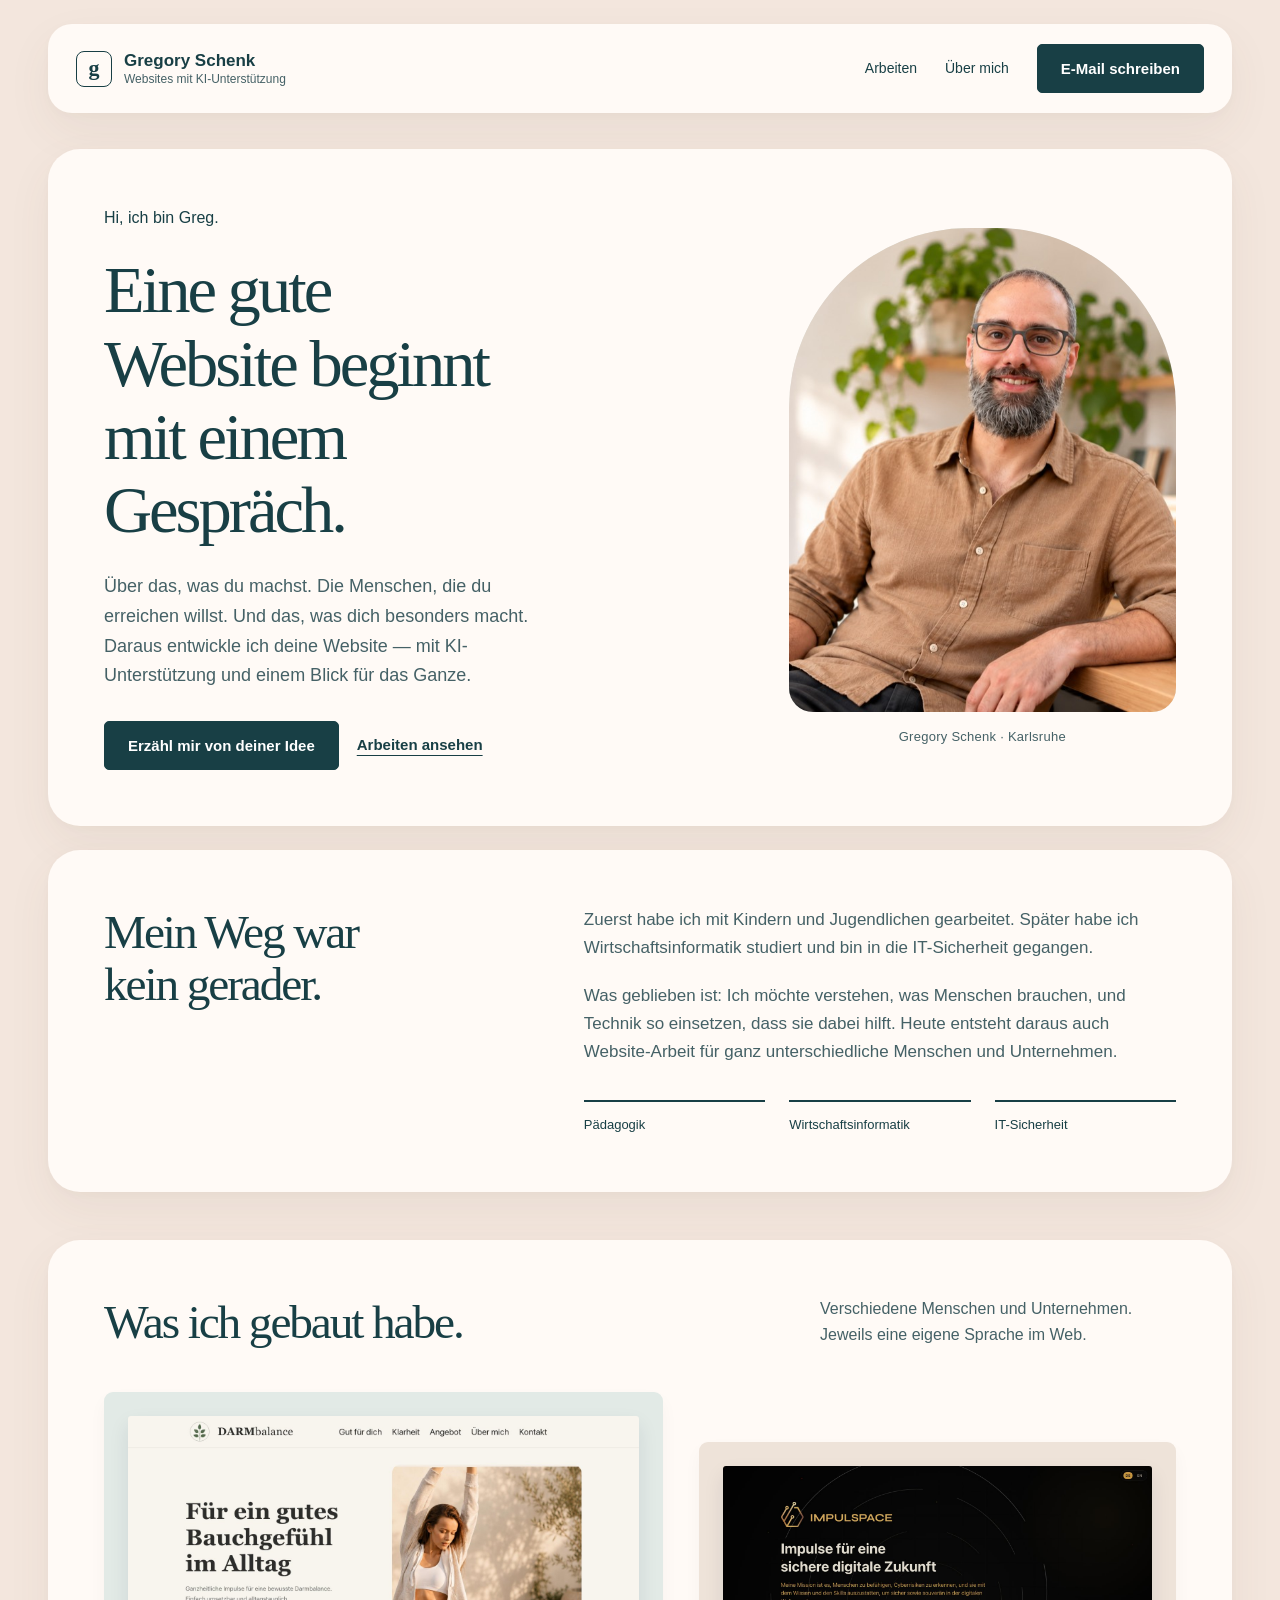
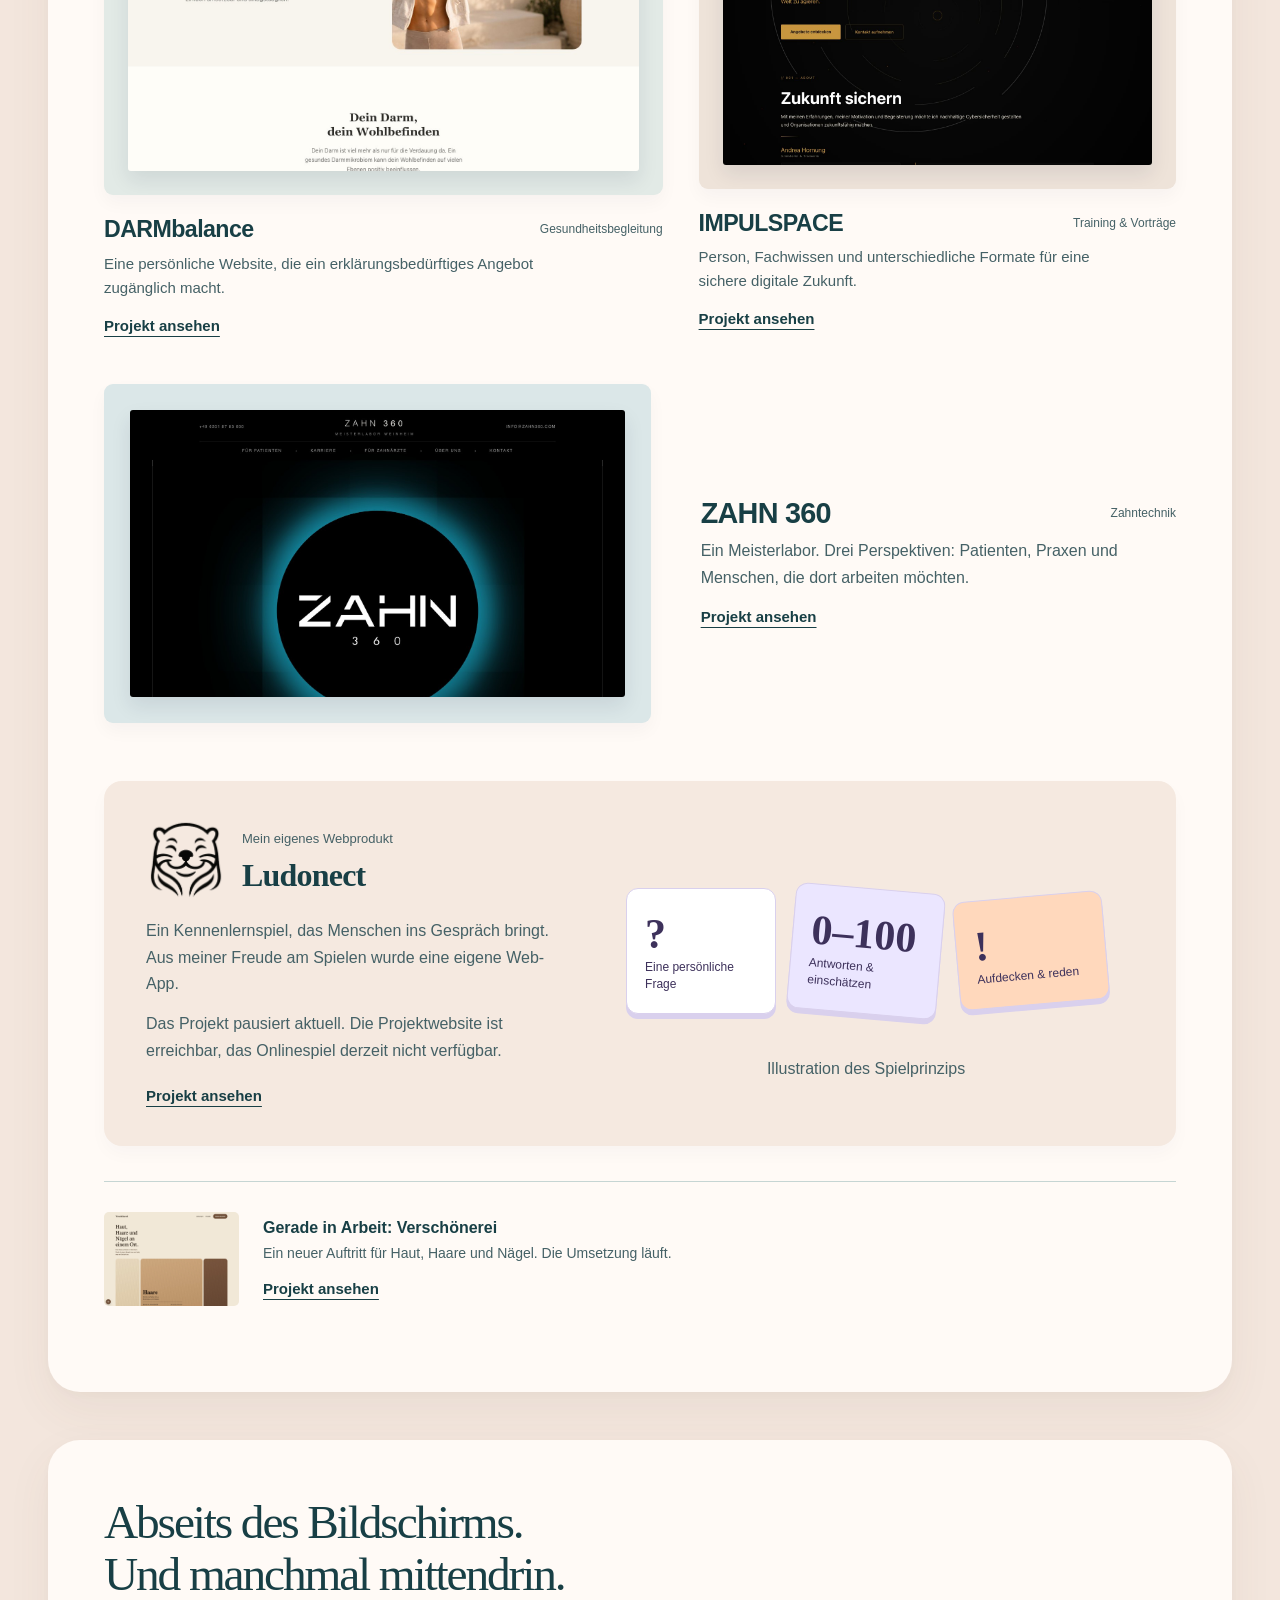
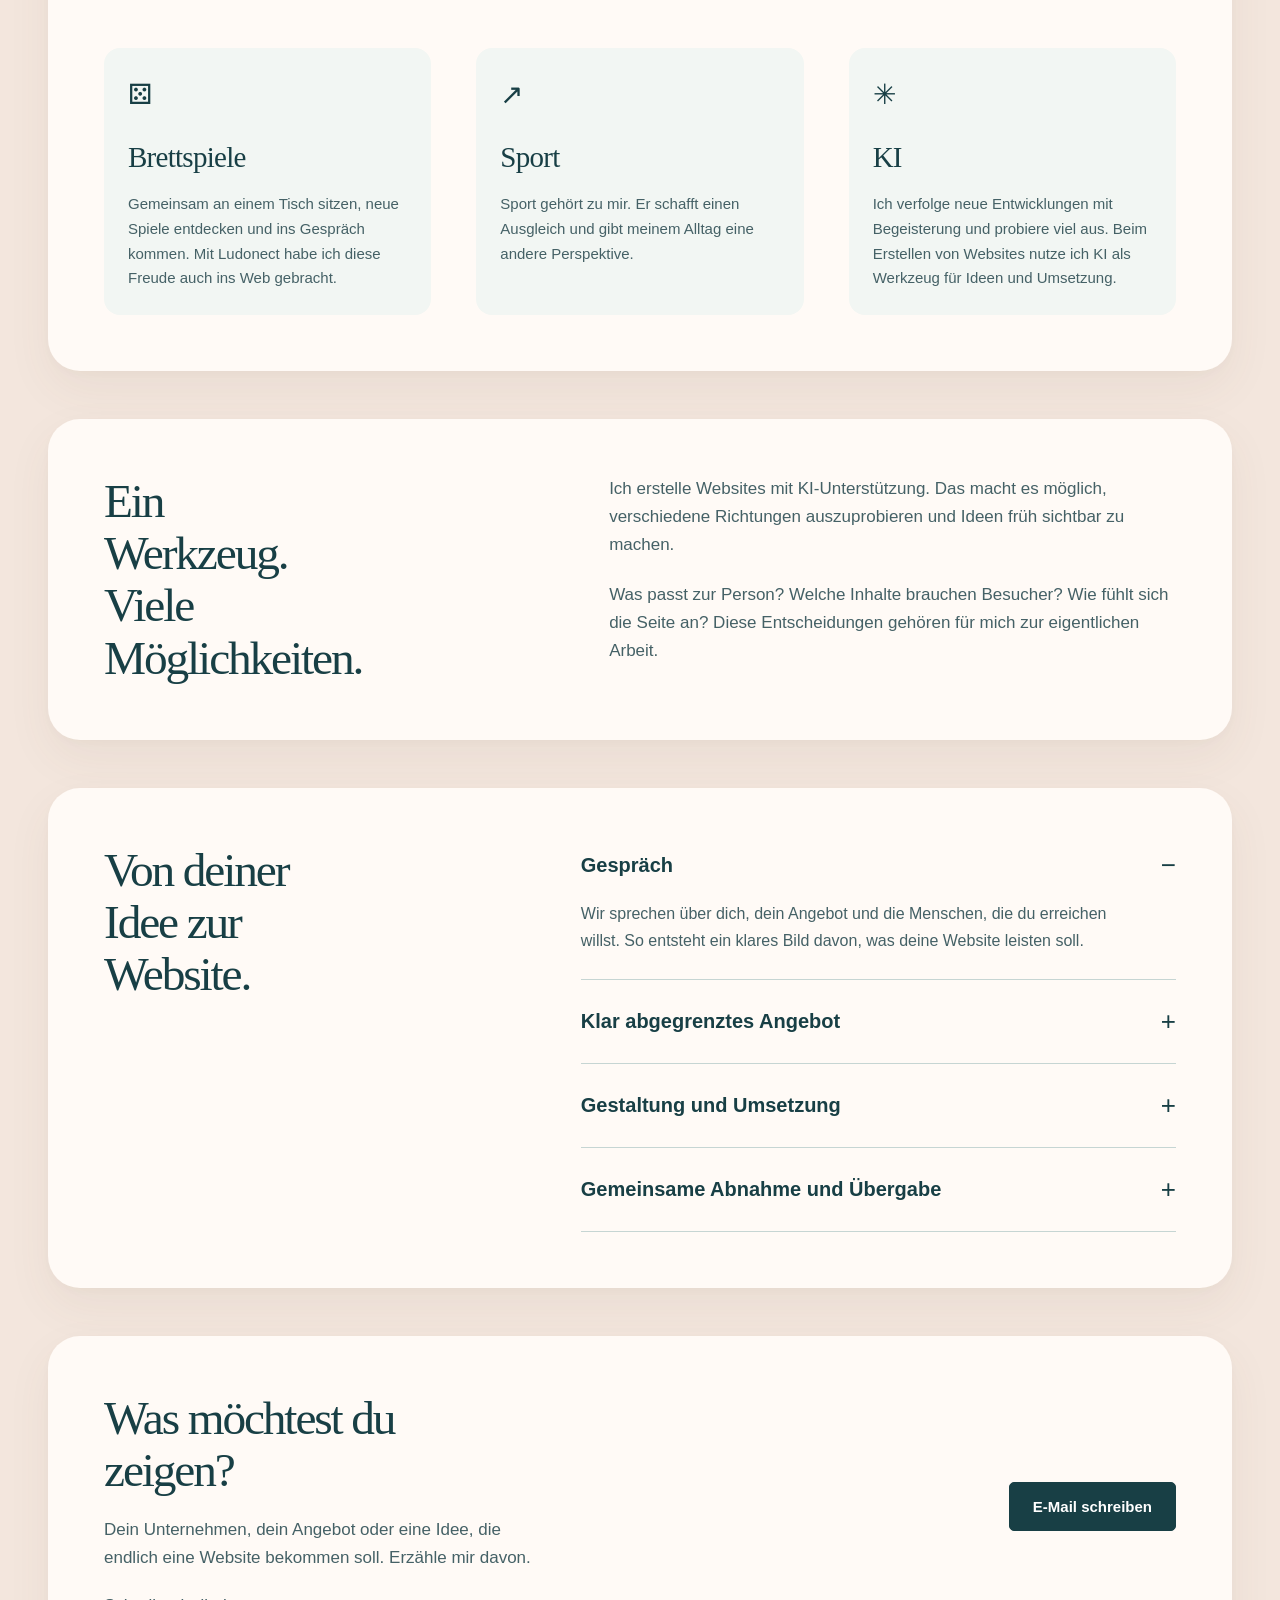
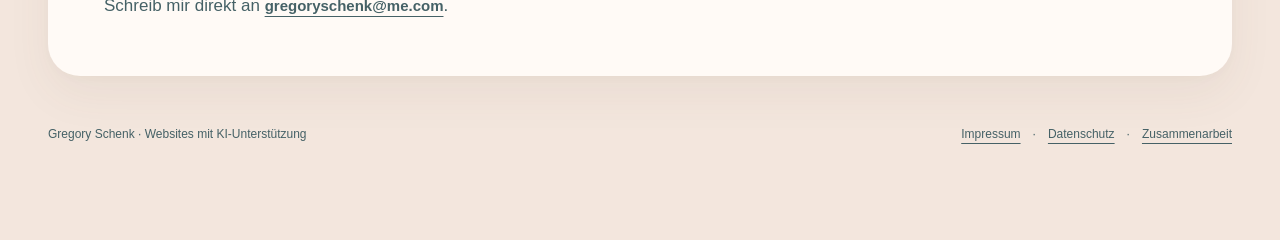
<file: index.html>
<!doctype html>
<html lang="de">
<head>
<meta charset="utf-8">
<meta name="viewport" content="width=device-width,initial-scale=1">
<title>Gregory Schenk · Persönliche Websites aus Karlsruhe</title>
<meta name="description" content="Gregory Schenk entwickelt in Karlsruhe persönliche Websites mit KI-Unterstützung – vom ersten Gespräch über Gestaltung und Umsetzung bis zur gemeinsamen Abnahme und Übergabe.">
<link rel="canonical" href="https://g-schenk.de/">
<link rel="stylesheet" href="assets/common.css">
<link rel="stylesheet" href="assets/floating.css">
<link rel="stylesheet" href="assets/site.css?v=projects-3">
<script src="assets/portfolio.js?v=projects-3" defer></script>
</head>
<body class="personal">
<a class="skip-link" href="#inhalt">Zum Inhalt</a>
<header class="site-header wrap">
  <a class="brand" href="#"><span class="brand-mark" aria-hidden="true">g</span><span>Gregory Schenk<small>Websites mit KI-Unterstützung</small></span></a>
  <nav class="nav" aria-label="Hauptnavigation"><a href="#arbeiten">Arbeiten</a><a href="#ueber">Über mich</a><a class="button" href="mailto:gregoryschenk@me.com">E-Mail schreiben</a></nav>
</header>
<main id="inhalt">
<section class="personal-hero">
  <div class="wrap personal-hero-grid">
    <div>
      <p class="hello">Hi, ich bin Greg.</p>
      <h1>Eine gute Website beginnt mit einem Gespräch.</h1>
      <p class="intro-copy">Über das, was du machst. Die Menschen, die du erreichen willst. Und das, was dich besonders macht. Daraus entwickle ich deine Website — mit KI-Unterstützung und einem Blick für das Ganze.</p>
      <div class="actions"><a class="button" href="mailto:gregoryschenk@me.com">Erzähl mir von deiner Idee</a><a class="text-link" href="#arbeiten">Arbeiten ansehen</a></div>
    </div>
    <figure class="hero-portrait">
      <img src="assets/gregory-schenk.jpg" width="1280" height="720" fetchpriority="high" decoding="async" alt="Gregory Schenk an seinem Schreibtisch">
      <figcaption>Gregory Schenk <span aria-hidden="true">·</span> Karlsruhe</figcaption>
    </figure>
  </div>
</section>
<section class="section" id="ueber">
  <div class="wrap story-grid">
    <h2>Mein Weg war kein gerader.</h2>
    <div class="story-copy">
      <p>Zuerst habe ich mit Kindern und Jugendlichen gearbeitet. Später habe ich Wirtschaftsinformatik studiert und bin in die IT-Sicherheit gegangen.</p>
      <p>Was geblieben ist: Ich möchte verstehen, was Menschen brauchen, und Technik so einsetzen, dass sie dabei hilft. Heute entsteht daraus auch Website-Arbeit für ganz unterschiedliche Menschen und Unternehmen.</p>
      <div class="story-path" aria-label="Stationen meines Wegs"><span>Pädagogik</span><span>Wirtschaftsinformatik</span><span>IT-Sicherheit</span></div>
    </div>
  </div>
</section>
<section id="arbeiten" class="section work-area">
  <div class="wrap">
    <div class="section-heading">
      <h2>Was ich gebaut habe.</h2>
      <p>Verschiedene Menschen und Unternehmen. Jeweils eine eigene Sprache im Web.</p>
    </div>
    <div class="work-grid">
      <article class="project darmbalance">
        <button type="button" class="project-shot" data-project="darmbalance" aria-label="Projekt DARMbalance ansehen"><img src="assets/darmbalance.jpg" width="1440" height="1000" loading="lazy" alt="Website-Ansicht von DARMbalance"></button>
        <div class="project-heading"><h3>DARMbalance</h3><span>Gesundheitsbegleitung</span></div>
        <p>Eine persönliche Website, die ein erklärungsbedürftiges Angebot zugänglich macht.</p>
        <button type="button" class="text-link" data-project="darmbalance">Projekt ansehen</button>
      </article>
      <article class="project impulspace">
        <button type="button" class="project-shot" data-project="impulspace" aria-label="Projekt IMPULSPACE ansehen"><img src="assets/impulspace.jpg" width="1440" height="1000" loading="lazy" alt="Website-Ansicht von IMPULSPACE"></button>
        <div class="project-heading"><h3>IMPULSPACE</h3><span>Training & Vorträge</span></div>
        <p>Person, Fachwissen und unterschiedliche Formate für eine sichere digitale Zukunft.</p>
        <button type="button" class="text-link" data-project="impulspace">Projekt ansehen</button>
      </article>
      <article class="project zahn360 project-wide">
        <button class="project-shot" data-project="zahn360" aria-label="Projekt ZAHN 360 ansehen"><img src="assets/zahn360.jpg" width="1440" height="1000" loading="lazy" alt="Website-Ansicht von ZAHN 360"></button>
        <div>
          <div class="project-heading"><h3>ZAHN 360</h3><span>Zahntechnik</span></div>
          <p>Ein Meisterlabor. Drei Perspektiven: Patienten, Praxen und Menschen, die dort arbeiten möchten.</p>
          <button class="text-link" data-project="zahn360">Projekt ansehen</button>
        </div>
      </article>
    </div>
    <article class="ludonect">
      <div>
        <div class="ludonect-heading">
          <img class="ludonect-otter" src="assets/ludonect-otter.png" width="319" height="340" loading="lazy" alt="Der Otter von Ludonect">
          <div><span class="quiet-label">Mein eigenes Webprodukt</span><h3>Ludonect</h3></div>
        </div>
        <p>Ein Kennenlernspiel, das Menschen ins Gespräch bringt. Aus meiner Freude am Spielen wurde eine eigene Web-App.</p>
        <p class="quiet-label" style="margin-top:14px">Das Projekt pausiert aktuell. Die Projektwebsite ist erreichbar, das Onlinespiel derzeit nicht verfügbar.</p>
        <button type="button" class="text-link" data-project="ludonect" style="margin-top:20px;display:inline-block" aria-label="Projekt Ludonect ansehen">Projekt ansehen</button>
      </div>
      <div>
        <div class="game-example" aria-label="Illustration des Spielprinzips: beantworten, einschätzen, aufdecken">
          <div class="game-tile"><strong>?</strong><span>Eine persönliche Frage</span></div>
          <div class="game-tile"><strong>0–100</strong><span>Antworten & einschätzen</span></div>
          <div class="game-tile"><strong>!</strong><span>Aufdecken & reden</span></div>
        </div>
        <p class="quiet-label" style="text-align:center">Illustration des Spielprinzips</p>
      </div>
    </article>
    <aside class="in-progress">
      <button class="text-link" data-project="verschoenerei" aria-label="Projekt Verschönerei ansehen"><img src="assets/verschoenerei.jpg" width="1440" height="1000" loading="lazy" alt="Ansicht des Website-Projekts Verschönerei"></button>
      <div><p><strong>Gerade in Arbeit: Verschönerei</strong>Ein neuer Auftritt für Haut, Haare und Nägel. Die Umsetzung läuft.</p><button type="button" class="text-link" data-project="verschoenerei">Projekt ansehen</button></div>
    </aside>
  </div>
</section>
<section class="section">
  <div class="wrap">
    <div class="section-heading"><h2>Abseits des Bildschirms.<br>Und manchmal mittendrin.</h2></div>
    <div class="personal-interests">
      <article><span class="interest-icon" aria-hidden="true">⚄</span><h3>Brettspiele</h3><p>Gemeinsam an einem Tisch sitzen, neue Spiele entdecken und ins Gespräch kommen. Mit Ludonect habe ich diese Freude auch ins Web gebracht.</p></article>
      <article><span class="interest-icon" aria-hidden="true">↗</span><h3>Sport</h3><p>Sport gehört zu mir. Er schafft einen Ausgleich und gibt meinem Alltag eine andere Perspektive.</p></article>
      <article><span class="interest-icon" aria-hidden="true">✳</span><h3>KI</h3><p>Ich verfolge neue Entwicklungen mit Begeisterung und probiere viel aus. Beim Erstellen von Websites nutze ich KI als Werkzeug für Ideen und Umsetzung.</p></article>
    </div>
  </div>
</section>
<section class="section about-band">
  <div class="wrap about-grid">
    <h2>Ein Werkzeug.<br>Viele Möglichkeiten.</h2>
    <div class="about-text">
      <p>Ich erstelle Websites mit KI-Unterstützung. Das macht es möglich, verschiedene Richtungen auszuprobieren und Ideen früh sichtbar zu machen.</p>
      <p>Was passt zur Person? Welche Inhalte brauchen Besucher? Wie fühlt sich die Seite an? Diese Entscheidungen gehören für mich zur eigentlichen Arbeit.</p>
    </div>
  </div>
</section>
<section class="section" id="zusammenarbeit">
  <div class="wrap process">
    <h2>Von deiner Idee zur Website.</h2>
    <div class="steps">
      <details open><summary>Gespräch</summary><p>Wir sprechen über dich, dein Angebot und die Menschen, die du erreichen willst. So entsteht ein klares Bild davon, was deine Website leisten soll.</p></details>
      <details><summary>Klar abgegrenztes Angebot</summary><p>Du erhältst ein individuelles Angebot mit klarem Umfang. Darin steht, was ich entwerfe und umsetze – so wissen wir beide, woran wir sind.</p></details>
      <details><summary>Gestaltung und Umsetzung</summary><p>Ich gestalte deine Website und setze sie mit KI-Unterstützung um. Texte, Bilder und Bedienung stimmen wir gemeinsam ab.</p></details>
      <details><summary>Gemeinsame Abnahme und Übergabe</summary><p>Zum Abschluss prüfen wir die fertige Website gemeinsam. Wenn alles passt, übergebe ich sie dir.</p></details>
    </div>
  </div>
</section>
<section class="contact-band" id="kontakt">
  <div class="wrap contact-inner">
    <div>
      <h2>Was möchtest du zeigen?</h2>
      <p>Dein Unternehmen, dein Angebot oder eine Idee, die endlich eine Website bekommen soll. Erzähle mir davon.</p>
      <p>Schreib mir direkt an <a class="text-link" href="mailto:gregoryschenk@me.com">gregoryschenk@me.com</a>.</p>
    </div>
    <a class="button" href="mailto:gregoryschenk@me.com">E-Mail schreiben</a>
  </div>
</section>
</main>
<footer class="footer wrap">
  <span>Gregory Schenk · Websites mit KI-Unterstützung</span>
  <nav aria-label="Rechtliches und Zusammenarbeit">
    <a href="impressum.html">Impressum</a>
    <span aria-hidden="true">·</span>
    <a href="datenschutz.html">Datenschutz</a>
    <span aria-hidden="true">·</span>
    <a href="#zusammenarbeit">Zusammenarbeit</a>
  </nav>
</footer>
<dialog id="project-dialog" aria-labelledby="project-title">
  <div class="dialog-inner">
    <div class="dialog-top">
      <h2 id="project-title">Projekt</h2>
      <button class="close-button" data-close aria-label="Projekt schließen">×</button>
    </div>
    <div id="project-body" class="dialog-body"></div>
  </div>
</dialog>
</body>
</html>
</file>
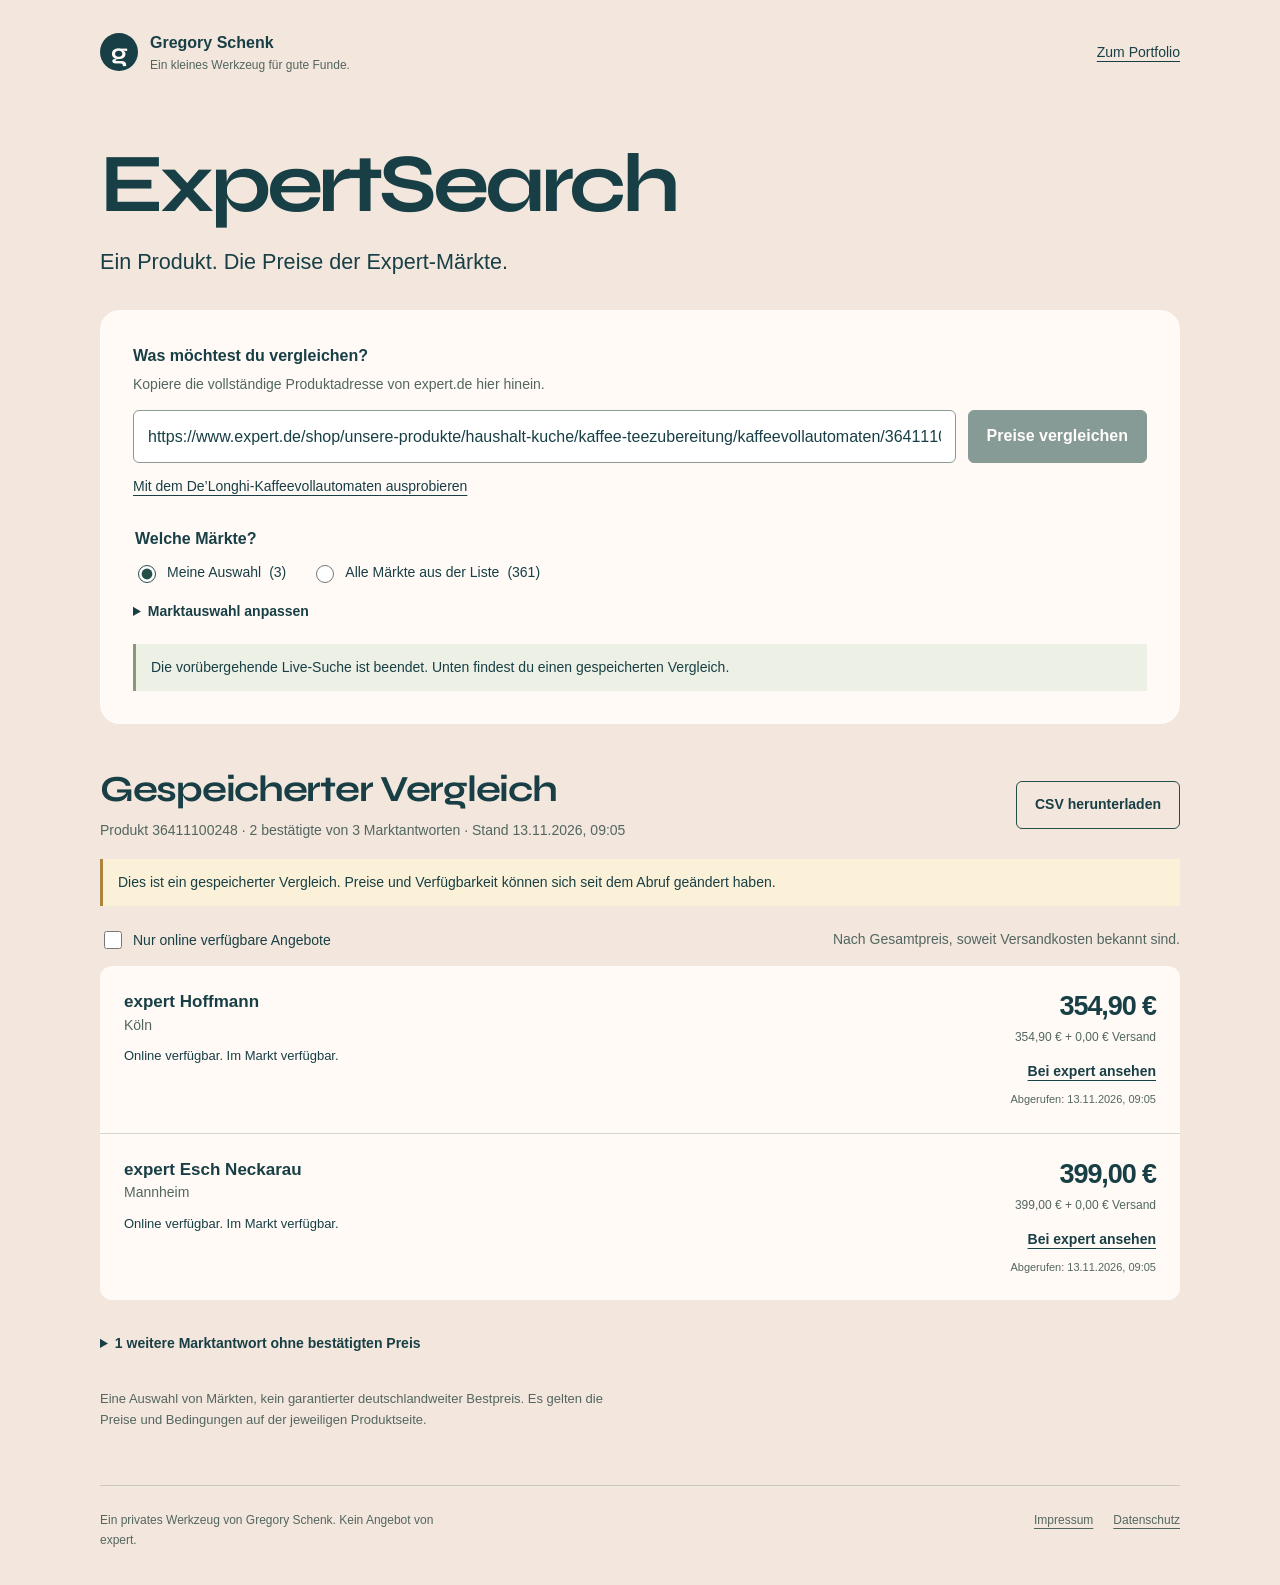
<file: expertsearch/index.html>
<!doctype html>
<html lang="de">
<head>
<meta charset="utf-8">
<meta name="viewport" content="width=device-width,initial-scale=1">
<meta name="robots" content="noindex">
<title>ExpertSearch · Gregory Schenk</title>
<meta name="description" content="Ein Produkt bei verschiedenen Expert-Märkten vergleichen: Preis, Versand und Verfügbarkeit im Blick.">
<link rel="stylesheet" href="./style.css">
<script type="module" src="./app.js?v=20261113-resilient-scan"></script>
</head>
<body>
<a class="skip" href="#suche">Zur Suche</a>
<header class="wrap"><a class="brand" href="/"><span class="brand-mark" aria-hidden="true">g</span><span>Gregory Schenk<small>Ein kleines Werkzeug für gute Funde.</small></span></a><a class="back" href="/">Zum Portfolio</a></header>
<main class="wrap" id="suche">
<section class="intro"><h1>ExpertSearch</h1><p>Ein Produkt. Die Preise der Expert-Märkte.</p></section>
<section class="search-panel" aria-label="Produkt und Märkte auswählen">
<form id="search-form">
<label class="field-label" for="product-url">Was möchtest du vergleichen?</label>
<p class="hint" id="url-hint">Kopiere die vollständige Produktadresse von expert.de hier hinein.</p>
<div class="url-row"><input id="product-url" type="url" name="product" autocomplete="off" spellcheck="false" aria-describedby="url-hint" required placeholder="https://www.expert.de/shop/…"><button class="primary" id="submit" type="submit" disabled>Preise vergleichen</button></div>
<button class="text-button" id="example" type="button">Mit dem De’Longhi-Kaffeevollautomaten ausprobieren</button>
<fieldset class="scope"><legend>Welche Märkte?</legend><label><input type="radio" name="scope" value="selected" checked> Meine Auswahl <span id="selected-count"></span></label><label><input type="radio" name="scope" value="all"> Alle Märkte aus der Liste <span id="all-count"></span></label></fieldset>
<details id="market-picker"><summary>Marktauswahl anpassen</summary><label class="field-label" for="market-filter">Markt oder Ort suchen</label><input id="market-filter" type="search" placeholder="Zum Beispiel Köln oder Hoffmann" autocomplete="off"><div class="picker-actions"><button type="button" class="text-button" id="select-visible">Angezeigte auswählen</button><button type="button" class="text-button" id="clear-selection">Auswahl leeren</button></div><div id="market-options" class="market-options"></div></details>
<p id="live-note" class="notice" role="status">Die Suche wird geladen …</p>
<p id="form-error" role="alert" class="error" hidden></p>
<div id="progress-section" hidden><div class="progress-row"><p id="progress-label" aria-live="polite"></p><button id="cancel" class="text-button" type="button">Abbrechen</button></div><progress id="progress" max="1" value="0"></progress></div>
</form>
</section>
<section id="results-section" class="results" aria-labelledby="results-title" hidden>
<div class="results-heading"><div><h2 id="results-title">Der Vergleich</h2><p id="results-context" class="hint"></p></div><button class="secondary" id="export" type="button">CSV herunterladen</button></div>
<p id="snapshot-note" class="saved-note" hidden>Dies ist ein gespeicherter Vergleich. Preise und Verfügbarkeit können sich seit dem Abruf geändert haben.</p>
<div class="results-tools"><label><input type="checkbox" id="online-only"> Nur online verfügbare Angebote</label><p class="hint">Nach Gesamtpreis, soweit Versandkosten bekannt sind.</p></div>
<button id="resume" class="secondary" type="button" hidden>Nicht erreichte Märkte weiterprüfen</button>
<div id="offers"></div>
<details class="other-results" id="other-results" hidden><summary id="other-summary">Weitere Marktantworten</summary><div id="other-offers"></div></details>
<p class="results-footnote">Eine Auswahl von Märkten, kein garantierter deutschlandweiter Bestpreis. Es gelten die Preise und Bedingungen auf der jeweiligen Produktseite.</p>
</section>
<noscript><p class="notice">Bitte aktiviere JavaScript, um die Marktauswahl und den gespeicherten Vergleich zu sehen.</p></noscript>
</main>
<footer class="wrap"><p>Ein privates Werkzeug von Gregory Schenk. Kein Angebot von expert.</p><nav aria-label="Rechtliches"><a href="/impressum.html">Impressum</a><a href="/datenschutz.html">Datenschutz</a></nav></footer>
</body>
</html>
</file>
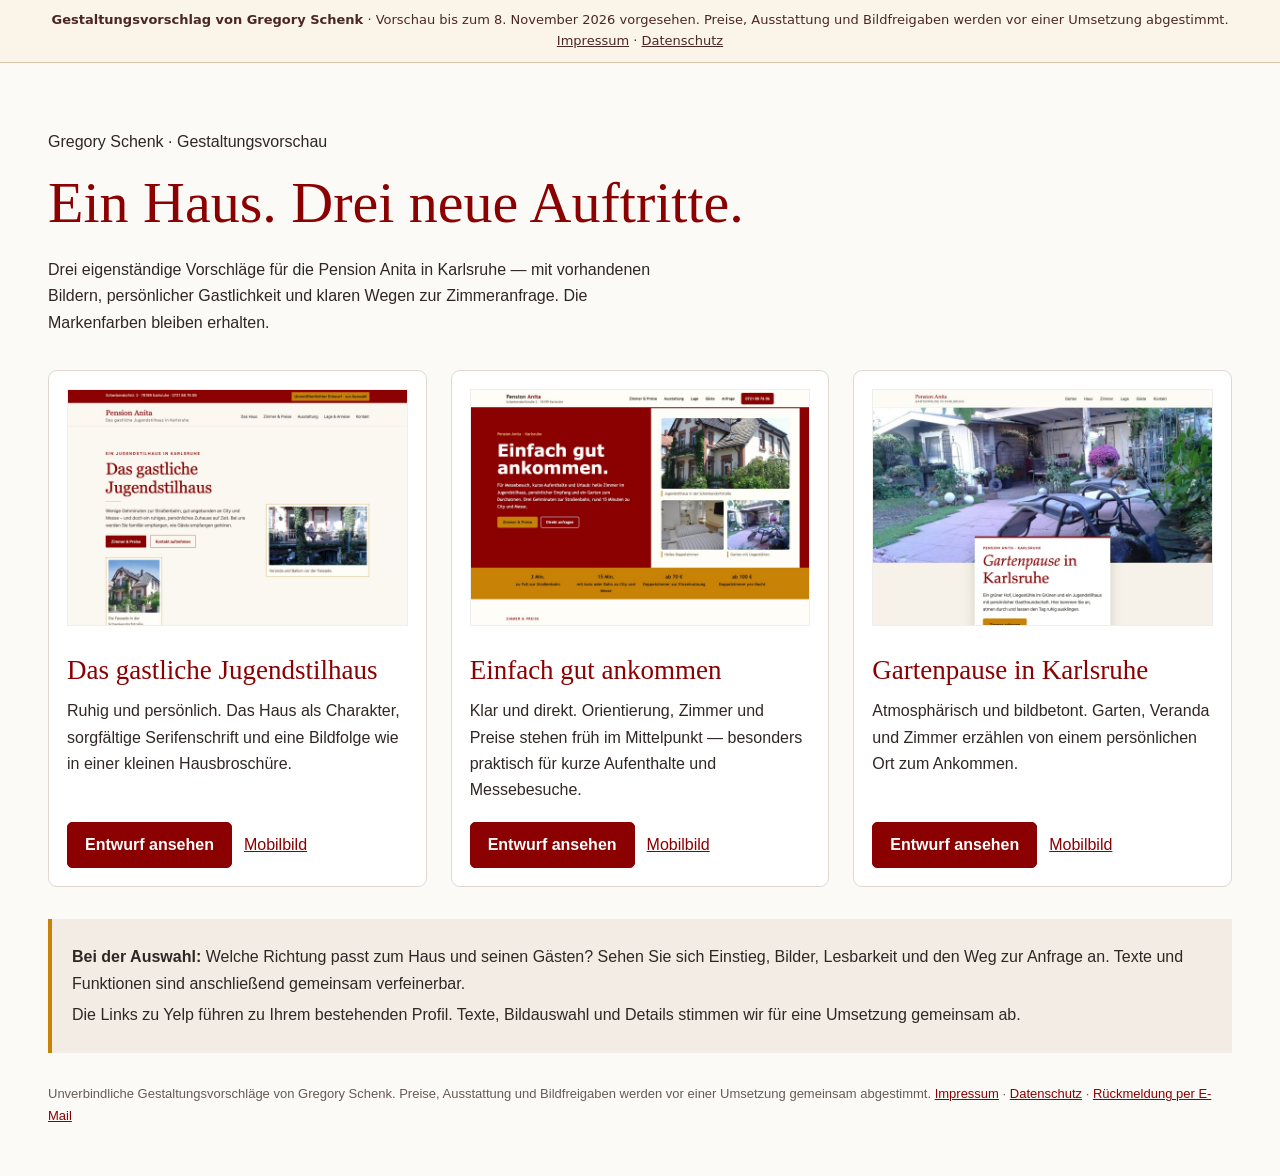
<file: preview-source/pension-anita/index.html>
<!doctype html><html lang="de"><head><meta charset="utf-8"><meta name="viewport" content="width=device-width,initial-scale=1"><title>Pension Anita · Drei Gestaltungsrichtungen</title><style>
:root{--red:#8b0000;--gold:#c88205;--ink:#302725;--paper:#fbfaf7}*{box-sizing:border-box}body{margin:0;font:16px/1.65 Avenir,"Trebuchet MS",sans-serif;color:var(--ink);background:var(--paper)}main{max-width:1240px;margin:auto;padding:50px 28px}h1{font:normal clamp(34px,5vw,58px)/1.1 Georgia,serif;color:var(--red);margin:14px 0 22px}h2{font:normal 27px/1.2 Georgia,serif;color:var(--red);margin:20px 0 12px}.intro{max-width:780px;margin-bottom:34px}.intro p{max-width:68ch}.concepts{display:grid;grid-template-columns:repeat(3,minmax(0,1fr));gap:24px}article{background:white;border:1px solid #dfd8d1;padding:18px;border-radius:9px;display:flex;flex-direction:column}article img{width:100%;aspect-ratio:1.44;object-fit:cover;object-position:top;border:1px solid #eee}article p{margin:0 0 18px}.links{display:flex;gap:12px;align-items:center;flex-wrap:wrap;margin-top:auto}a{color:#8b0000}.button{display:inline-flex;align-items:center;min-height:46px;padding:9px 17px;border:1px solid var(--red);border-radius:5px;color:white;background:var(--red);text-decoration:none;font-weight:bold}.swatches{display:flex;gap:9px;margin:22px 0}.swatches span{padding:6px 10px;border-radius:4px;background:#8b0000;color:white;font-size:13px}.swatches span:nth-child(2){background:#a30001}.swatches span:nth-child(3){background:#c88205;color:#30210a}.note{margin-top:32px;padding:20px;border-left:4px solid var(--gold);background:#f2ece4}.note p{margin:5px 0}footer{font-size:13px;margin-top:30px;color:#675b54}:focus-visible{outline:3px solid #a15c00;outline-offset:4px}@media(max-width:850px){.concepts{grid-template-columns:1fr}article{max-width:650px}.concepts img{max-height:360px}main{padding:30px 18px}}
</style><meta name="robots" content="noindex,nofollow,noarchive,noimageindex"><meta name="referrer" content="no-referrer"></head><body><aside aria-label="Hinweis zur Gestaltungsvorschau" style="position:relative;z-index:2147483001;box-sizing:border-box;padding:10px 20px;background:#fbf5e9;color:#4b2724;font:13px/1.6 system-ui,sans-serif;text-align:center;border-bottom:1px solid #d7c5aa"><strong>Gestaltungsvorschlag von Gregory Schenk</strong> · Vorschau bis zum 8. November 2026 vorgesehen. Preise, Ausstattung und Bildfreigaben werden vor einer Umsetzung abgestimmt. <a href="https://g-schenk.de/impressum.html" style="color:inherit">Impressum</a> · <a href="https://g-schenk.de/datenschutz.html" style="color:inherit">Datenschutz</a></aside><main><div class="intro"><p>Gregory Schenk · Gestaltungsvorschau</p><h1>Ein Haus. Drei neue Auftritte.</h1><p>Drei eigenständige Vorschläge für die Pension Anita in Karlsruhe — mit vorhandenen Bildern, persönlicher Gastlichkeit und klaren Wegen zur Zimmeranfrage. Die Markenfarben bleiben erhalten.</p></div>
<section class="concepts" aria-label="Drei Entwürfe">
<article><a href="entwurf-a.html"><img src="previews/a-desktop.jpg" alt="Vorschau Das gastliche Jugendstilhaus"></a><h2>Das gastliche Jugendstilhaus</h2><p>Ruhig und persönlich. Das Haus als Charakter, sorgfältige Serifenschrift und eine Bildfolge wie in einer kleinen Hausbroschüre.</p><div class="links"><a class="button" href="entwurf-a.html">Entwurf ansehen</a><a href="previews/a-mobile.jpg">Mobilbild</a></div></article>
<article><a href="entwurf-b.html"><img src="previews/b-desktop.jpg" alt="Vorschau Einfach gut ankommen"></a><h2>Einfach gut ankommen</h2><p>Klar und direkt. Orientierung, Zimmer und Preise stehen früh im Mittelpunkt — besonders praktisch für kurze Aufenthalte und Messebesuche.</p><div class="links"><a class="button" href="entwurf-b.html">Entwurf ansehen</a><a href="previews/b-mobile.jpg">Mobilbild</a></div></article>
<article><a href="entwurf-c.html"><img src="previews/c-desktop.jpg" alt="Vorschau Gartenpause in Karlsruhe"></a><h2>Gartenpause in Karlsruhe</h2><p>Atmosphärisch und bildbetont. Garten, Veranda und Zimmer erzählen von einem persönlichen Ort zum Ankommen.</p><div class="links"><a class="button" href="entwurf-c.html">Entwurf ansehen</a><a href="previews/c-mobile.jpg">Mobilbild</a></div></article>
</section><div class="note"><p><strong>Bei der Auswahl:</strong> Welche Richtung passt zum Haus und seinen Gästen? Sehen Sie sich Einstieg, Bilder, Lesbarkeit und den Weg zur Anfrage an. Texte und Funktionen sind anschließend gemeinsam verfeinerbar.</p><p>Die Links zu Yelp führen zu Ihrem bestehenden Profil. Texte, Bildauswahl und Details stimmen wir für eine Umsetzung gemeinsam ab.</p></div><footer>Unverbindliche Gestaltungsvorschläge von Gregory Schenk. Preise, Ausstattung und Bildfreigaben werden vor einer Umsetzung gemeinsam abgestimmt. <a href="https://g-schenk.de/impressum.html">Impressum</a> · <a href="https://g-schenk.de/datenschutz.html">Datenschutz</a> · <a href="mailto:gregoryschenk@me.com">Rückmeldung per E-Mail</a></footer></main></body></html>
</file>
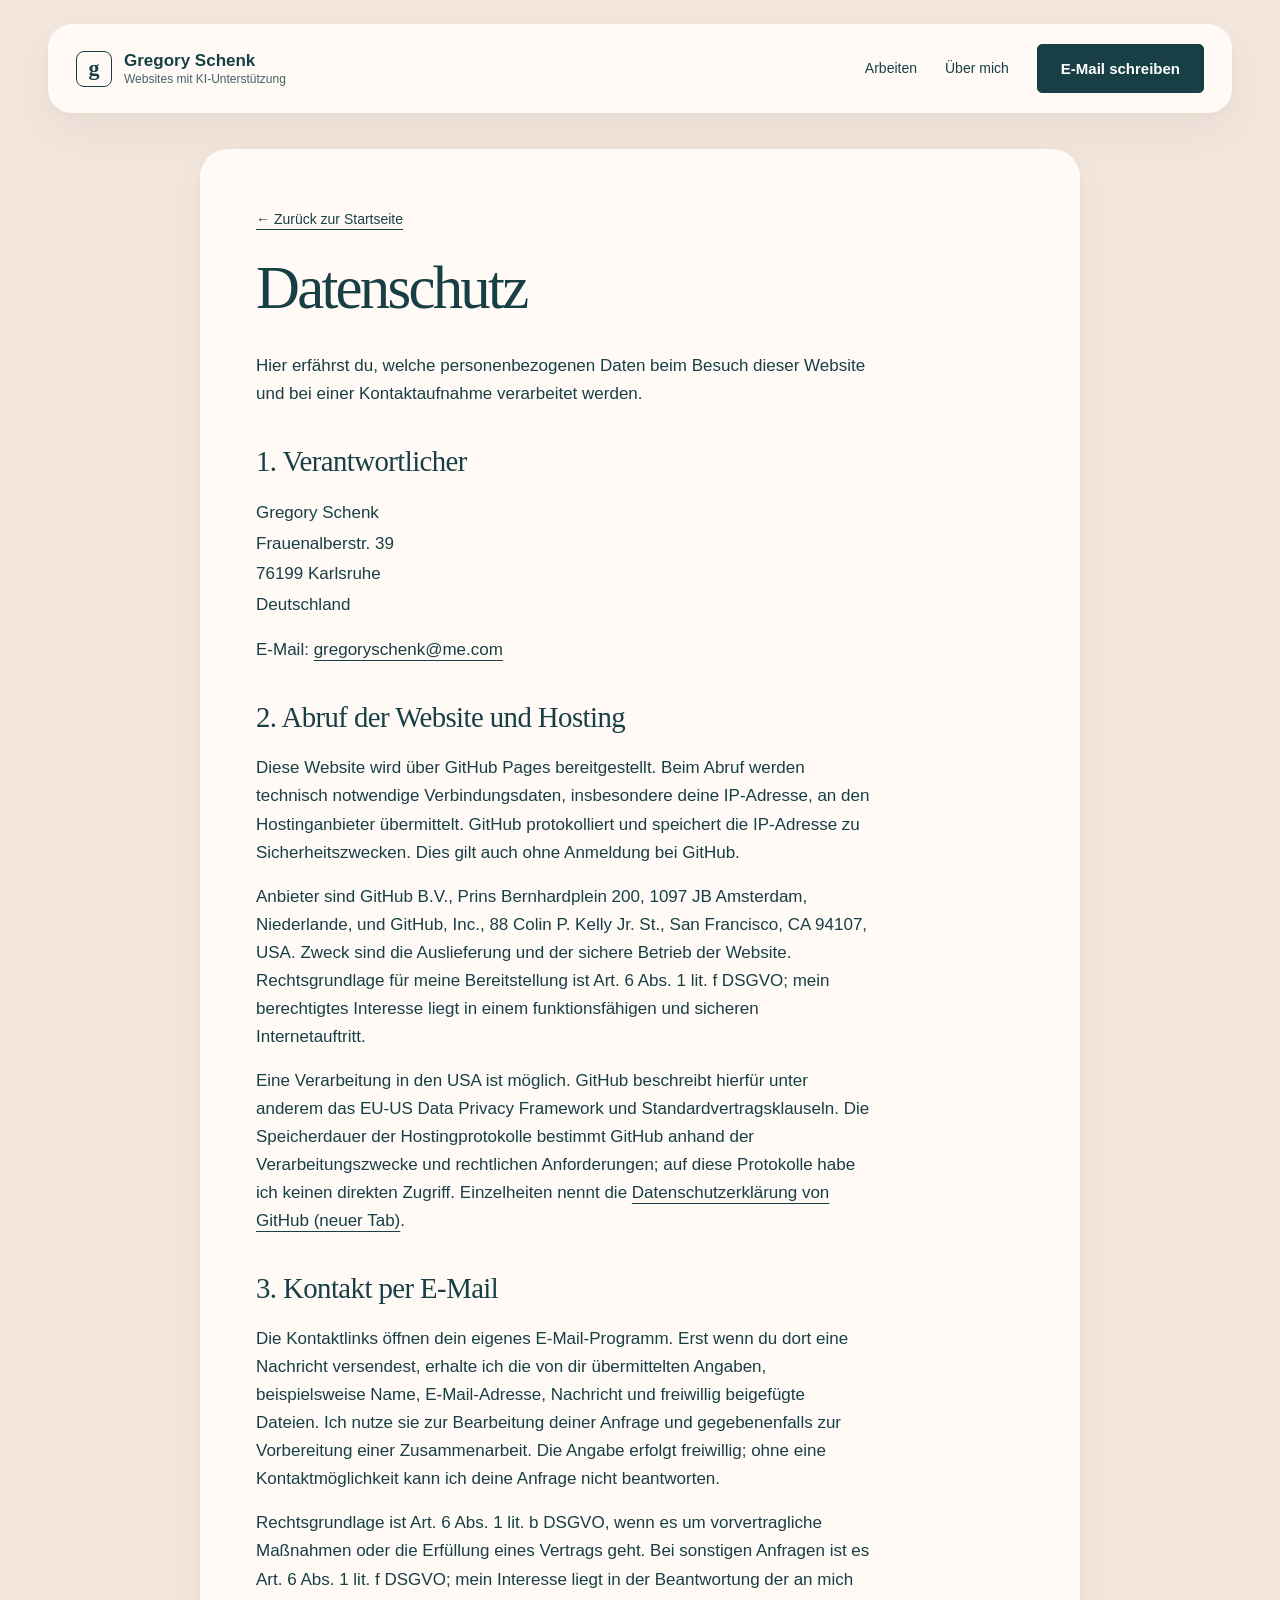
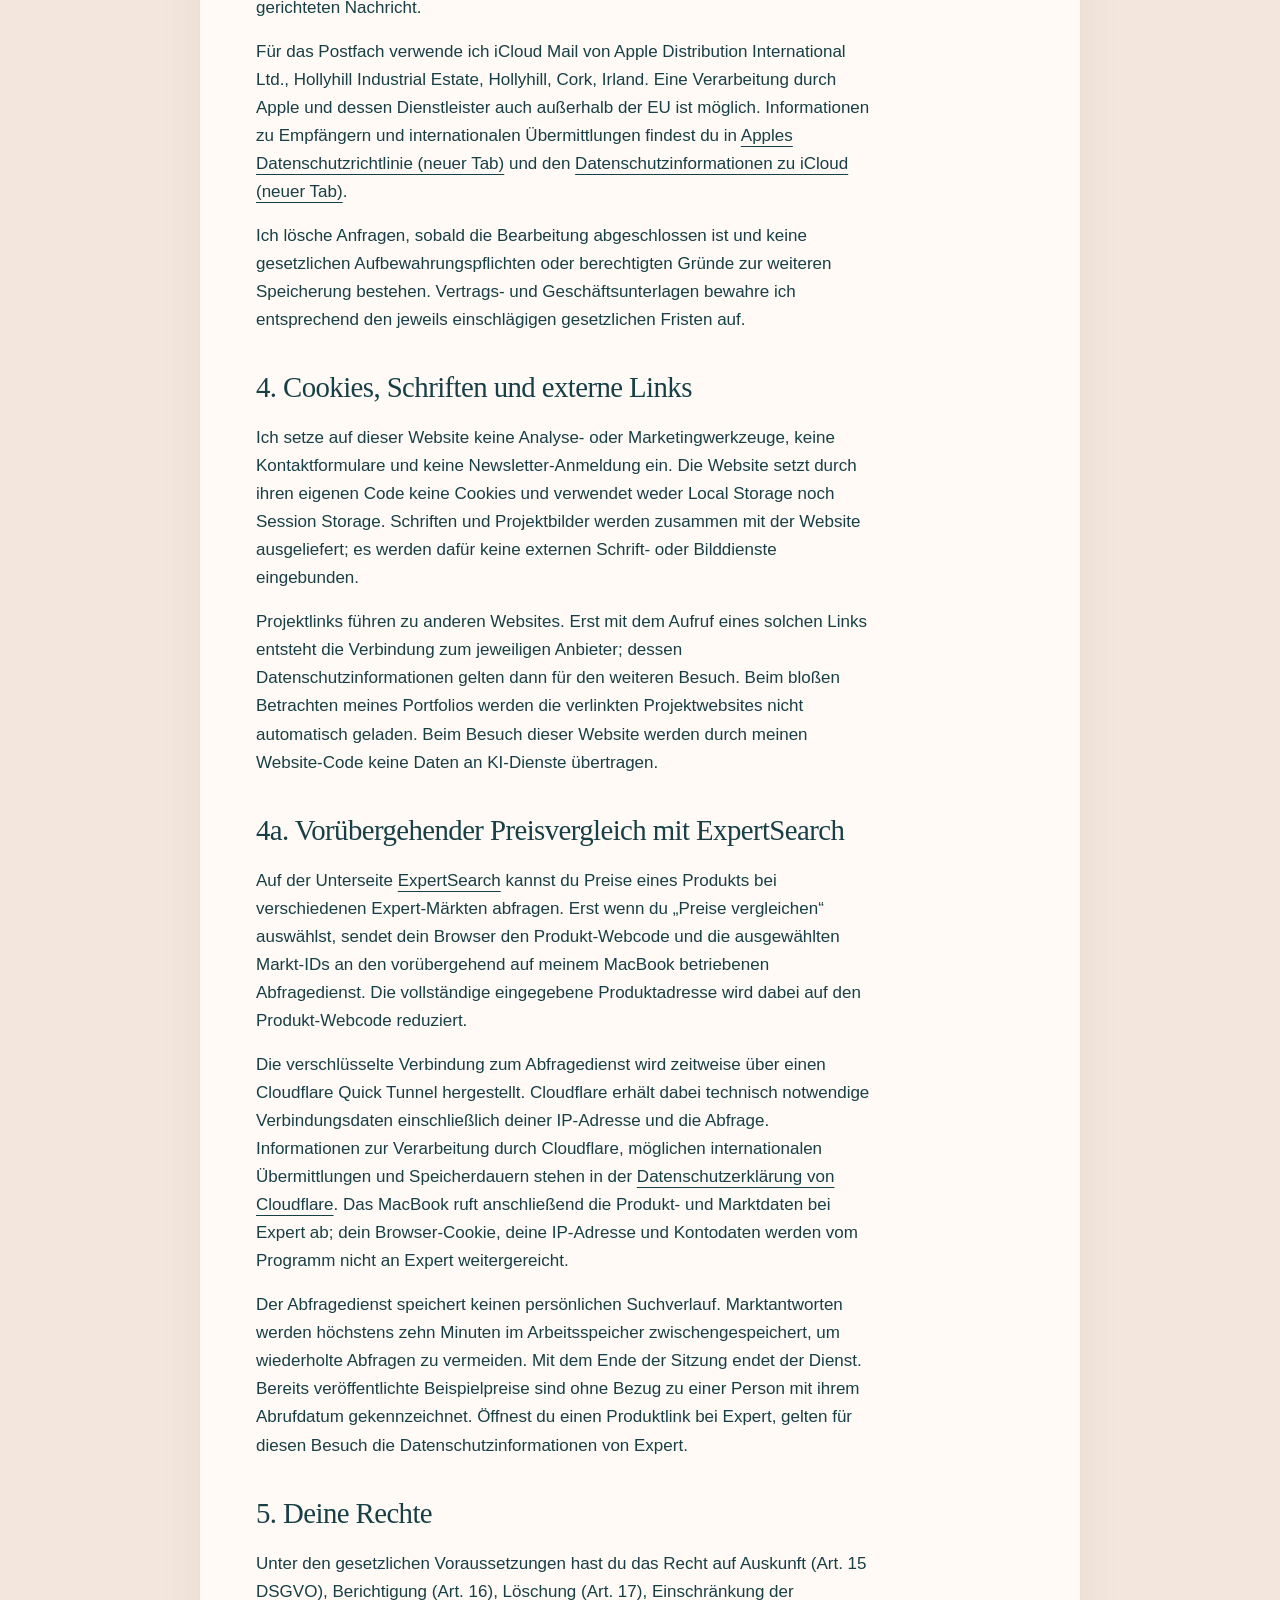
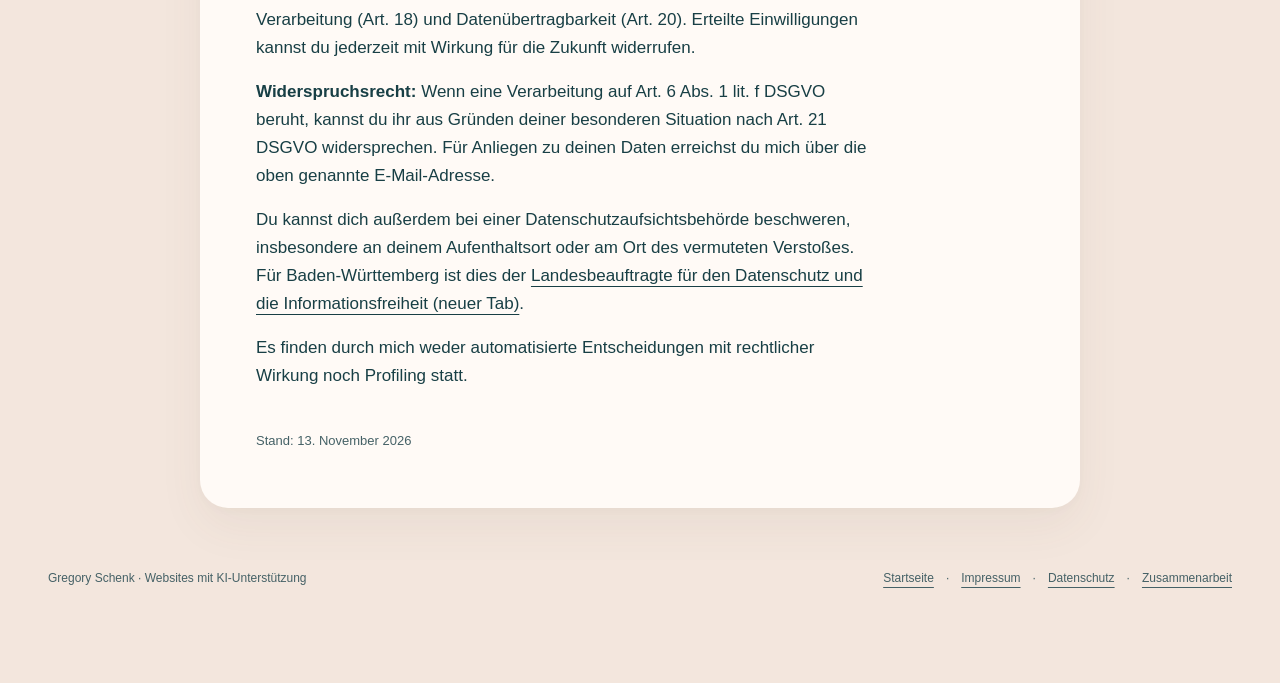
<file: datenschutz.html>
<!doctype html><html lang="de"><head><meta charset="utf-8"><meta name="viewport" content="width=device-width,initial-scale=1"><meta name="robots" content="noindex,follow"><title>Datenschutz · Gregory Schenk</title><meta name="description" content="Informationen zur Verarbeitung personenbezogener Daten beim Besuch der Website und bei E-Mail-Anfragen."><link rel="canonical" href="https://g-schenk.de/datenschutz.html"><link rel="stylesheet" href="assets/common.css"><link rel="stylesheet" href="assets/floating.css"><link rel="stylesheet" href="assets/site.css"></head><body class="personal"><a class="skip-link" href="#inhalt">Zum Inhalt</a><header class="site-header wrap"><a class="brand" href="./"><span class="brand-mark" aria-hidden="true">g</span><span>Gregory Schenk<small>Websites mit KI-Unterstützung</small></span></a><nav class="nav" aria-label="Hauptnavigation"><a href="./#arbeiten">Arbeiten</a><a href="./#ueber">Über mich</a><a class="button" href="mailto:gregoryschenk@me.com">E-Mail schreiben</a></nav></header><main id="inhalt" class="legal-content"><a class="legal-back" href="./">← Zurück zur Startseite</a><h1>Datenschutz</h1><p>Hier erfährst du, welche personenbezogenen Daten beim Besuch dieser Website und bei einer Kontaktaufnahme verarbeitet werden.</p>
<section><h2>1. Verantwortlicher</h2><address>Gregory Schenk<br>Frauenalberstr. 39<br>76199 Karlsruhe<br>Deutschland</address><p>E-Mail: <a href="mailto:gregoryschenk@me.com">gregoryschenk@me.com</a></p></section>
<section><h2>2. Abruf der Website und Hosting</h2><p>Diese Website wird über GitHub Pages bereitgestellt. Beim Abruf werden technisch notwendige Verbindungsdaten, insbesondere deine IP-Adresse, an den Hostinganbieter übermittelt. GitHub protokolliert und speichert die IP-Adresse zu Sicherheitszwecken. Dies gilt auch ohne Anmeldung bei GitHub.</p><p>Anbieter sind GitHub B.V., Prins Bernhardplein 200, 1097 JB Amsterdam, Niederlande, und GitHub, Inc., 88 Colin P. Kelly Jr. St., San Francisco, CA 94107, USA. Zweck sind die Auslieferung und der sichere Betrieb der Website. Rechtsgrundlage für meine Bereitstellung ist Art. 6 Abs. 1 lit. f DSGVO; mein berechtigtes Interesse liegt in einem funktionsfähigen und sicheren Internetauftritt.</p><p>Eine Verarbeitung in den USA ist möglich. GitHub beschreibt hierfür unter anderem das EU-US Data Privacy Framework und Standardvertragsklauseln. Die Speicherdauer der Hostingprotokolle bestimmt GitHub anhand der Verarbeitungszwecke und rechtlichen Anforderungen; auf diese Protokolle habe ich keinen direkten Zugriff. Einzelheiten nennt die <a href="https://docs.github.com/en/site-policy/privacy-policies/github-general-privacy-statement" target="_blank" rel="noopener noreferrer">Datenschutzerklärung von GitHub (neuer Tab)</a>.</p></section>
<section><h2>3. Kontakt per E-Mail</h2><p>Die Kontaktlinks öffnen dein eigenes E-Mail-Programm. Erst wenn du dort eine Nachricht versendest, erhalte ich die von dir übermittelten Angaben, beispielsweise Name, E-Mail-Adresse, Nachricht und freiwillig beigefügte Dateien. Ich nutze sie zur Bearbeitung deiner Anfrage und gegebenenfalls zur Vorbereitung einer Zusammenarbeit. Die Angabe erfolgt freiwillig; ohne eine Kontaktmöglichkeit kann ich deine Anfrage nicht beantworten.</p><p>Rechtsgrundlage ist Art. 6 Abs. 1 lit. b DSGVO, wenn es um vorvertragliche Maßnahmen oder die Erfüllung eines Vertrags geht. Bei sonstigen Anfragen ist es Art. 6 Abs. 1 lit. f DSGVO; mein Interesse liegt in der Beantwortung der an mich gerichteten Nachricht.</p><p>Für das Postfach verwende ich iCloud Mail von Apple Distribution International Ltd., Hollyhill Industrial Estate, Hollyhill, Cork, Irland. Eine Verarbeitung durch Apple und dessen Dienstleister auch außerhalb der EU ist möglich. Informationen zu Empfängern und internationalen Übermittlungen findest du in <a href="https://www.apple.com/legal/privacy/de-ww/" target="_blank" rel="noopener noreferrer">Apples Datenschutzrichtlinie (neuer Tab)</a> und den <a href="https://www.apple.com/de/legal/privacy/data/de/apple-account/" target="_blank" rel="noopener noreferrer">Datenschutzinformationen zu iCloud (neuer Tab)</a>.</p><p>Ich lösche Anfragen, sobald die Bearbeitung abgeschlossen ist und keine gesetzlichen Aufbewahrungspflichten oder berechtigten Gründe zur weiteren Speicherung bestehen. Vertrags- und Geschäftsunterlagen bewahre ich entsprechend den jeweils einschlägigen gesetzlichen Fristen auf.</p></section>
<section><h2>4. Cookies, Schriften und externe Links</h2><p>Ich setze auf dieser Website keine Analyse- oder Marketingwerkzeuge, keine Kontaktformulare und keine Newsletter-Anmeldung ein. Die Website setzt durch ihren eigenen Code keine Cookies und verwendet weder Local Storage noch Session Storage. Schriften und Projektbilder werden zusammen mit der Website ausgeliefert; es werden dafür keine externen Schrift- oder Bilddienste eingebunden.</p><p>Projektlinks führen zu anderen Websites. Erst mit dem Aufruf eines solchen Links entsteht die Verbindung zum jeweiligen Anbieter; dessen Datenschutzinformationen gelten dann für den weiteren Besuch. Beim bloßen Betrachten meines Portfolios werden die verlinkten Projektwebsites nicht automatisch geladen. Beim Besuch dieser Website werden durch meinen Website-Code keine Daten an KI-Dienste übertragen.</p></section>
<section><h2>4a. Vorübergehender Preisvergleich mit ExpertSearch</h2><p>Auf der Unterseite <a href="/expertsearch/">ExpertSearch</a> kannst du Preise eines Produkts bei verschiedenen Expert-Märkten abfragen. Erst wenn du „Preise vergleichen“ auswählst, sendet dein Browser den Produkt-Webcode und die ausgewählten Markt-IDs an den vorübergehend auf meinem MacBook betriebenen Abfragedienst. Die vollständige eingegebene Produktadresse wird dabei auf den Produkt-Webcode reduziert.</p><p>Die verschlüsselte Verbindung zum Abfragedienst wird zeitweise über einen Cloudflare Quick Tunnel hergestellt. Cloudflare erhält dabei technisch notwendige Verbindungsdaten einschließlich deiner IP-Adresse und die Abfrage. Informationen zur Verarbeitung durch Cloudflare, möglichen internationalen Übermittlungen und Speicherdauern stehen in der <a href="https://www.cloudflare.com/privacypolicy/" target="_blank" rel="noopener noreferrer">Datenschutzerklärung von Cloudflare</a>. Das MacBook ruft anschließend die Produkt- und Marktdaten bei Expert ab; dein Browser-Cookie, deine IP-Adresse und Kontodaten werden vom Programm nicht an Expert weitergereicht.</p><p>Der Abfragedienst speichert keinen persönlichen Suchverlauf. Marktantworten werden höchstens zehn Minuten im Arbeitsspeicher zwischengespeichert, um wiederholte Abfragen zu vermeiden. Mit dem Ende der Sitzung endet der Dienst. Bereits veröffentlichte Beispielpreise sind ohne Bezug zu einer Person mit ihrem Abrufdatum gekennzeichnet. Öffnest du einen Produktlink bei Expert, gelten für diesen Besuch die Datenschutzinformationen von Expert.</p></section><section><h2>5. Deine Rechte</h2><p>Unter den gesetzlichen Voraussetzungen hast du das Recht auf Auskunft (Art. 15 DSGVO), Berichtigung (Art. 16), Löschung (Art. 17), Einschränkung der Verarbeitung (Art. 18) und Datenübertragbarkeit (Art. 20). Erteilte Einwilligungen kannst du jederzeit mit Wirkung für die Zukunft widerrufen.</p><p><strong>Widerspruchsrecht:</strong> Wenn eine Verarbeitung auf Art. 6 Abs. 1 lit. f DSGVO beruht, kannst du ihr aus Gründen deiner besonderen Situation nach Art. 21 DSGVO widersprechen. Für Anliegen zu deinen Daten erreichst du mich über die oben genannte E-Mail-Adresse.</p><p>Du kannst dich außerdem bei einer Datenschutzaufsichtsbehörde beschweren, insbesondere an deinem Aufenthaltsort oder am Ort des vermuteten Verstoßes. Für Baden-Württemberg ist dies der <a href="https://www.baden-wuerttemberg.datenschutz.de/" target="_blank" rel="noopener noreferrer">Landesbeauftragte für den Datenschutz und die Informationsfreiheit (neuer Tab)</a>.</p><p>Es finden durch mich weder automatisierte Entscheidungen mit rechtlicher Wirkung noch Profiling statt.</p></section><p class="legal-date">Stand: 13. November 2026</p></main><footer class="footer wrap"><span>Gregory Schenk · Websites mit KI-Unterstützung</span><nav aria-label="Rechtliches und Zusammenarbeit"><a href="./">Startseite</a> · <a href="impressum.html">Impressum</a> · <a href="datenschutz.html">Datenschutz</a> · <a href="./#zusammenarbeit">Zusammenarbeit</a></nav></footer></body></html>
</file>
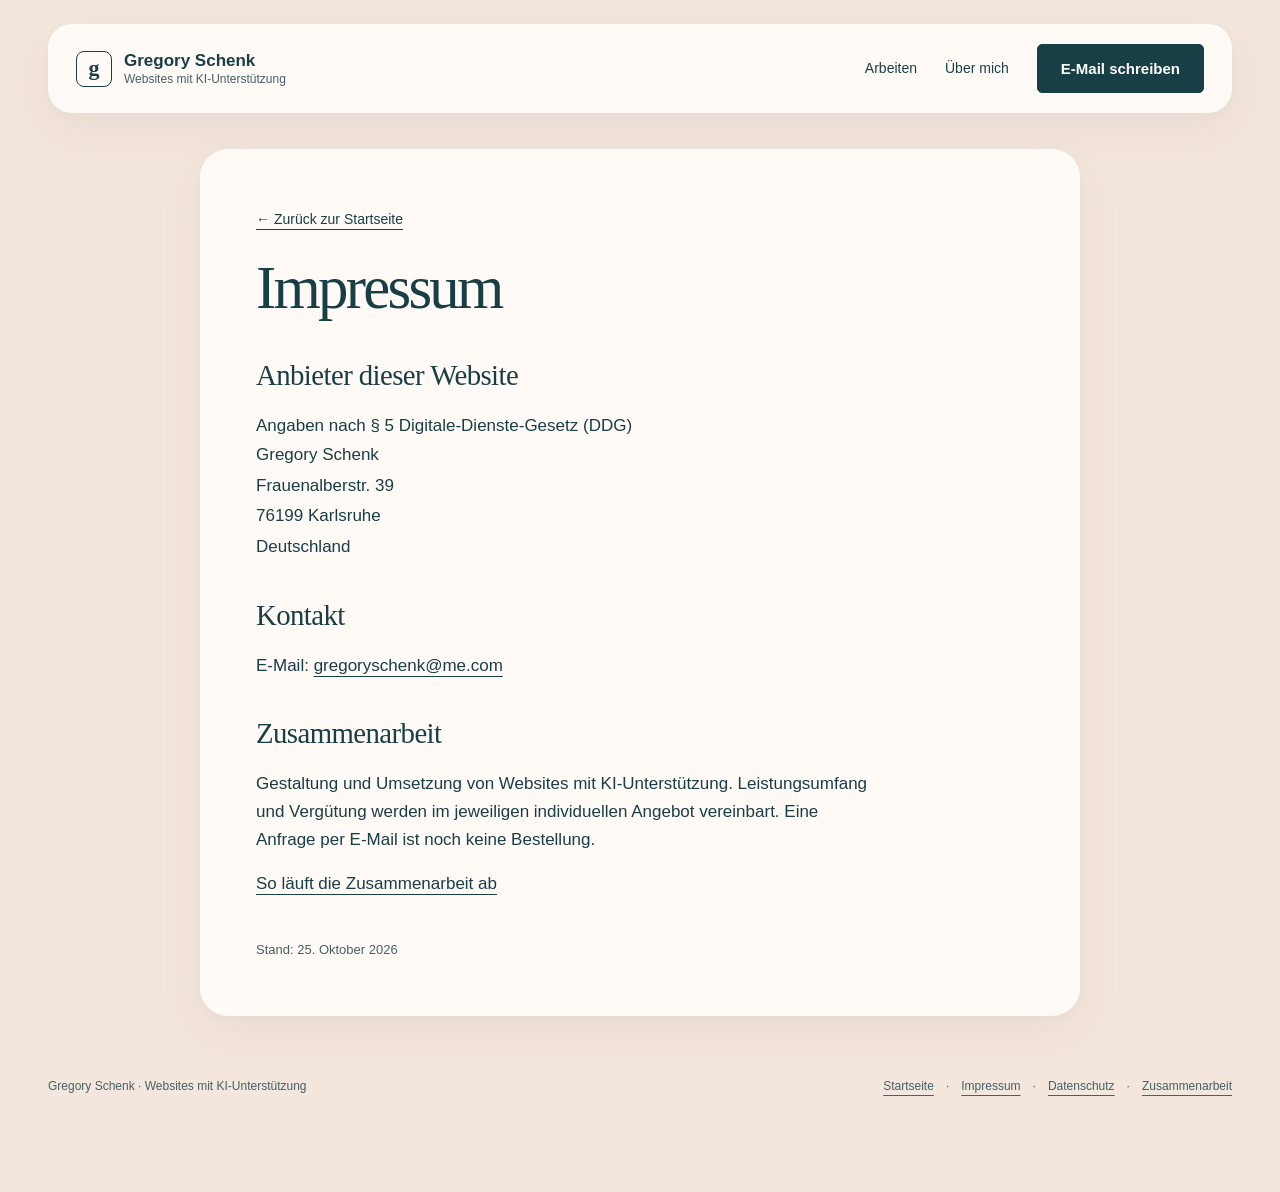
<file: impressum.html>
<!doctype html><html lang="de"><head><meta charset="utf-8"><meta name="viewport" content="width=device-width,initial-scale=1"><meta name="robots" content="noindex,follow"><title>Impressum · Gregory Schenk</title><meta name="description" content="Anbieterangaben und Kontakt von Gregory Schenk."><link rel="canonical" href="https://g-schenk.de/impressum.html"><link rel="stylesheet" href="assets/common.css"><link rel="stylesheet" href="assets/floating.css"><link rel="stylesheet" href="assets/site.css"></head><body class="personal"><a class="skip-link" href="#inhalt">Zum Inhalt</a><header class="site-header wrap"><a class="brand" href="./"><span class="brand-mark" aria-hidden="true">g</span><span>Gregory Schenk<small>Websites mit KI-Unterstützung</small></span></a><nav class="nav" aria-label="Hauptnavigation"><a href="./#arbeiten">Arbeiten</a><a href="./#ueber">Über mich</a><a class="button" href="mailto:gregoryschenk@me.com">E-Mail schreiben</a></nav></header><main id="inhalt" class="legal-content"><a class="legal-back" href="./">← Zurück zur Startseite</a><h1>Impressum</h1><section><h2>Anbieter dieser Website</h2><p>Angaben nach § 5 Digitale-Dienste-Gesetz (DDG)</p><address>Gregory Schenk<br>Frauenalberstr. 39<br>76199 Karlsruhe<br>Deutschland</address></section><section><h2>Kontakt</h2><p>E-Mail: <a href="mailto:gregoryschenk@me.com">gregoryschenk@me.com</a></p></section><section><h2>Zusammenarbeit</h2><p>Gestaltung und Umsetzung von Websites mit KI-Unterstützung. Leistungsumfang und Vergütung werden im jeweiligen individuellen Angebot vereinbart. Eine Anfrage per E-Mail ist noch keine Bestellung.</p><p><a href="./#zusammenarbeit">So läuft die Zusammenarbeit ab</a></p></section><p class="legal-date">Stand: 25. Oktober 2026</p></main><footer class="footer wrap"><span>Gregory Schenk · Websites mit KI-Unterstützung</span><nav aria-label="Rechtliches und Zusammenarbeit"><a href="./">Startseite</a> · <a href="impressum.html">Impressum</a> · <a href="datenschutz.html">Datenschutz</a> · <a href="./#zusammenarbeit">Zusammenarbeit</a></nav></footer></body></html>
</file>
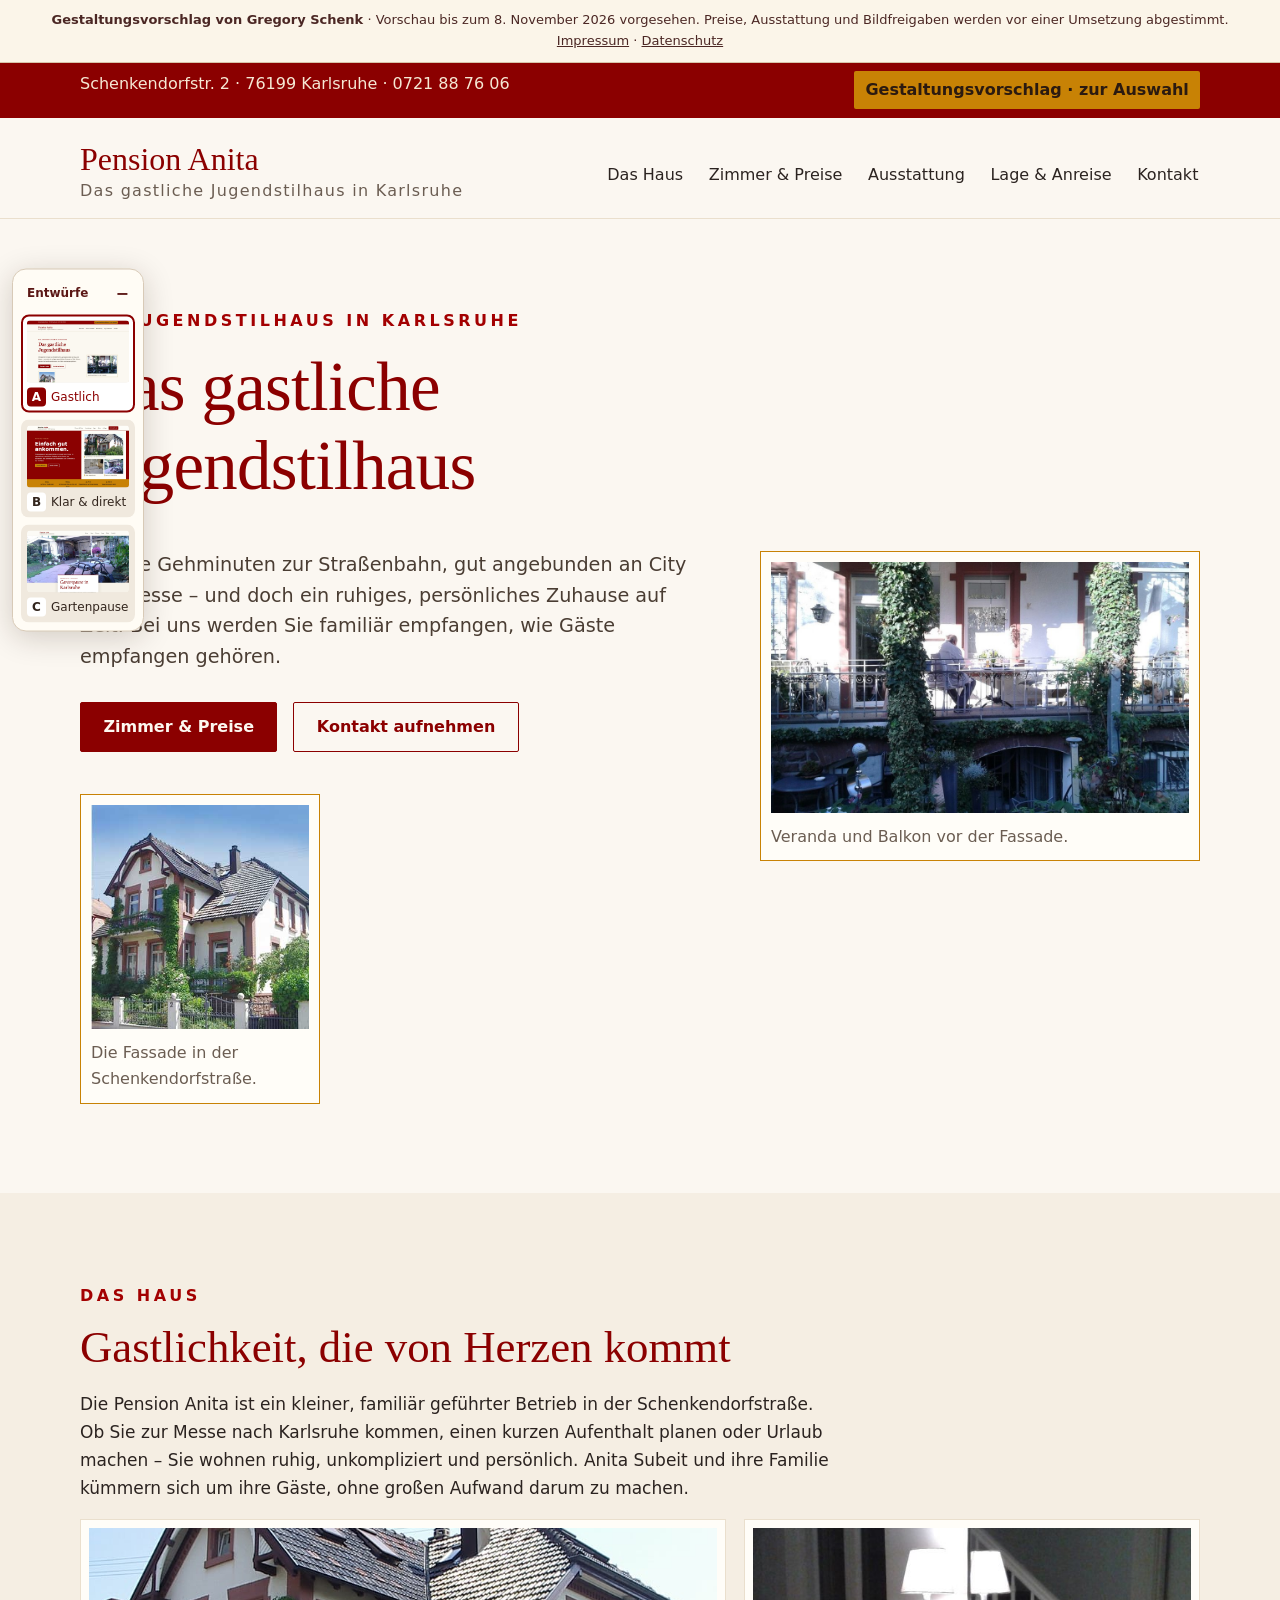
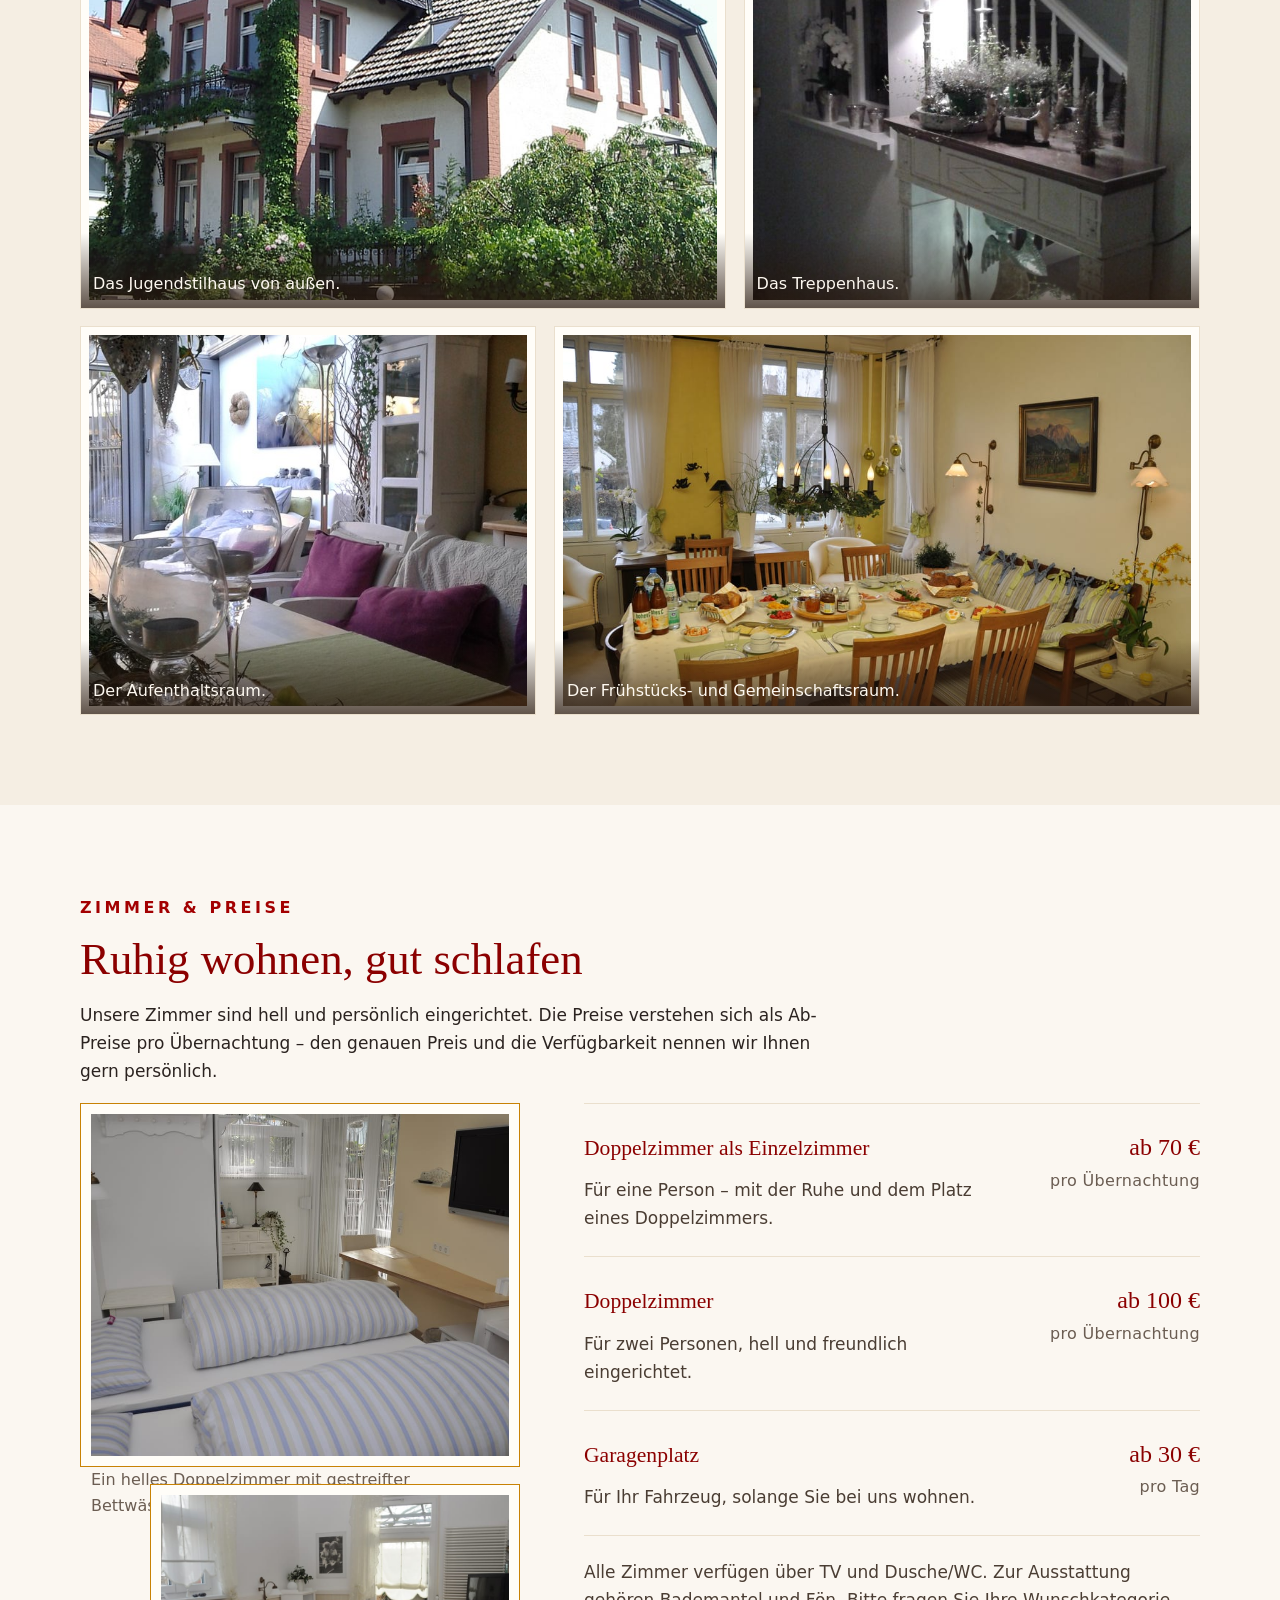
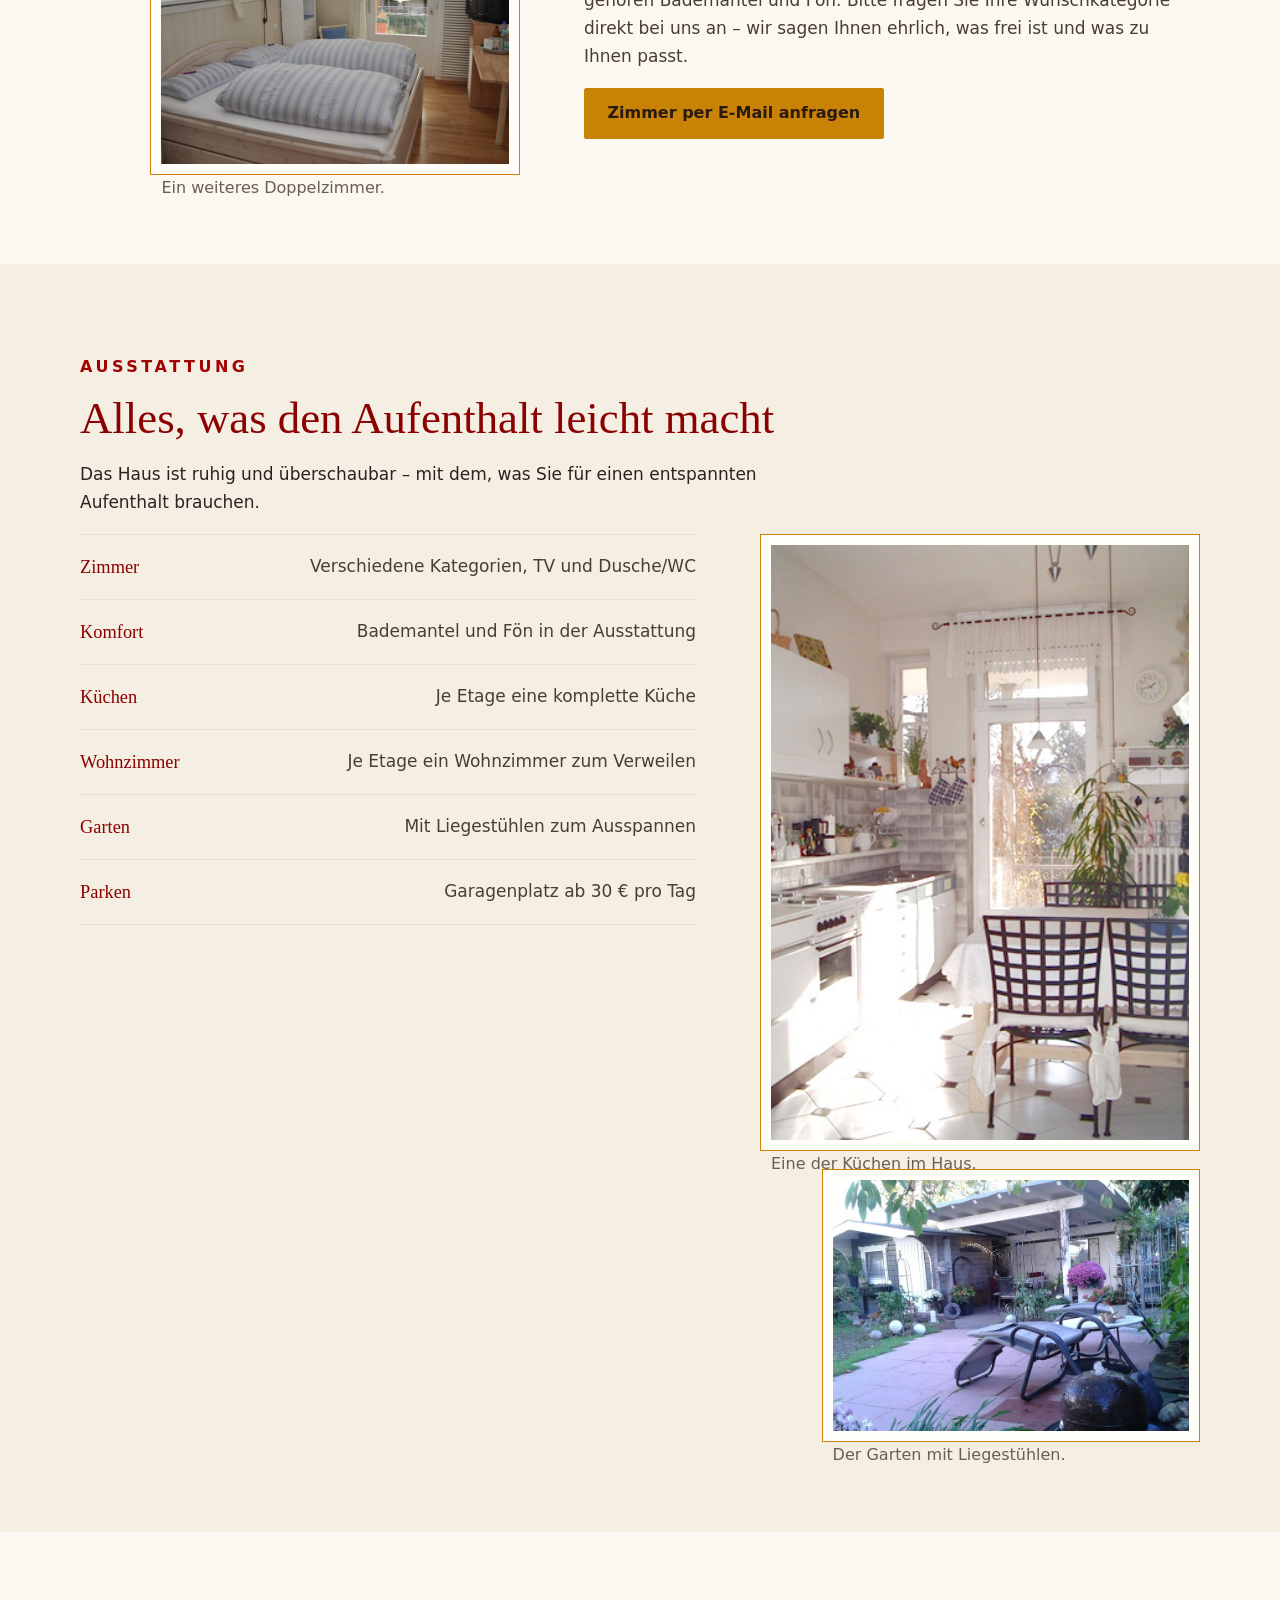
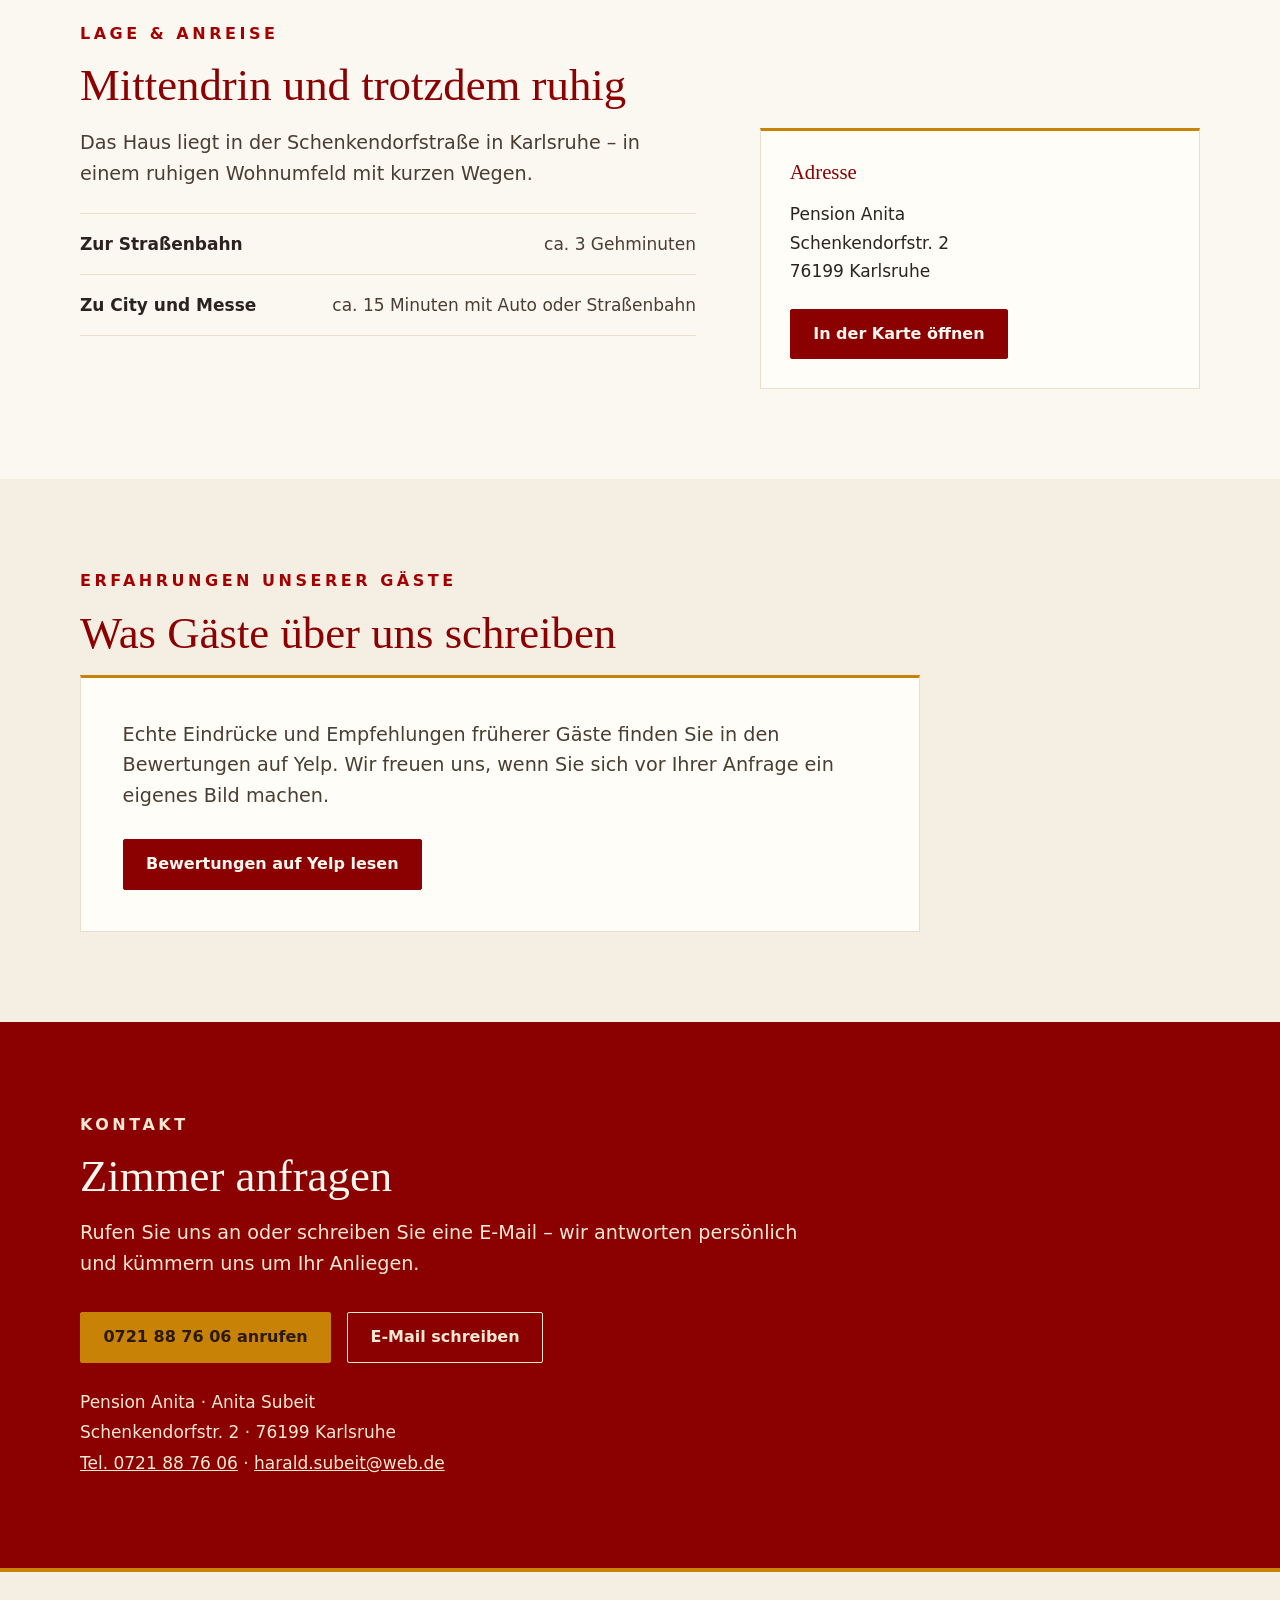
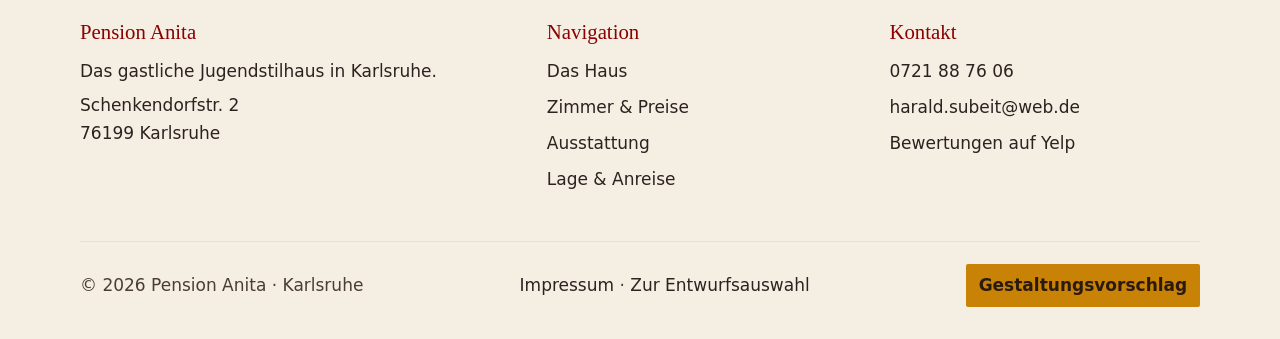
<file: preview-source/pension-anita/entwurf-a.html>
<!doctype html>
<html lang="de">
<head>
<meta charset="utf-8">
<meta name="viewport" content="width=device-width, initial-scale=1">
<title>Pension Anita · Das gastliche Jugendstilhaus in Karlsruhe</title>
<meta name="description" content="Pension Anita in Karlsruhe: familiär geführtes Jugendstilhaus mit Zimmern, Küchen je Etage und Garten. Schenkendorfstr. 2, 76199 Karlsruhe. Zimmeranfrage per Telefon oder E-Mail.">
<style>
*{box-sizing:border-box}
html{scroll-behavior:smooth}
@media (prefers-reduced-motion:reduce){
  html{scroll-behavior:auto}
  *,*::before,*::after{transition:none!important}
}
body{margin:0;font-family:system-ui,-apple-system,"Segoe UI",Roboto,Arial,sans-serif;font-size:17px;line-height:1.65;color:#2b2320;background:#fbf7f1}
img{max-width:100%;display:block;height:auto}
a{color:#8b0000}
:focus-visible{outline:3px solid #c88205;outline-offset:3px}
.skip{position:absolute;left:-9999px;top:0;z-index:100;background:#8b0000;color:#fdf8f0;padding:.8rem 1.2rem}
.skip:focus{left:0}
.wrap{width:min(1120px,92vw);margin-inline:auto}
.section{padding:clamp(3.5rem,7vw,6.5rem) 0}
.tint{background:#f5eee3}
.kicker{font-size:1rem;letter-spacing:.22em;text-transform:uppercase;color:#a30001;font-weight:600;margin:0 0 .8rem}
.rule{width:64px;height:1px;background:#c88205;margin:1.2rem 0 1.5rem}
h1,h2,h3{font-family:Georgia,Cambria,"Times New Roman",serif;font-weight:400;color:#8b0000;line-height:1.15;margin:0 0 1rem}
h1{font-size:clamp(2.5rem,5.5vw,4.3rem);letter-spacing:-.01em;text-wrap:balance}
h2{font-size:clamp(1.9rem,3.5vw,2.8rem);text-wrap:balance}
h3{font-size:1.3rem}
p{margin:0 0 1.1rem}
.lead{font-size:1.2rem;line-height:1.6;color:#4a3d33}
.frame{border:1px solid #c88205;padding:10px;background:#fffdf8}
.frame img{width:100%;height:100%;object-fit:cover}
figure{margin:0}
figcaption{font-size:1rem;color:#6b5d52;margin-top:.7rem}
.btn{display:inline-flex;align-items:center;justify-content:center;min-height:44px;padding:.7rem 1.4rem;border:1px solid #8b0000;background:#8b0000;color:#fdf8f0;text-decoration:none;border-radius:2px;font-weight:600;font-size:1rem}
.btn:hover{background:#a30001;border-color:#a30001;color:#fdf8f0}
.btn.ghost{background:transparent;color:#8b0000}
.btn.ghost:hover{background:#8b0000;color:#fdf8f0}
.btn.gold{background:#c88205;border-color:#c88205;color:#2b1a10}
.btn.gold:hover{background:#b57403;border-color:#b57403;color:#2b1a10}
/* Kopfbereich */
.topbar{background:#8b0000;color:#f6e8d4;font-size:1rem}
.topbar-inner{display:flex;justify-content:space-between;gap:1rem;flex-wrap:wrap;padding:.55rem 0}
.topbar a{color:#f6e8d4;text-decoration:none}
.topbar a:hover{text-decoration:underline}
.draft-link{background:#c88205;color:#2b1a10;padding:.35rem .7rem;border-radius:2px;font-weight:600}
.draft-link:hover{color:#2b1a10}
.site-header{padding:1.6rem 0 1.2rem;border-bottom:1px solid #eadfcd;background:#fbf7f1}
.header-inner{display:flex;justify-content:space-between;align-items:flex-end;gap:2rem;flex-wrap:wrap}
.wordmark{font-family:Georgia,Cambria,"Times New Roman",serif;font-size:2rem;color:#8b0000;line-height:1;margin:0}
.wordmark small{display:block;font-family:system-ui,-apple-system,"Segoe UI",Roboto,Arial,sans-serif;font-size:1rem;color:#6b5d52;letter-spacing:.08em;margin-top:.45rem;font-weight:400}
.nav{display:flex;flex-wrap:wrap;gap:.2rem 1.4rem;list-style:none;margin:0;padding:0}
.nav a{display:inline-block;padding:.5rem .1rem;color:#2b2320;text-decoration:none;border-bottom:2px solid transparent;font-size:1rem}
.nav a:hover{border-bottom-color:#c88205;color:#8b0000}
/* Hero */
.hero{display:grid;grid-template-columns:minmax(0,7fr) minmax(0,5fr);gap:clamp(2rem,5vw,4.5rem);align-items:center}
.hero-actions{display:flex;gap:1rem;flex-wrap:wrap;margin-top:1.8rem}
.hero-small{max-width:240px;margin-top:2.6rem}
.hero-small figcaption{font-size:1rem}
/* Galerie */
.gallery{display:grid;grid-template-columns:repeat(12,1fr);grid-auto-rows:118px;gap:1.1rem}
.gallery figure{margin:0;position:relative;overflow:hidden;border:1px solid #eadfcd;background:#fffdf8;padding:8px}
.gallery img{width:100%;height:100%;object-fit:cover}
.gallery figcaption{position:absolute;left:0;right:0;bottom:0;margin:0;padding:2.4rem 12px 10px;background:linear-gradient(transparent,rgba(43,27,16,.75));color:#fdf8f0;font-size:1rem}
.g-a{grid-column:span 7;grid-row:span 3}
.g-b{grid-column:span 5;grid-row:span 3}
.g-c{grid-column:span 5;grid-row:span 3}
.g-d{grid-column:span 7;grid-row:span 3}
/* Zimmer */
.rooms-grid{display:grid;grid-template-columns:minmax(0,5fr) minmax(0,7fr);gap:clamp(2rem,5vw,4rem);align-items:start}
.room-figures{display:grid;gap:1.1rem;align-content:start}
.room-figures figure:nth-child(2){width:84%;margin-left:auto}
.preisliste{border-top:1px solid #eadfcd;margin:0}
.preiszeile{display:grid;grid-template-columns:minmax(0,1fr) auto;gap:.6rem 2rem;padding:1.5rem 0;border-bottom:1px solid #eadfcd;align-items:baseline}
.preiszeile dt{font-family:Georgia,Cambria,"Times New Roman",serif;font-size:1.35rem;color:#8b0000;margin:0}
.preiszeile dd{margin:0}
.beschreibung{grid-column:1;color:#4a3d33}
.preis{grid-column:2;grid-row:1 / span 2;text-align:right;font-family:Georgia,Cambria,"Times New Roman",serif;font-size:1.5rem;color:#8b0000;white-space:nowrap}
.preis span{display:block;font-family:system-ui,-apple-system,"Segoe UI",Roboto,Arial,sans-serif;font-size:1rem;color:#6b5d52;letter-spacing:.02em}
.note{margin-top:1.4rem;color:#4a3d33}
/* Ausstattung */
.amenities-grid{display:grid;grid-template-columns:minmax(0,7fr) minmax(0,5fr);gap:clamp(2rem,5vw,4rem);align-items:start}
.amenity-list{list-style:none;margin:0;padding:0;border-top:1px solid #eadfcd}
.amenity-list li{display:grid;grid-template-columns:minmax(0,1fr) auto;gap:.5rem 1.5rem;padding:1.05rem 0;border-bottom:1px solid #eadfcd}
.amenity-list strong{font-family:Georgia,Cambria,"Times New Roman",serif;font-weight:400;font-size:1.15rem;color:#8b0000}
.amenity-list span{color:#4a3d33;text-align:right}
.amenity-figures{display:grid;gap:1.1rem;align-content:start}
.amenity-figures figure:nth-child(2){width:86%;margin-left:auto}
/* Lage */
.lage-grid{display:grid;grid-template-columns:minmax(0,7fr) minmax(0,5fr);gap:clamp(2rem,5vw,4rem);align-items:start}
.lage-lines{list-style:none;margin:1.5rem 0 0;padding:0;border-top:1px solid #eadfcd}
.lage-lines li{display:flex;justify-content:space-between;gap:1.5rem;padding:1rem 0;border-bottom:1px solid #eadfcd;color:#4a3d33}
.lage-lines strong{color:#2b2320;font-weight:600}
.address-card{background:#fffdf8;border:1px solid #eadfcd;border-top:3px solid #c88205;padding:1.8rem}
.address-card address{font-style:normal;line-height:1.7}
.address-card .btn{margin-top:1.4rem}
/* Yelp */
.yelp-panel{background:#fffdf8;border:1px solid #eadfcd;border-top:3px solid #c88205;padding:clamp(1.6rem,4vw,2.6rem);max-width:840px}
.yelp-panel .btn{margin-top:.6rem}
/* Kontakt */
.contact{background:#8b0000;color:#f6e8d4}
.contact h2{color:#fdf8f0}
.contact .kicker{color:#f6e8d4}
.contact .lead{color:#f6e8d4}
.contact-actions{display:flex;gap:1rem;flex-wrap:wrap;margin:2rem 0 1.5rem}
.contact .btn.gold{color:#2b1a10}
.contact .btn.ghost{border-color:#f6e8d4;color:#f6e8d4}
.contact .btn.ghost:hover{background:#f6e8d4;color:#8b0000}
.contact address{font-style:normal;margin-top:1.5rem;line-height:1.8}
.contact address a{color:#f6e8d4}
/* Footer */
.footer{border-top:4px solid #c88205;background:#f5eee3;padding:3rem 0 2rem}
.footer-grid{display:grid;grid-template-columns:minmax(0,1.4fr) minmax(0,1fr) minmax(0,1fr);gap:2rem;margin-bottom:2.5rem}
.footer h3{margin-bottom:.8rem}
.footer ul{list-style:none;margin:0;padding:0}
.footer li{margin-bottom:.5rem}
.footer a{color:#2b2320;text-decoration:none}
.footer a:hover{color:#8b0000;text-decoration:underline}
.footer-bottom{display:flex;justify-content:space-between;gap:1rem;flex-wrap:wrap;align-items:center;border-top:1px solid #eadfcd;padding-top:1.4rem;color:#4a3d33}
.draft-badge{display:inline-block;background:#c88205;color:#2b1a10;padding:.45rem .8rem;border-radius:2px;font-weight:600;text-decoration:none}
.draft-badge:hover{color:#2b1a10}
/* Responsiv */
@media (max-width:920px){
  .hero,.rooms-grid,.amenities-grid,.lage-grid{grid-template-columns:1fr}
  .room-figures figure:nth-child(2),.amenity-figures figure:nth-child(2){width:100%}
  .footer-grid{grid-template-columns:1fr 1fr}
}
@media (max-width:680px){
  .gallery{grid-template-columns:1fr 1fr;grid-auto-rows:105px}
  .g-a,.g-d{grid-column:span 2;grid-row:span 2}
  .g-b,.g-c{grid-column:span 1;grid-row:span 2}
  .preiszeile{grid-template-columns:1fr}
  .preis{grid-column:1;grid-row:auto;text-align:left}
  .amenity-list li{grid-template-columns:1fr}
  .amenity-list span{text-align:left}
  .footer-grid{grid-template-columns:1fr}
  .header-inner{justify-content:flex-start}
  .topbar-inner{justify-content:flex-start}
}
.topbar a.draft-link{color:#2b1a10}
</style>
<meta name="robots" content="noindex,nofollow,noarchive,noimageindex"><meta name="referrer" content="no-referrer"></head>
<body><aside aria-label="Hinweis zur Gestaltungsvorschau" style="position:relative;z-index:2147483001;box-sizing:border-box;padding:10px 20px;background:#fbf5e9;color:#4b2724;font:13px/1.6 system-ui,sans-serif;text-align:center;border-bottom:1px solid #d7c5aa"><strong>Gestaltungsvorschlag von Gregory Schenk</strong> · Vorschau bis zum 8. November 2026 vorgesehen. Preise, Ausstattung und Bildfreigaben werden vor einer Umsetzung abgestimmt. <a href="https://g-schenk.de/impressum.html" style="color:inherit">Impressum</a> · <a href="https://g-schenk.de/datenschutz.html" style="color:inherit">Datenschutz</a></aside>
<a class="skip" href="#inhalt">Zum Inhalt springen</a>

<div class="topbar">
  <div class="wrap topbar-inner">
    <p style="margin:0">Schenkendorfstr. 2 · 76199 Karlsruhe · <a href="tel:+49721887606">0721 88 76 06</a></p>
    <a class="draft-link" href="index.html">Gestaltungsvorschlag · zur Auswahl</a>
  </div>
</div>

<header class="site-header">
  <div class="wrap header-inner">
    <p class="wordmark">Pension Anita<small>Das gastliche Jugendstilhaus in Karlsruhe</small></p>
    <nav aria-label="Hauptnavigation">
      <ul class="nav">
        <li><a href="#haus">Das Haus</a></li>
        <li><a href="#zimmer">Zimmer &amp; Preise</a></li>
        <li><a href="#ausstattung">Ausstattung</a></li>
        <li><a href="#lage">Lage &amp; Anreise</a></li>
        <li><a href="#kontakt">Kontakt</a></li>
      </ul>
    </nav>
  </div>
</header>

<main id="inhalt">

  <section class="section" aria-labelledby="hero-titel">
    <div class="wrap hero">
      <div class="hero-copy">
        <p class="kicker">Ein Jugendstilhaus in Karlsruhe</p>
        <h1 id="hero-titel">Das gastliche Jugendstilhaus</h1>
        <div class="rule" aria-hidden="true"></div>
        <p class="lead">Wenige Gehminuten zur Straßenbahn, gut angebunden an City und Messe – und doch ein ruhiges, persönliches Zuhause auf Zeit. Bei uns werden Sie familiär empfangen, wie Gäste empfangen gehören.</p>
        <div class="hero-actions">
          <a class="btn" href="#zimmer">Zimmer &amp; Preise</a>
          <a class="btn ghost" href="#kontakt">Kontakt aufnehmen</a>
        </div>
        <figure class="hero-small frame">
          <img src="assets/original-11.jpg" alt="Kleines Fassadenfoto des Jugendstilhauses der Pension Anita" width="220" height="165">
          <figcaption>Die Fassade in der Schenkendorfstraße.</figcaption>
        </figure>
      </div>
      <figure class="hero-media frame">
        <img src="assets/yelp-o-5.jpg" alt="Balkon und Veranda vor der Jugendstilfassade der Pension Anita bei Tageslicht" width="800" height="1000">
        <figcaption>Veranda und Balkon vor der Fassade.</figcaption>
      </figure>
    </div>
  </section>

  <section class="section tint" id="haus" aria-labelledby="haus-titel">
    <div class="wrap">
      <div class="section-head" style="max-width:760px">
        <p class="kicker">Das Haus</p>
        <h2 id="haus-titel">Gastlichkeit, die von Herzen kommt</h2>
        <p>Die Pension Anita ist ein kleiner, familiär geführter Betrieb in der Schenkendorfstraße. Ob Sie zur Messe nach Karlsruhe kommen, einen kurzen Aufenthalt planen oder Urlaub machen – Sie wohnen ruhig, unkompliziert und persönlich. Anita Subeit und ihre Familie kümmern sich um ihre Gäste, ohne großen Aufwand darum zu machen.</p>
      </div>
      <div class="gallery" aria-label="Blicke ins Haus">
        <figure class="g-a">
          <img src="assets/yelp-o-4.jpg" alt="Fassade des Jugendstilhauses der Pension Anita im Tageslicht" width="1200" height="800">
          <figcaption>Das Jugendstilhaus von außen.</figcaption>
        </figure>
        <figure class="g-b">
          <img src="assets/yelp-o-8.jpg" alt="Treppenhaus der Pension Anita mit Holzgeländer" width="800" height="1200">
          <figcaption>Das Treppenhaus.</figcaption>
        </figure>
        <figure class="g-c">
          <img src="assets/yelp-o-6.jpg" alt="Gemütlicher Aufenthaltsraum mit Sesseln und Tisch" width="800" height="1200">
          <figcaption>Der Aufenthaltsraum.</figcaption>
        </figure>
        <figure class="g-d">
          <img src="assets/yelp-o-2.jpg" alt="Frühstücks- und Gemeinschaftsraum mit gedecktem Tisch" width="1200" height="800">
          <figcaption>Der Frühstücks- und Gemeinschaftsraum.</figcaption>
        </figure>
      </div>
    </div>
  </section>

  <section class="section" id="zimmer" aria-labelledby="zimmer-titel">
    <div class="wrap">
      <div class="section-head" style="max-width:760px">
        <p class="kicker">Zimmer &amp; Preise</p>
        <h2 id="zimmer-titel">Ruhig wohnen, gut schlafen</h2>
        <p>Unsere Zimmer sind hell und persönlich eingerichtet. Die Preise verstehen sich als Ab-Preise pro Übernachtung – den genauen Preis und die Verfügbarkeit nennen wir Ihnen gern persönlich.</p>
      </div>
      <div class="rooms-grid">
        <div class="room-figures">
          <figure class="frame">
            <img src="assets/yelp-o-3.jpg" alt="Helles Doppelzimmer mit gestreifter Bettwäsche in der Pension Anita" width="900" height="700">
            <figcaption>Ein helles Doppelzimmer mit gestreifter Bettwäsche.</figcaption>
          </figure>
          <figure class="frame">
            <img src="assets/yelp-o.jpg" alt="Weiteres helles Doppelzimmer im Querformat" width="900" height="600">
            <figcaption>Ein weiteres Doppelzimmer.</figcaption>
          </figure>
        </div>
        <div>
          <dl class="preisliste">
            <div class="preiszeile">
              <dt>Doppelzimmer als Einzelzimmer</dt>
              <dd class="beschreibung">Für eine Person – mit der Ruhe und dem Platz eines Doppelzimmers.</dd>
              <dd class="preis">ab 70&nbsp;€<span>pro Übernachtung</span></dd>
            </div>
            <div class="preiszeile">
              <dt>Doppelzimmer</dt>
              <dd class="beschreibung">Für zwei Personen, hell und freundlich eingerichtet.</dd>
              <dd class="preis">ab 100&nbsp;€<span>pro Übernachtung</span></dd>
            </div>
            <div class="preiszeile">
              <dt>Garagenplatz</dt>
              <dd class="beschreibung">Für Ihr Fahrzeug, solange Sie bei uns wohnen.</dd>
              <dd class="preis">ab 30&nbsp;€<span>pro Tag</span></dd>
            </div>
          </dl>
          <p class="note">Alle Zimmer verfügen über TV und Dusche/WC. Zur Ausstattung gehören Bademantel und Fön. Bitte fragen Sie Ihre Wunschkategorie direkt bei uns an – wir sagen Ihnen ehrlich, was frei ist und was zu Ihnen passt.</p>
          <p><a class="btn gold" href="mailto:harald.subeit@web.de?subject=Zimmeranfrage%20Pension%20Anita">Zimmer per E-Mail anfragen</a></p>
        </div>
      </div>
    </div>
  </section>

  <section class="section tint" id="ausstattung" aria-labelledby="ausstattung-titel">
    <div class="wrap">
      <div class="section-head" style="max-width:760px">
        <p class="kicker">Ausstattung</p>
        <h2 id="ausstattung-titel">Alles, was den Aufenthalt leicht macht</h2>
        <p>Das Haus ist ruhig und überschaubar – mit dem, was Sie für einen entspannten Aufenthalt brauchen.</p>
      </div>
      <div class="amenities-grid">
        <ul class="amenity-list">
          <li><strong>Zimmer</strong><span>Verschiedene Kategorien, TV und Dusche/WC</span></li>
          <li><strong>Komfort</strong><span>Bademantel und Fön in der Ausstattung</span></li>
          <li><strong>Küchen</strong><span>Je Etage eine komplette Küche</span></li>
          <li><strong>Wohnzimmer</strong><span>Je Etage ein Wohnzimmer zum Verweilen</span></li>
          <li><strong>Garten</strong><span>Mit Liegestühlen zum Ausspannen</span></li>
          <li><strong>Parken</strong><span>Garagenplatz ab 30&nbsp;€ pro Tag</span></li>
        </ul>
        <div class="amenity-figures">
          <figure class="frame">
            <img src="assets/original-16.jpg" alt="Küche in der Pension Anita mit Schränken und Arbeitsfläche" width="900" height="700">
            <figcaption>Eine der Küchen im Haus.</figcaption>
          </figure>
          <figure class="frame">
            <img src="assets/yelp-o-7.jpg" alt="Garten der Pension Anita mit Liegestühlen und Hausbereich" width="900" height="600">
            <figcaption>Der Garten mit Liegestühlen.</figcaption>
          </figure>
        </div>
      </div>
    </div>
  </section>

  <section class="section" id="lage" aria-labelledby="lage-titel">
    <div class="wrap">
      <div class="section-head" style="max-width:760px">
        <p class="kicker">Lage &amp; Anreise</p>
        <h2 id="lage-titel">Mittendrin und trotzdem ruhig</h2>
      </div>
      <div class="lage-grid">
        <div>
          <p class="lead">Das Haus liegt in der Schenkendorfstraße in Karlsruhe – in einem ruhigen Wohnumfeld mit kurzen Wegen.</p>
          <ul class="lage-lines">
            <li><strong>Zur Straßenbahn</strong><span>ca. 3 Gehminuten</span></li>
            <li><strong>Zu City und Messe</strong><span>ca. 15 Minuten mit Auto oder Straßenbahn</span></li>
          </ul>
        </div>
        <div class="address-card">
          <h3>Adresse</h3>
          <address>
            Pension Anita<br>
            Schenkendorfstr. 2<br>
            76199 Karlsruhe
          </address>
          <a class="btn" href="https://www.google.com/maps/search/?api=1&amp;query=Pension+Anita%2C+Schenkendorfstr.+2%2C+76199+Karlsruhe" target="_blank" rel="noopener">In der Karte öffnen</a>
        </div>
      </div>
    </div>
  </section>

  <section class="section tint" id="erfahrungen" aria-labelledby="erfahrungen-titel">
    <div class="wrap">
      <div class="section-head" style="max-width:760px">
        <p class="kicker">Erfahrungen unserer Gäste</p>
        <h2 id="erfahrungen-titel">Was Gäste über uns schreiben</h2>
      </div>
      <!-- Hier kann später der offizielle Yelp-Einbettungscode eingefügt werden. -->
      <div class="yelp-panel">
        <p class="lead">Echte Eindrücke und Empfehlungen früherer Gäste finden Sie in den Bewertungen auf Yelp. Wir freuen uns, wenn Sie sich vor Ihrer Anfrage ein eigenes Bild machen.</p>
        <a class="btn" href="https://www.yelp.com/biz/pension-anita-subeit-karlsruhe" target="_blank" rel="noopener">Bewertungen auf Yelp lesen</a>
      </div>
    </div>
  </section>

  <section class="section contact" id="kontakt" aria-labelledby="kontakt-titel">
    <div class="wrap">
      <div class="section-head" style="max-width:760px">
        <p class="kicker">Kontakt</p>
        <h2 id="kontakt-titel">Zimmer anfragen</h2>
        <p class="lead">Rufen Sie uns an oder schreiben Sie eine E-Mail – wir antworten persönlich und kümmern uns um Ihr Anliegen.</p>
      </div>
      <div class="contact-actions">
        <a class="btn gold" href="tel:+49721887606">0721 88 76 06 anrufen</a>
        <a class="btn ghost" href="mailto:harald.subeit@web.de?subject=Zimmeranfrage%20Pension%20Anita">E-Mail schreiben</a>
      </div>
      <address>
        Pension Anita · Anita Subeit<br>
        Schenkendorfstr. 2 · 76199 Karlsruhe<br>
        <a href="tel:+49721887606">Tel. 0721 88 76 06</a> · <a href="mailto:harald.subeit@web.de">harald.subeit@web.de</a>
      </address>
    </div>
  </section>

</main>

<footer class="footer" id="impressum">
  <div class="wrap">
    <div class="footer-grid">
      <div>
        <h3>Pension Anita</h3>
        <p style="margin-bottom:.4rem">Das gastliche Jugendstilhaus in Karlsruhe.</p>
        <p style="margin-bottom:0">Schenkendorfstr. 2<br>76199 Karlsruhe</p>
      </div>
      <nav aria-label="Fußnavigation">
        <h3>Navigation</h3>
        <ul>
          <li><a href="#haus">Das Haus</a></li>
          <li><a href="#zimmer">Zimmer &amp; Preise</a></li>
          <li><a href="#ausstattung">Ausstattung</a></li>
          <li><a href="#lage">Lage &amp; Anreise</a></li>
        </ul>
      </nav>
      <div>
        <h3>Kontakt</h3>
        <ul>
          <li><a href="tel:+49721887606">0721 88 76 06</a></li>
          <li><a href="mailto:harald.subeit@web.de?subject=Zimmeranfrage%20Pension%20Anita">harald.subeit@web.de</a></li>
          <li><a href="https://www.yelp.com/biz/pension-anita-subeit-karlsruhe" target="_blank" rel="noopener">Bewertungen auf Yelp</a></li>
        </ul>
      </div>
    </div>
    <div class="footer-bottom">
      <p style="margin:0">© 2026 Pension Anita · Karlsruhe</p>
      <p style="margin:0"><a href="https://g-schenk.de/impressum.html" target="_blank" rel="noopener">Impressum</a> · <a href="index.html">Zur Entwurfsauswahl</a></p>
      <span class="draft-badge">Gestaltungsvorschlag</span>
    </div>
  </div>
</footer>

<script src="entwurf-switcher.js" defer></script>
</body>
</html>
</file>
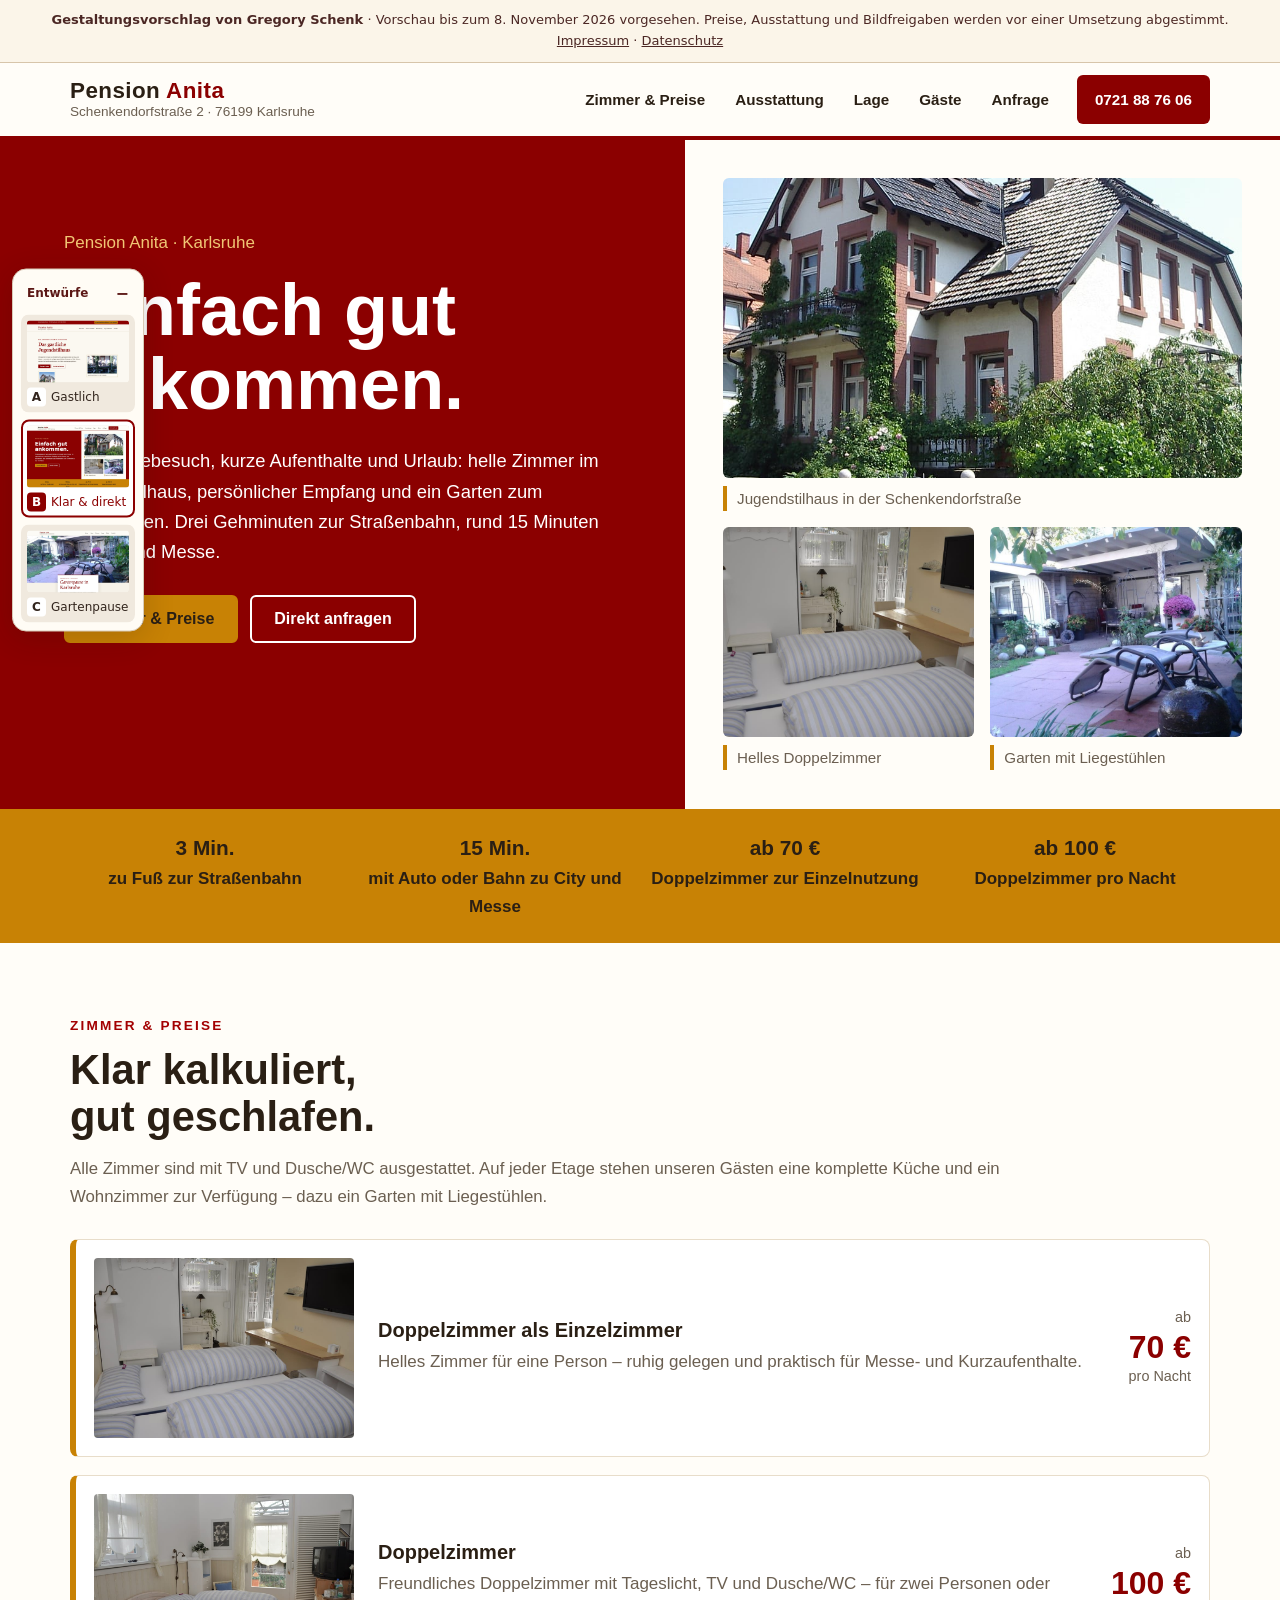
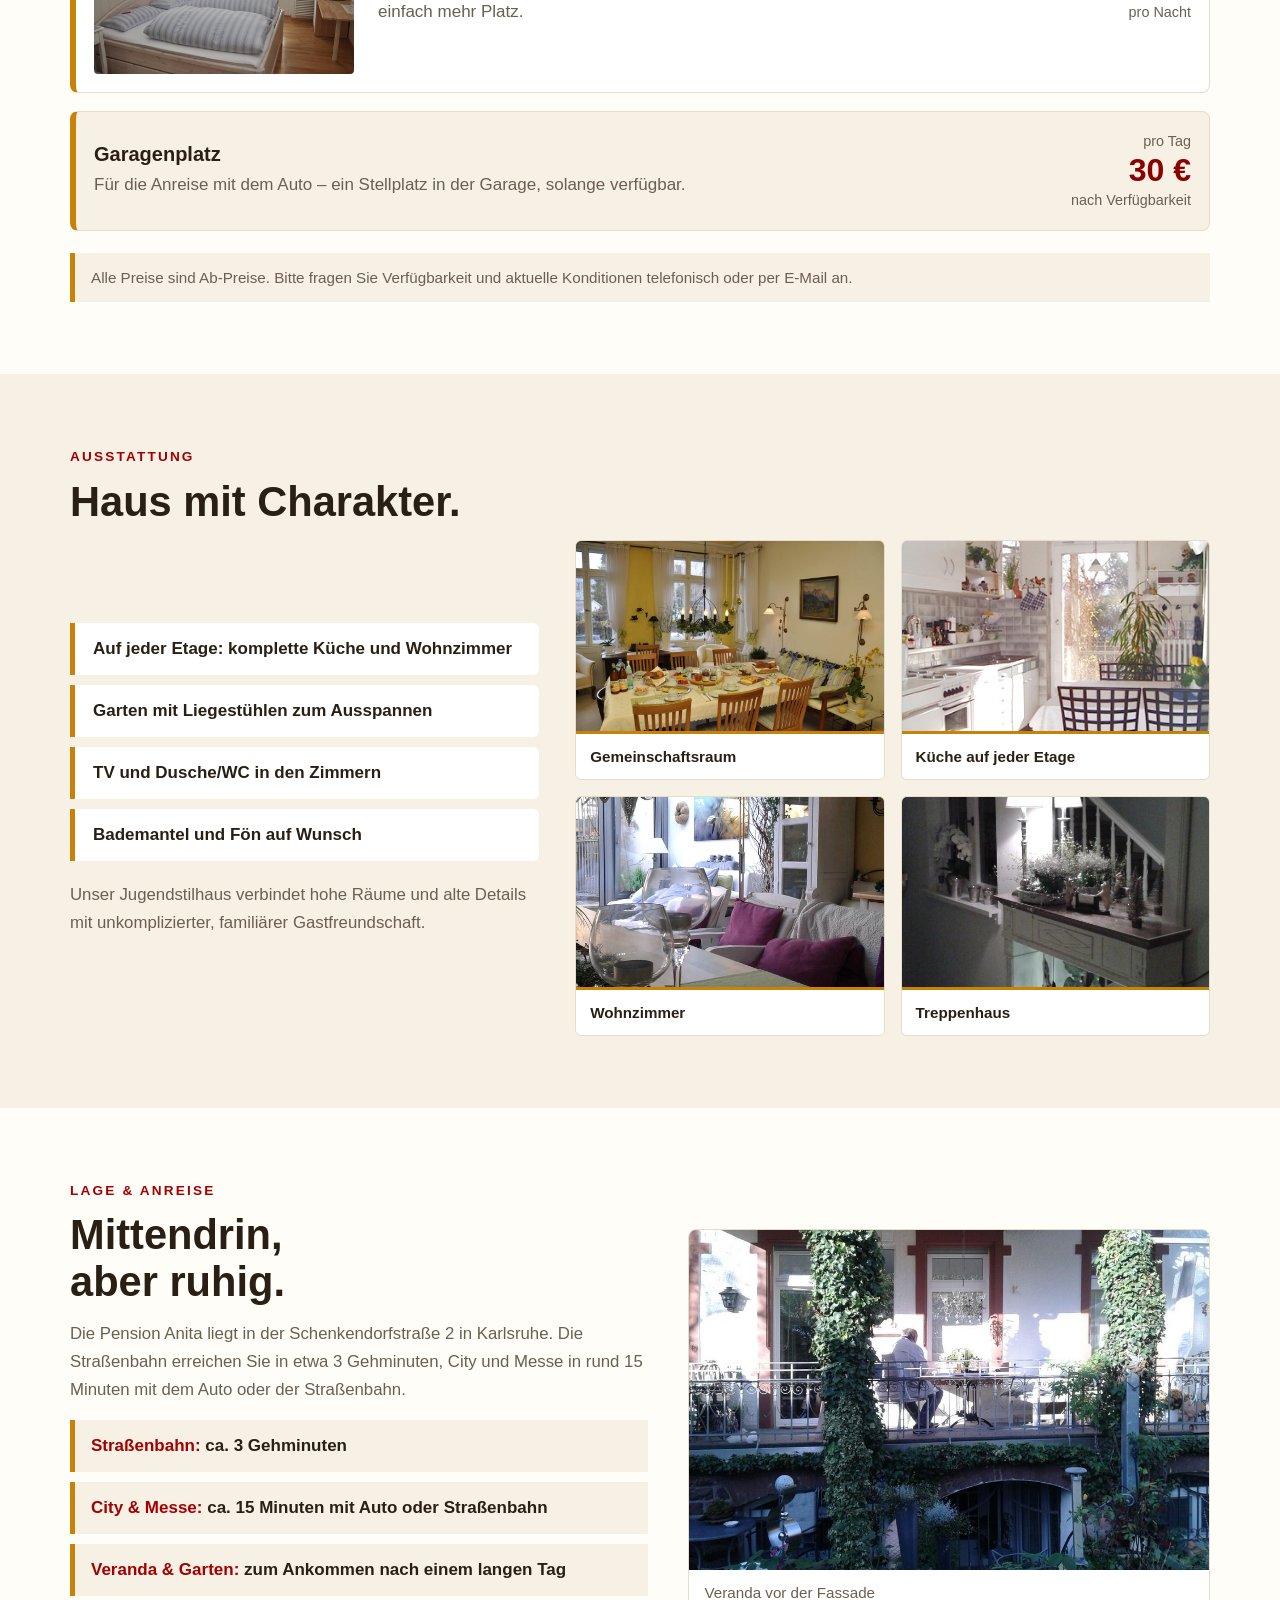
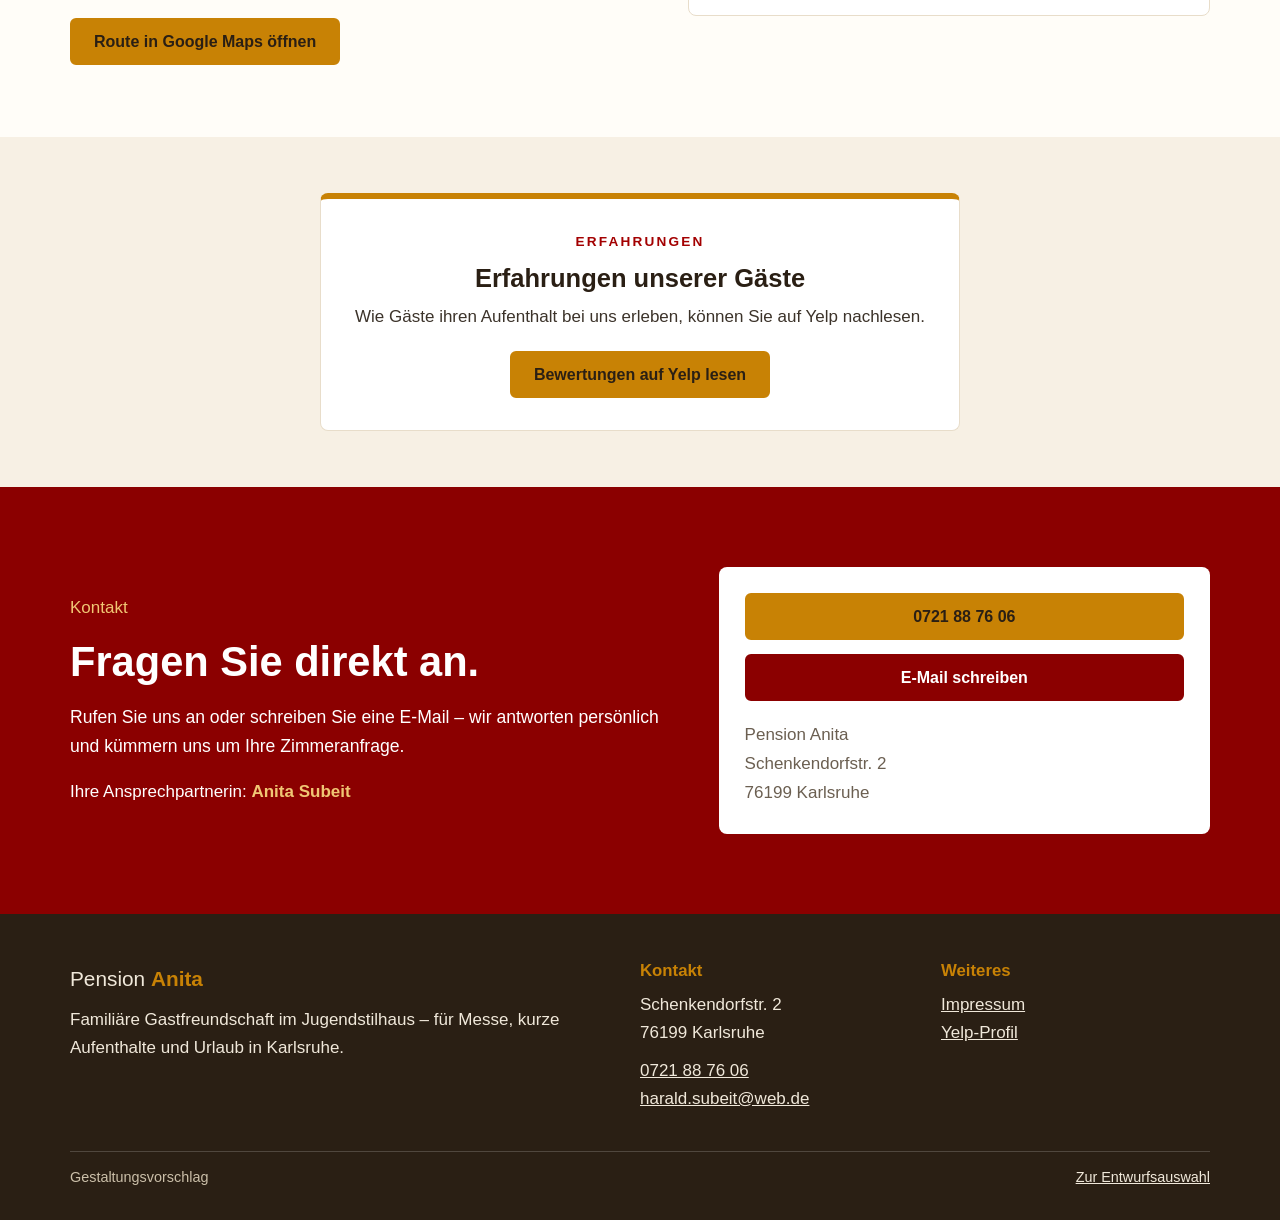
<file: preview-source/pension-anita/entwurf-b.html>
<!doctype html>
<html lang="de">
<head>
<meta charset="utf-8">
<meta name="viewport" content="width=device-width, initial-scale=1">
<title>Pension Anita Karlsruhe – Zimmer ab 70 € | Einfach gut ankommen</title>
<meta name="description" content="Pension Anita in Karlsruhe: helle Zimmer im Jugendstilhaus ab 70 €. Drei Gehminuten zur Straßenbahn, rund 15 Minuten zu City und Messe. Telefon 0721 88 76 06.">
<style>
:root{
  --rot:#8B0000;
  --rot-hell:#A30001;
  --gold:#C88205;
  --gold-hell:#F0C674;
  --tinte:#2a1f14;
  --text:#3c332a;
  --mut:#6b5f51;
  --flaeche:#fffdf8;
  --sand:#f7f0e4;
  --linie:#e8ddca;
  --weiss:#ffffff;
}
*{box-sizing:border-box}
html{scroll-behavior:smooth;scroll-padding-top:100px}
body{margin:0;font-family:"Trebuchet MS",Verdana,Arial,sans-serif;font-size:17px;line-height:1.65;color:var(--text);background:var(--flaeche)}
img{max-width:100%;display:block}
h1,h2,h3{font-family:Verdana,"Trebuchet MS",Arial,sans-serif;color:var(--tinte);line-height:1.12;margin:0 0 .4em}
p{margin:0 0 1em}
.wrap{max-width:1180px;margin:0 auto;padding-left:20px;padding-right:20px}
a:focus-visible,.btn:focus-visible{outline:3px solid var(--rot-hell);outline-offset:2px}
.intro a:focus-visible,.anfrage a:focus-visible,.site-foot a:focus-visible,.phone-pill:focus-visible{outline-color:var(--weiss)}
.btn-gold:focus-visible{outline-color:var(--tinte)}
.skip-link{position:absolute;left:-999px;top:0;z-index:100;background:var(--rot);color:var(--weiss);padding:12px 18px;font-weight:bold;text-decoration:none}
.skip-link:focus{left:0}
.btn{display:inline-flex;align-items:center;justify-content:center;min-height:44px;padding:12px 22px;border-radius:6px;font-weight:bold;font-size:1rem;text-decoration:none;border:2px solid transparent;line-height:1.2}
.btn-gold{background:var(--gold);border-color:var(--gold);color:var(--tinte)}
.btn-gold:hover{background:#b17304;border-color:#b17304}
.btn-rot{background:var(--rot);border-color:var(--rot);color:var(--weiss)}
.btn-rot:hover{background:var(--rot-hell);border-color:var(--rot-hell)}
.btn-ghost{background:transparent;border-color:var(--weiss);color:var(--weiss)}
.btn-ghost:hover{background:rgba(255,255,255,.12)}
.btn-white{background:var(--weiss);border-color:var(--weiss);color:var(--rot)}
.btn-white:hover{background:var(--sand);border-color:var(--sand)}
.btn-block{width:100%}
.section-kicker{font-size:.85rem;font-weight:bold;letter-spacing:.16em;text-transform:uppercase;color:var(--rot-hell);margin:0 0 10px}
.section-intro{max-width:56em;font-size:1.05rem;color:var(--mut)}

/* Kopfbereich */
.site-head{position:sticky;top:0;z-index:50;background:var(--flaeche);border-bottom:4px solid var(--rot)}
.head-row{display:flex;align-items:center;gap:16px;flex-wrap:wrap;padding-top:12px;padding-bottom:12px}
.brand{display:flex;flex-direction:column;text-decoration:none;color:var(--tinte);line-height:1.2}
.brand-name{font-size:1.4rem;font-weight:bold;letter-spacing:.02em}
.brand-name strong{color:var(--rot)}
.brand-sub{font-size:.85rem;color:var(--mut)}
.main-nav{display:flex;gap:6px;flex-wrap:wrap;margin-left:auto}
.main-nav a{display:inline-flex;align-items:center;min-height:44px;padding:10px 12px;color:var(--tinte);font-weight:bold;font-size:.95rem;text-decoration:none;border-radius:6px}
.main-nav a:hover{background:var(--sand)}
.phone-pill{display:inline-flex;align-items:center;min-height:44px;padding:12px 18px;background:var(--rot);color:var(--weiss);font-weight:bold;font-size:.95rem;text-decoration:none;border-radius:6px}
.phone-pill:hover{background:var(--rot-hell)}

/* Einstieg */
.intro{background:var(--rot)}
.intro-grid{display:grid;grid-template-columns:minmax(0,1.15fr) minmax(0,1fr);max-width:1360px;margin:0 auto}
.intro-claim{color:var(--weiss);padding:clamp(48px,7vw,96px) clamp(24px,5vw,72px)}
.intro-claim .kicker,.anfrage .kicker{color:var(--gold-hell)}
.intro-claim h1{color:var(--weiss);font-size:clamp(2.5rem,6.5vw,4.5rem);line-height:1.02;margin:0 0 .35em}
.intro-claim .lead{font-size:1.15rem;max-width:34em;color:var(--weiss);margin:0 0 1.5em}
.intro-actions{display:flex;gap:12px;flex-wrap:wrap}
.intro-photos{display:grid;grid-template-columns:1fr 1fr;gap:16px;align-content:center;background:var(--flaeche);padding:clamp(24px,3vw,44px)}
.intro-photos figure{margin:0;display:flex;flex-direction:column}
.intro-photos figure:first-child{grid-column:1/-1}
.intro-photos img{width:100%;height:210px;object-fit:cover;border-radius:6px}
.intro-photos figure:first-child img{height:300px}
.intro-photos figcaption{font-size:.95rem;color:var(--mut);border-left:4px solid var(--gold);padding-left:10px;margin-top:8px}

/* Goldene Orientierungsfläche */
.factbar{background:var(--gold);color:var(--tinte)}
.fact-grid{display:grid;grid-template-columns:repeat(4,1fr);gap:20px;padding-top:22px;padding-bottom:22px;text-align:center}
.fact-grid p{margin:0;font-weight:bold}
.fact-grid span{display:block;font-size:1.3rem}

/* Zimmer & Preise */
.rooms,.ausstattung,.lage{padding:72px 0}
.rooms h2,.ausstattung h2,.lage h2{font-size:clamp(1.8rem,4vw,2.6rem);margin-bottom:.35em}
.rate-list{display:grid;gap:18px;margin-top:28px}
.rate{display:grid;grid-template-columns:260px 1fr auto;gap:24px;align-items:center;background:var(--weiss);border:1px solid var(--linie);border-left:6px solid var(--gold);border-radius:8px;padding:18px}
.rate img{width:100%;height:180px;object-fit:cover;border-radius:4px}
.rate h3{margin:0 0 6px;font-size:1.25rem}
.rate-body p{margin:0;color:var(--mut)}
.rate-price{margin:0;text-align:right;white-space:nowrap}
.rate-price span{display:block;font-size:.9rem;color:var(--mut)}
.rate-price strong{display:block;font-size:2rem;color:var(--rot);line-height:1.1}
.rate-price small{display:block;font-size:.9rem;color:var(--mut)}
.rate-note{background:var(--sand);grid-template-columns:1fr auto}
.price-hint{font-size:.95rem;color:var(--mut);background:var(--sand);border-left:5px solid var(--gold);padding:12px 16px;margin-top:22px;margin-bottom:0}

/* Ausstattung */
.ausstattung{background:var(--sand)}
.amenity-layout{display:grid;grid-template-columns:.85fr 1.15fr;gap:36px;align-items:center}
.check-list{list-style:none;padding:0;margin:0 0 20px;display:grid;gap:10px}
.check-list li{padding:12px 16px 12px 18px;border-left:5px solid var(--gold);background:var(--weiss);border-radius:0 6px 6px 0;font-weight:bold;color:var(--tinte)}
.amenity-grid{display:grid;grid-template-columns:repeat(2,1fr);gap:16px}
.amenity{margin:0;background:var(--weiss);border:1px solid var(--linie);border-radius:6px;overflow:hidden}
.amenity img{width:100%;height:190px;object-fit:cover}
.amenity figcaption{padding:10px 14px;font-size:.95rem;font-weight:bold;color:var(--tinte);border-top:3px solid var(--gold)}

/* Lage */
.lage-grid{display:grid;grid-template-columns:1.05fr .95fr;gap:40px;align-items:center}
.lage-facts{list-style:none;margin:0 0 22px;padding:0;display:grid;gap:10px}
.lage-facts li{background:var(--sand);border-left:5px solid var(--gold);padding:12px 16px;font-weight:bold;color:var(--tinte)}
.lage-facts strong{color:var(--rot-hell)}
.lage-photo{margin:0;background:var(--weiss);border:1px solid var(--linie);border-radius:8px;overflow:hidden}
.lage-photo img{width:100%;height:100%;min-height:340px;object-fit:cover}
.lage-photo figcaption{padding:10px 16px;font-size:.95rem;color:var(--mut)}

/* Gäste / Yelp */
.gaeste{padding:56px 0;background:var(--sand)}
.yelp-card{max-width:640px;margin:0 auto;background:var(--weiss);border:1px solid var(--linie);border-top:6px solid var(--gold);border-radius:8px;padding:32px;text-align:center}
.yelp-card p{margin:0 0 20px}
.yelp-card .section-kicker{margin-bottom:10px}

/* Anfrage */
.anfrage{background:var(--rot);color:var(--weiss);padding:80px 0}
.anfrage h2{color:var(--weiss);font-size:clamp(1.8rem,4vw,2.6rem)}
.anfrage .lead{font-size:1.1rem;max-width:36em}
.contact-grid{display:grid;grid-template-columns:1.1fr .9fr;gap:48px;align-items:center}
.contact-person{margin:0;color:var(--weiss)}
.contact-person strong{color:var(--gold-hell)}
.contact-actions{display:grid;gap:14px;background:var(--weiss);color:var(--tinte);padding:26px;border-radius:8px}
.contact-address{font-style:normal;line-height:1.7;color:var(--mut);margin:6px 0 0}

/* Fußbereich */
.site-foot{background:var(--tinte);color:#f0e8da;padding:48px 0 20px}
.site-foot a{color:#f0e8da}
.foot-grid{display:grid;grid-template-columns:2fr 1fr 1fr;gap:32px;padding-bottom:28px}
.foot-brand{font-size:1.3rem;margin:0 0 8px}
.foot-brand strong{color:var(--gold)}
.site-foot h2{font-size:1.05rem;color:var(--gold);margin:0 0 10px}
.site-foot p{margin:0 0 10px}
.draft-note{border-top:1px solid rgba(255,255,255,.18);padding-top:14px;margin-top:8px;font-size:.9rem;color:#cbbfa9;display:flex;gap:12px;flex-wrap:wrap;justify-content:space-between}

@media (max-width:1000px){
  .intro-grid{grid-template-columns:1fr}
  .intro-claim{padding:48px 24px}
  .intro-photos{padding:28px 24px}
  .amenity-layout{grid-template-columns:1fr}
  .lage-grid{grid-template-columns:1fr}
  .contact-grid{grid-template-columns:1fr}
  .foot-grid{grid-template-columns:1fr 1fr}
}
@media (max-width:640px){
  .main-nav{order:3;width:100%;margin-left:0}
  .phone-pill{order:2;margin-left:auto}
  .fact-grid{grid-template-columns:1fr 1fr}
  .rate{grid-template-columns:1fr;gap:14px}
  .rate img{height:200px}
  .rate-price{text-align:left}
  .rate-price span,.rate-price small{display:inline}
  .rate-price strong{display:inline;margin-right:8px}
  .intro-photos{grid-template-columns:1fr}
  .intro-photos figure:first-child{grid-column:auto}
  .intro-photos figure:first-child img{height:230px}
  .intro-photos img{height:190px}
  .amenity-grid{grid-template-columns:1fr}
  .foot-grid{grid-template-columns:1fr}
}
@media (prefers-reduced-motion:reduce){
  html{scroll-behavior:auto}
  *,*::before,*::after{animation:none!important;transition:none!important}
}
</style>
<meta name="robots" content="noindex,nofollow,noarchive,noimageindex"><meta name="referrer" content="no-referrer"></head>
<body><aside aria-label="Hinweis zur Gestaltungsvorschau" style="position:relative;z-index:2147483001;box-sizing:border-box;padding:10px 20px;background:#fbf5e9;color:#4b2724;font:13px/1.6 system-ui,sans-serif;text-align:center;border-bottom:1px solid #d7c5aa"><strong>Gestaltungsvorschlag von Gregory Schenk</strong> · Vorschau bis zum 8. November 2026 vorgesehen. Preise, Ausstattung und Bildfreigaben werden vor einer Umsetzung abgestimmt. <a href="https://g-schenk.de/impressum.html" style="color:inherit">Impressum</a> · <a href="https://g-schenk.de/datenschutz.html" style="color:inherit">Datenschutz</a></aside>
<a class="skip-link" href="#main">Zum Inhalt springen</a>

<header class="site-head" id="top">
  <div class="wrap head-row">
    <a class="brand" href="#top">
      <span class="brand-name">Pension <strong>Anita</strong></span>
      <span class="brand-sub">Schenkendorfstraße 2 · 76199 Karlsruhe</span>
    </a>
    <nav class="main-nav" aria-label="Hauptnavigation">
      <a href="#zimmer">Zimmer &amp; Preise</a>
      <a href="#ausstattung">Ausstattung</a>
      <a href="#lage">Lage</a>
      <a href="#gaeste">Gäste</a>
      <a href="#anfrage">Anfrage</a>
    </nav>
    <a class="phone-pill" href="tel:+49721887606">0721 88 76 06</a>
  </div>
</header>

<main id="main">
  <section class="intro" aria-labelledby="intro-title">
    <div class="intro-grid">
      <div class="intro-claim">
        <p class="kicker">Pension Anita · Karlsruhe</p>
        <h1 id="intro-title">Einfach gut<br>ankommen.</h1>
        <p class="lead">Für Messebesuch, kurze Aufenthalte und Urlaub: helle Zimmer im Jugendstilhaus, persönlicher Empfang und ein Garten zum Durchatmen. Drei Gehminuten zur Straßenbahn, rund 15 Minuten zu City und Messe.</p>
        <div class="intro-actions">
          <a class="btn btn-gold" href="#zimmer">Zimmer &amp; Preise</a>
          <a class="btn btn-ghost" href="#anfrage">Direkt anfragen</a>
        </div>
      </div>
      <div class="intro-photos" aria-label="Eindrücke aus dem Haus">
        <figure>
          <img src="assets/yelp-o-4.jpg" alt="Jugendstilfassade der Pension Anita bei Tageslicht" loading="eager">
          <figcaption>Jugendstilhaus in der Schenkendorfstraße</figcaption>
        </figure>
        <figure>
          <img src="assets/yelp-o-3.jpg" alt="Helles Doppelzimmer mit gestreifter Bettwäsche" loading="lazy">
          <figcaption>Helles Doppelzimmer</figcaption>
        </figure>
        <figure>
          <img src="assets/yelp-o-7.jpg" alt="Garten mit Liegestühlen vor dem Hausbereich" loading="lazy">
          <figcaption>Garten mit Liegestühlen</figcaption>
        </figure>
      </div>
    </div>
  </section>

  <section class="factbar" aria-label="Wichtigste Informationen auf einen Blick">
    <div class="wrap fact-grid">
      <p><span>3 Min.</span> zu Fuß zur Straßenbahn</p>
      <p><span>15 Min.</span> mit Auto oder Bahn zu City und Messe</p>
      <p><span>ab 70 €</span> Doppelzimmer zur Einzelnutzung</p>
      <p><span>ab 100 €</span> Doppelzimmer pro Nacht</p>
    </div>
  </section>

  <section class="rooms" id="zimmer" aria-labelledby="zimmer-title">
    <div class="wrap">
      <p class="section-kicker">Zimmer &amp; Preise</p>
      <h2 id="zimmer-title">Klar kalkuliert,<br>gut geschlafen.</h2>
      <p class="section-intro">Alle Zimmer sind mit TV und Dusche/WC ausgestattet. Auf jeder Etage stehen unseren Gästen eine komplette Küche und ein Wohnzimmer zur Verfügung – dazu ein Garten mit Liegestühlen.</p>
      <div class="rate-list">
        <article class="rate">
          <img src="assets/yelp-o-3.jpg" alt="Doppelzimmer als Einzelzimmer mit gestreifter Bettwäsche" loading="lazy">
          <div class="rate-body">
            <h3>Doppelzimmer als Einzelzimmer</h3>
            <p>Helles Zimmer für eine Person – ruhig gelegen und praktisch für Messe- und Kurzaufenthalte.</p>
          </div>
          <p class="rate-price"><span>ab</span><strong>70&nbsp;€</strong><small>pro Nacht</small></p>
        </article>
        <article class="rate">
          <img src="assets/yelp-o.jpg" alt="Helles Doppelzimmer im Querformat" loading="lazy">
          <div class="rate-body">
            <h3>Doppelzimmer</h3>
            <p>Freundliches Doppelzimmer mit Tageslicht, TV und Dusche/WC – für zwei Personen oder einfach mehr Platz.</p>
          </div>
          <p class="rate-price"><span>ab</span><strong>100&nbsp;€</strong><small>pro Nacht</small></p>
        </article>
        <article class="rate rate-note">
          <div class="rate-body">
            <h3>Garagenplatz</h3>
            <p>Für die Anreise mit dem Auto – ein Stellplatz in der Garage, solange verfügbar.</p>
          </div>
          <p class="rate-price"><span>pro Tag</span><strong>30&nbsp;€</strong><small>nach Verfügbarkeit</small></p>
        </article>
      </div>
      <p class="price-hint">Alle Preise sind Ab-Preise. Bitte fragen Sie Verfügbarkeit und aktuelle Konditionen telefonisch oder per E-Mail an.</p>
    </div>
  </section>

  <section class="ausstattung" id="ausstattung" aria-labelledby="ausstattung-title">
    <div class="wrap">
      <p class="section-kicker">Ausstattung</p>
      <h2 id="ausstattung-title">Haus mit Charakter.</h2>
      <div class="amenity-layout">
        <div class="amenity-text">
          <ul class="check-list">
            <li>Auf jeder Etage: komplette Küche und Wohnzimmer</li>
            <li>Garten mit Liegestühlen zum Ausspannen</li>
            <li>TV und Dusche/WC in den Zimmern</li>
            <li>Bademantel und Fön auf Wunsch</li>
          </ul>
          <p class="section-intro">Unser Jugendstilhaus verbindet hohe Räume und alte Details mit unkomplizierter, familiärer Gastfreundschaft.</p>
        </div>
        <div class="amenity-grid">
          <figure class="amenity">
            <img src="assets/yelp-o-2.jpg" alt="Gemeinschaftsraum mit gedecktem Tisch" loading="lazy">
            <figcaption>Gemeinschaftsraum</figcaption>
          </figure>
          <figure class="amenity">
            <img src="assets/original-16.jpg" alt="Komplett ausgestattete Küche im Haus" loading="lazy">
            <figcaption>Küche auf jeder Etage</figcaption>
          </figure>
          <figure class="amenity">
            <img src="assets/yelp-o-6.jpg" alt="Gemütlicher Aufenthaltsraum im Hochformat" loading="lazy">
            <figcaption>Wohnzimmer</figcaption>
          </figure>
          <figure class="amenity">
            <img src="assets/yelp-o-8.jpg" alt="Treppenhaus mit Jugendstildetails" loading="lazy">
            <figcaption>Treppenhaus</figcaption>
          </figure>
        </div>
      </div>
    </div>
  </section>

  <section class="lage" id="lage" aria-labelledby="lage-title">
    <div class="wrap lage-grid">
      <div class="lage-text">
        <p class="section-kicker">Lage &amp; Anreise</p>
        <h2 id="lage-title">Mittendrin,<br>aber ruhig.</h2>
        <p class="section-intro">Die Pension Anita liegt in der Schenkendorfstraße 2 in Karlsruhe. Die Straßenbahn erreichen Sie in etwa 3 Gehminuten, City und Messe in rund 15 Minuten mit dem Auto oder der Straßenbahn.</p>
        <ul class="lage-facts">
          <li><strong>Straßenbahn:</strong> ca. 3 Gehminuten</li>
          <li><strong>City &amp; Messe:</strong> ca. 15 Minuten mit Auto oder Straßenbahn</li>
          <li><strong>Veranda &amp; Garten:</strong> zum Ankommen nach einem langen Tag</li>
        </ul>
        <a class="btn btn-gold" href="https://www.google.com/maps/search/?api=1&amp;query=Schenkendorfstra%C3%9Fe%202%2C%2076199%20Karlsruhe" target="_blank" rel="noopener">Route in Google Maps öffnen</a>
      </div>
      <figure class="lage-photo">
        <img src="assets/yelp-o-5.jpg" alt="Balkon und Veranda vor der Jugendstilfassade" loading="lazy">
        <figcaption>Veranda vor der Fassade</figcaption>
      </figure>
    </div>
  </section>

  <section class="gaeste" id="gaeste" aria-labelledby="gaeste-title">
    <div class="wrap">
      <div class="yelp-card">
        <p class="section-kicker">Erfahrungen</p>
        <h2 id="gaeste-title">Erfahrungen unserer Gäste</h2>
        <p>Wie Gäste ihren Aufenthalt bei uns erleben, können Sie auf Yelp nachlesen.</p>
        <a class="btn btn-gold" href="https://www.yelp.com/biz/pension-anita-subeit-karlsruhe" target="_blank" rel="noopener">Bewertungen auf Yelp lesen</a>
      </div>
    </div>
  </section>

  <section class="anfrage" id="anfrage" aria-labelledby="anfrage-title">
    <div class="wrap contact-grid">
      <div class="contact-claim">
        <p class="kicker">Kontakt</p>
        <h2 id="anfrage-title">Fragen Sie direkt an.</h2>
        <p class="lead">Rufen Sie uns an oder schreiben Sie eine E-Mail – wir antworten persönlich und kümmern uns um Ihre Zimmeranfrage.</p>
        <p class="contact-person">Ihre Ansprechpartnerin: <strong>Anita Subeit</strong></p>
      </div>
      <div class="contact-actions">
        <a class="btn btn-gold btn-block" href="tel:+49721887606">0721 88 76 06</a>
        <a class="btn btn-rot btn-block" href="mailto:harald.subeit@web.de?subject=Zimmeranfrage%20Pension%20Anita">E-Mail schreiben</a>
        <address class="contact-address">
          Pension Anita<br>
          Schenkendorfstr. 2<br>
          76199 Karlsruhe
        </address>
      </div>
    </div>
  </section>
</main>

<footer class="site-foot">
  <div class="wrap foot-grid">
    <div>
      <p class="foot-brand">Pension <strong>Anita</strong></p>
      <p>Familiäre Gastfreundschaft im Jugendstilhaus – für Messe, kurze Aufenthalte und Urlaub in Karlsruhe.</p>
    </div>
    <div>
      <h2>Kontakt</h2>
      <p>Schenkendorfstr. 2<br>76199 Karlsruhe</p>
      <p><a href="tel:+49721887606">0721 88 76 06</a><br><a href="mailto:harald.subeit@web.de">harald.subeit@web.de</a></p>
    </div>
    <div>
      <h2>Weiteres</h2>
      <p><a href="https://g-schenk.de/impressum.html" target="_blank" rel="noopener">Impressum</a><br><a href="https://www.yelp.com/biz/pension-anita-subeit-karlsruhe" target="_blank" rel="noopener">Yelp-Profil</a></p>
    </div>
  </div>
  <div class="wrap">
    <p class="draft-note"><span>Gestaltungsvorschlag</span><a href="index.html">Zur Entwurfsauswahl</a></p>
  </div>
</footer>
<script src="entwurf-switcher.js" defer></script>
</body>
</html>
</file>
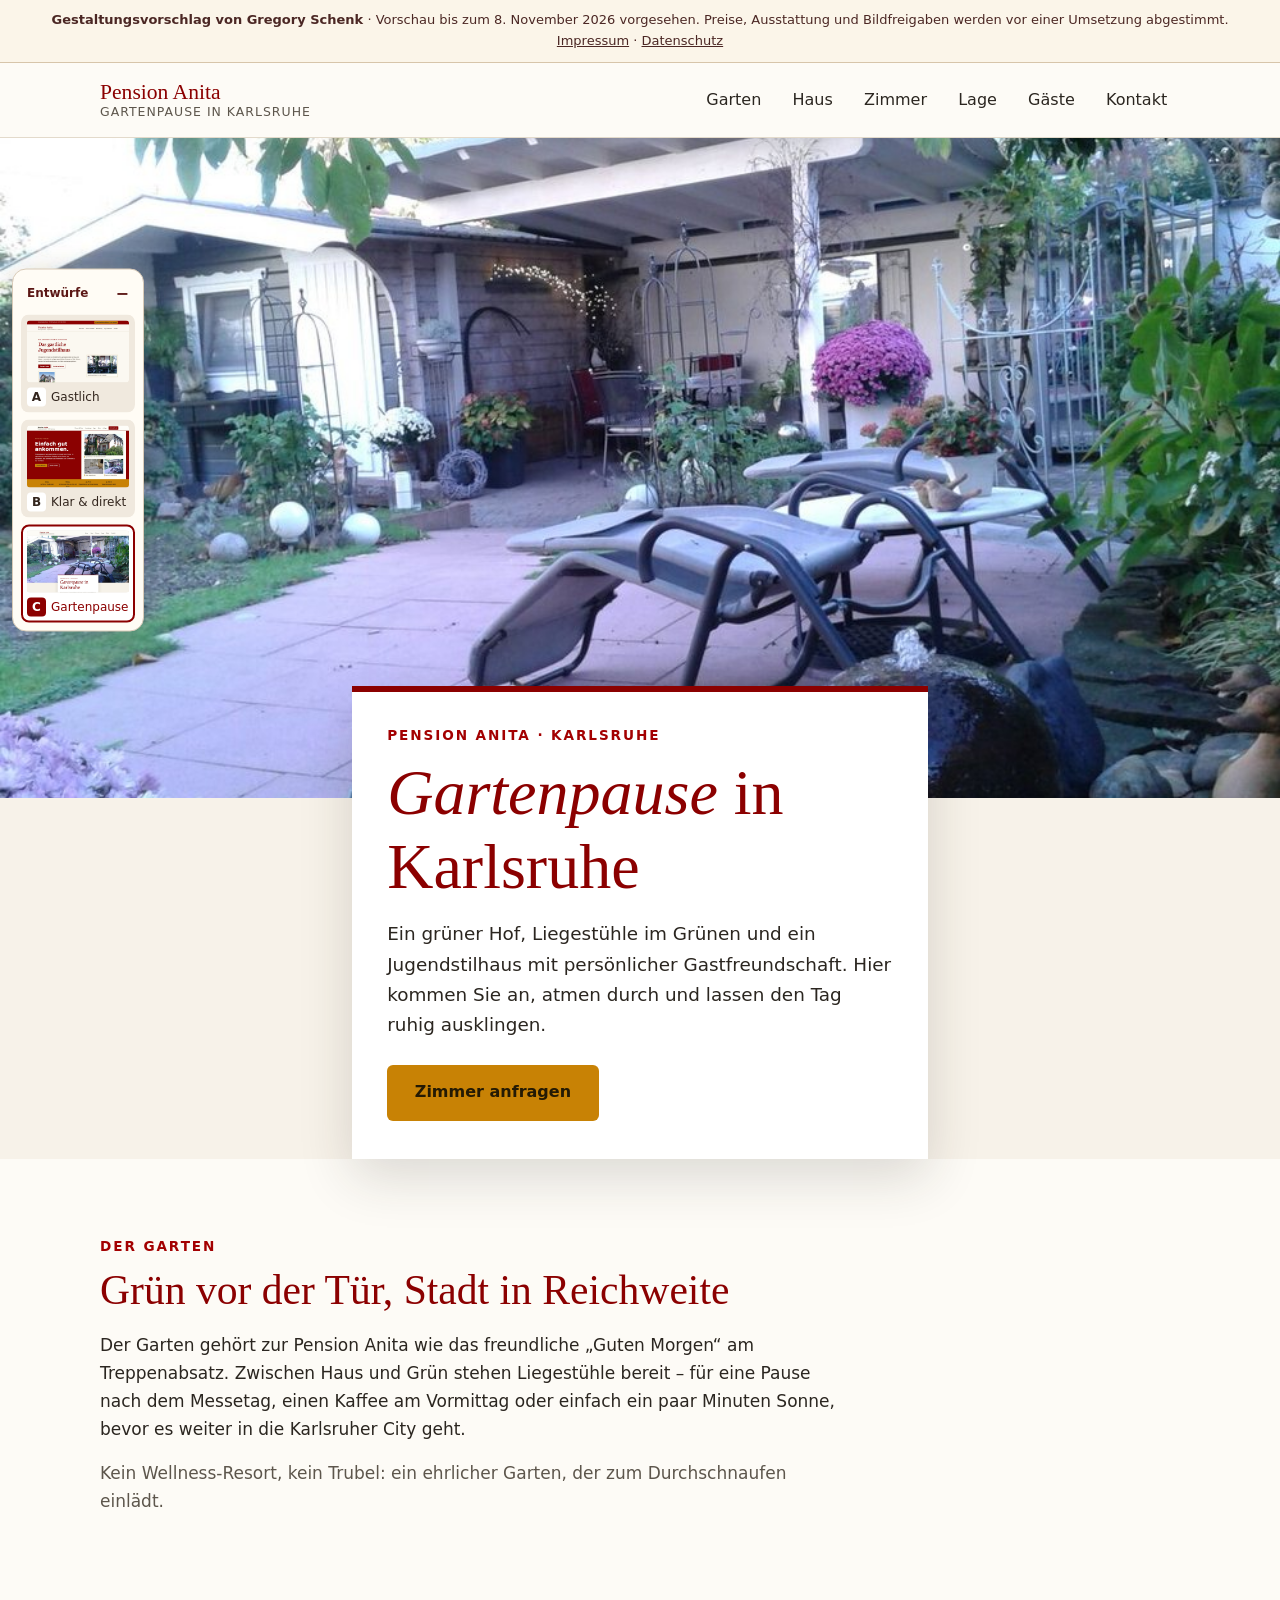
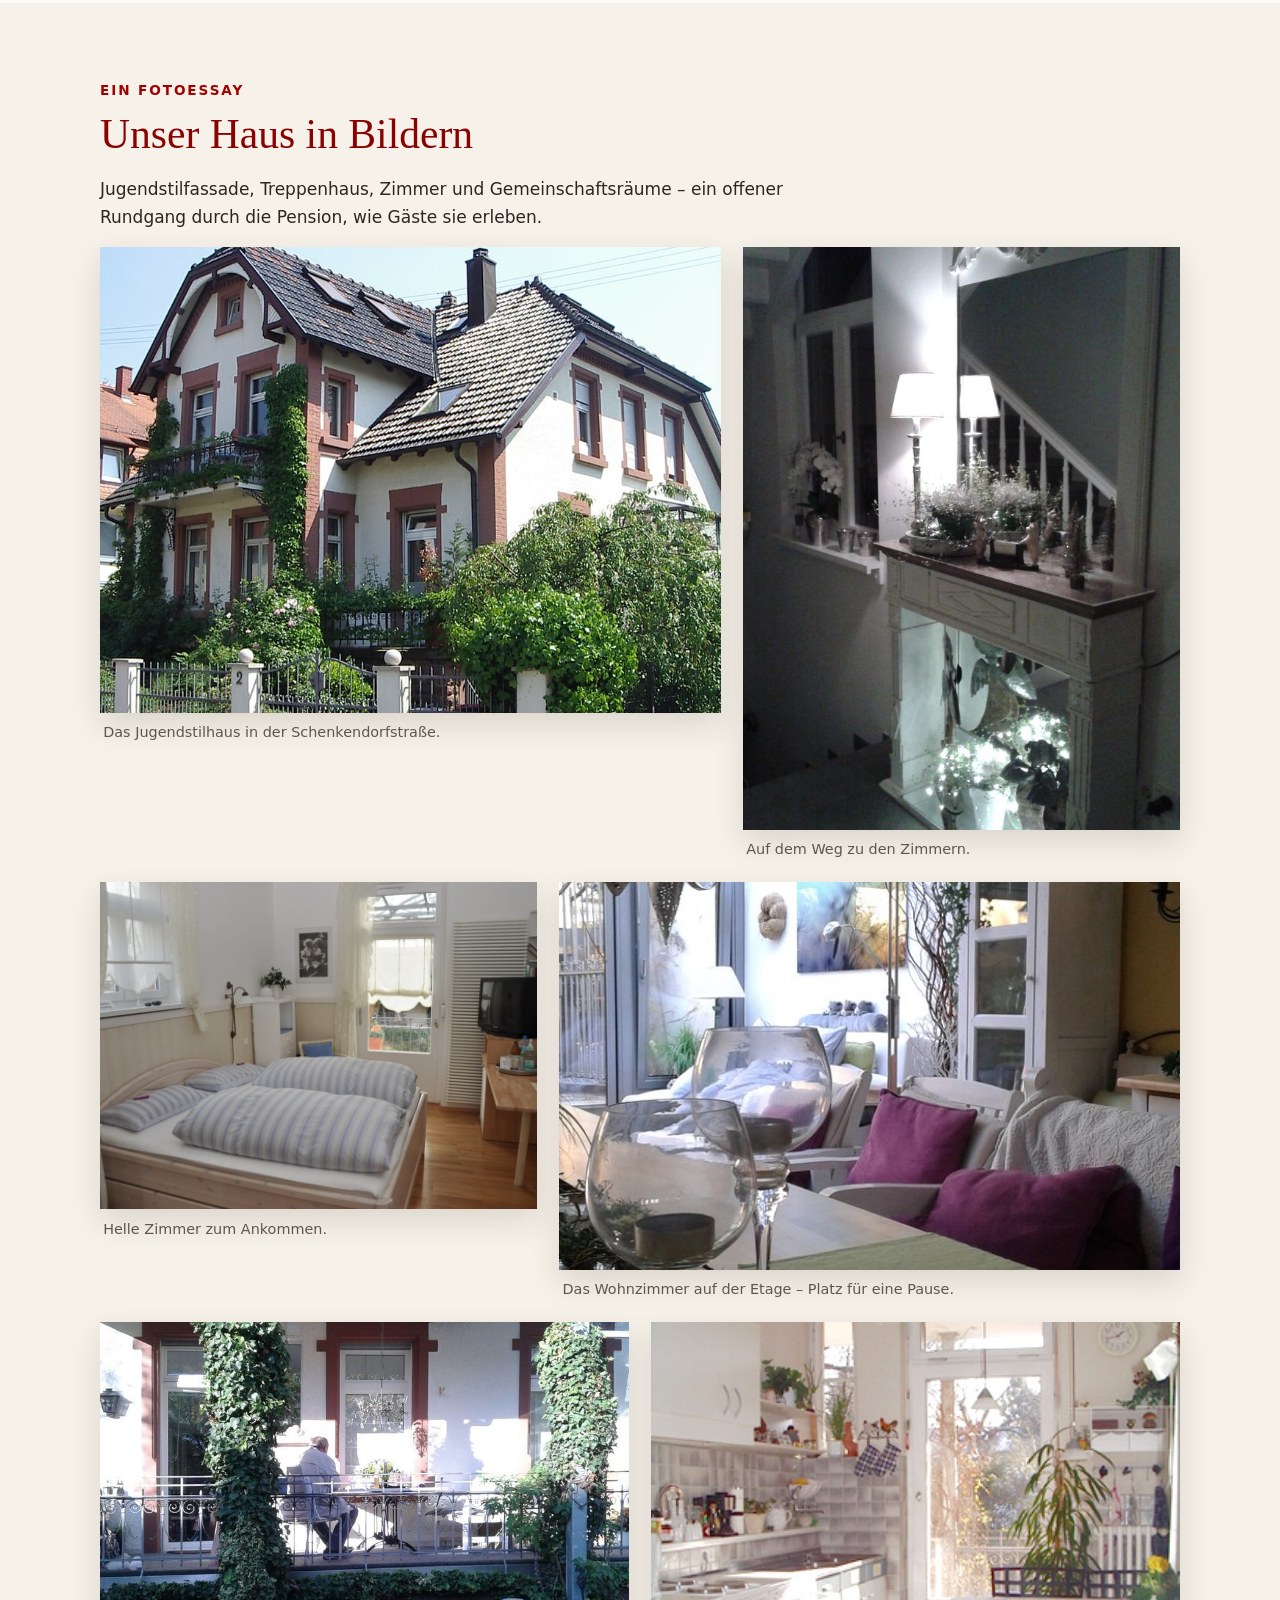
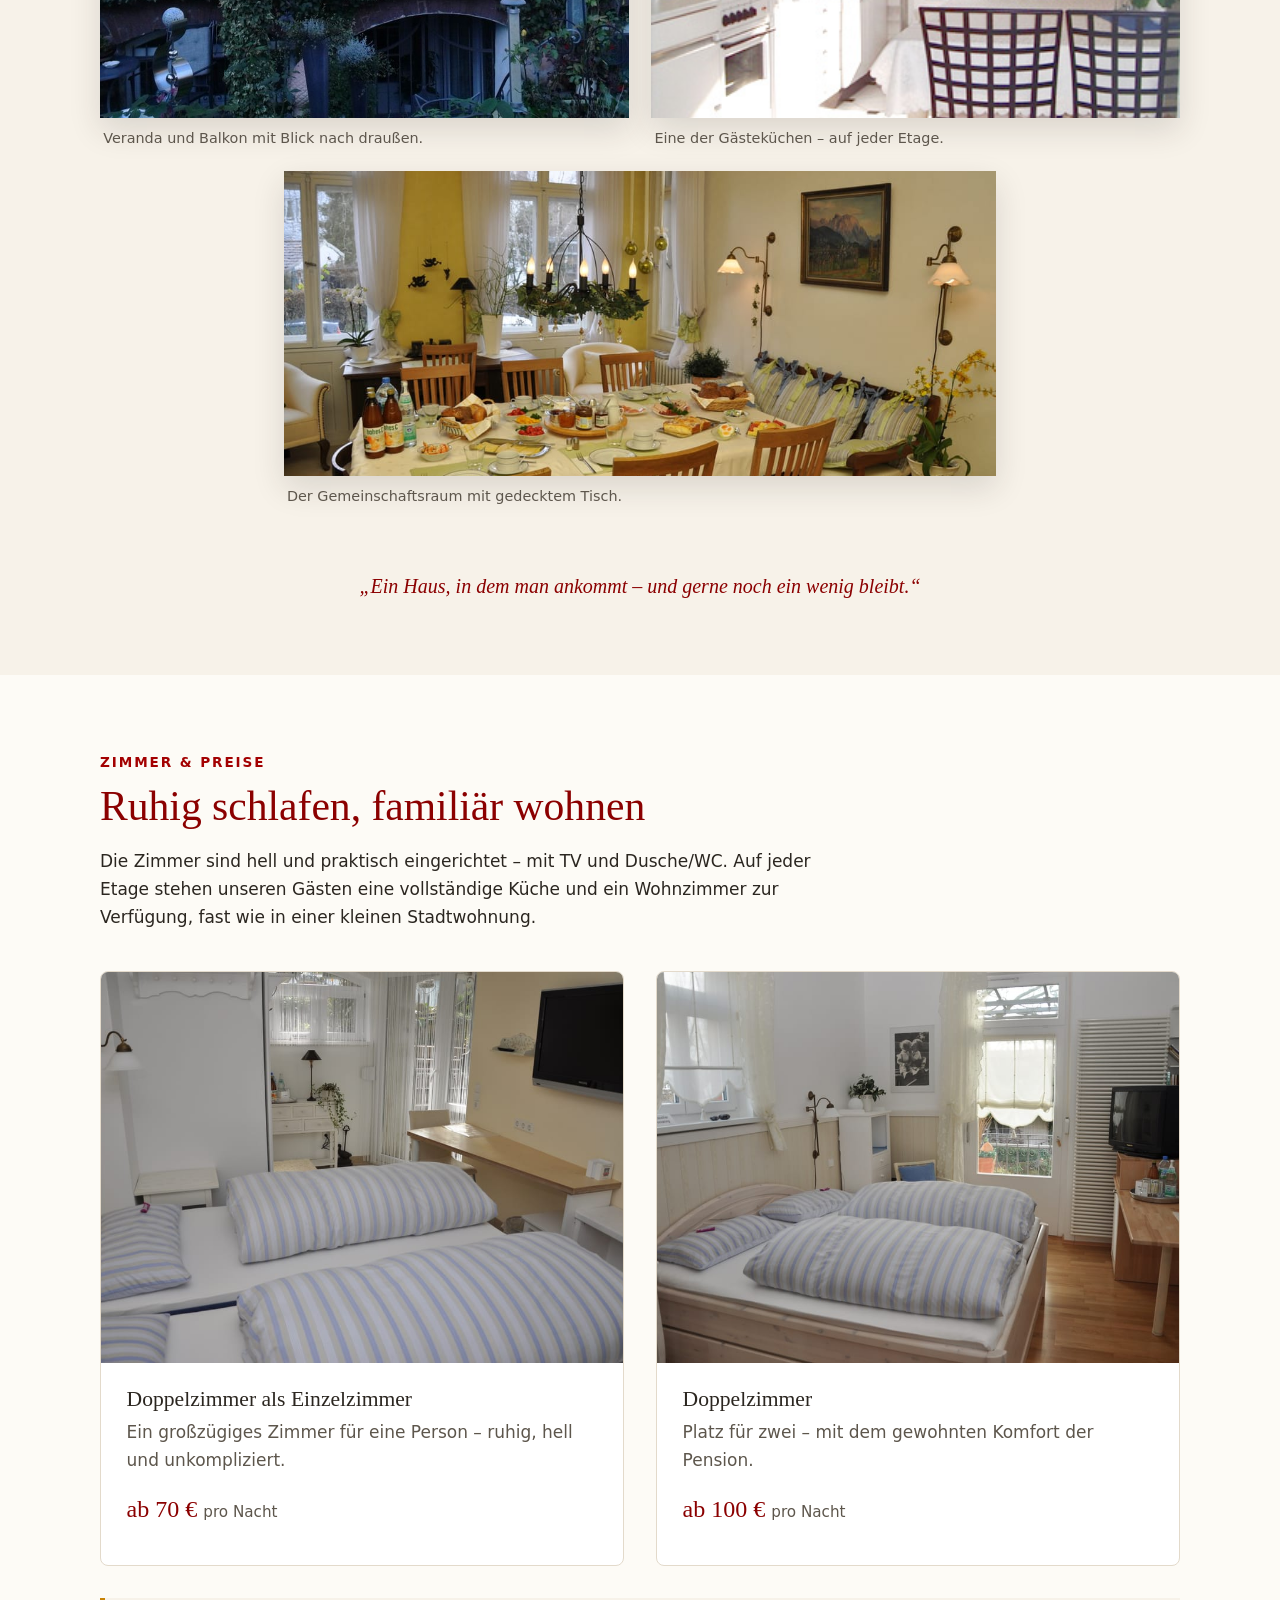
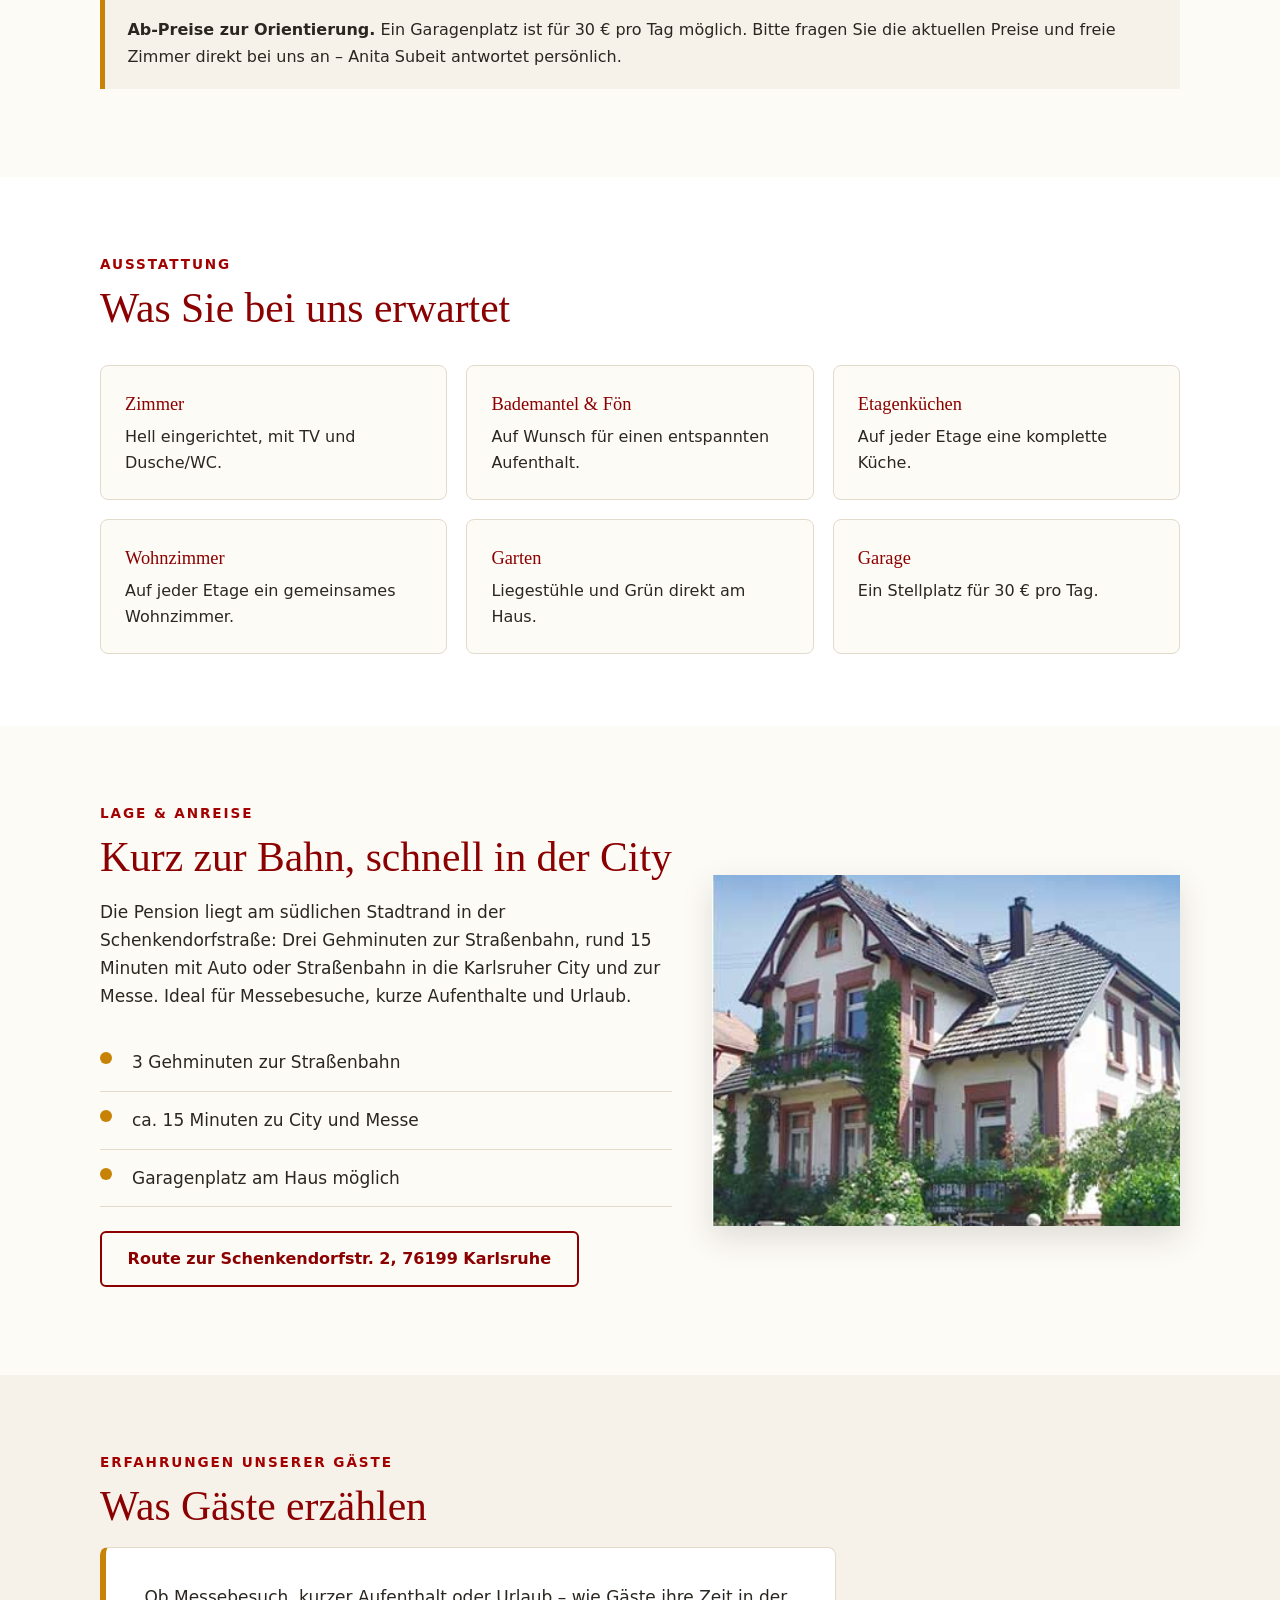
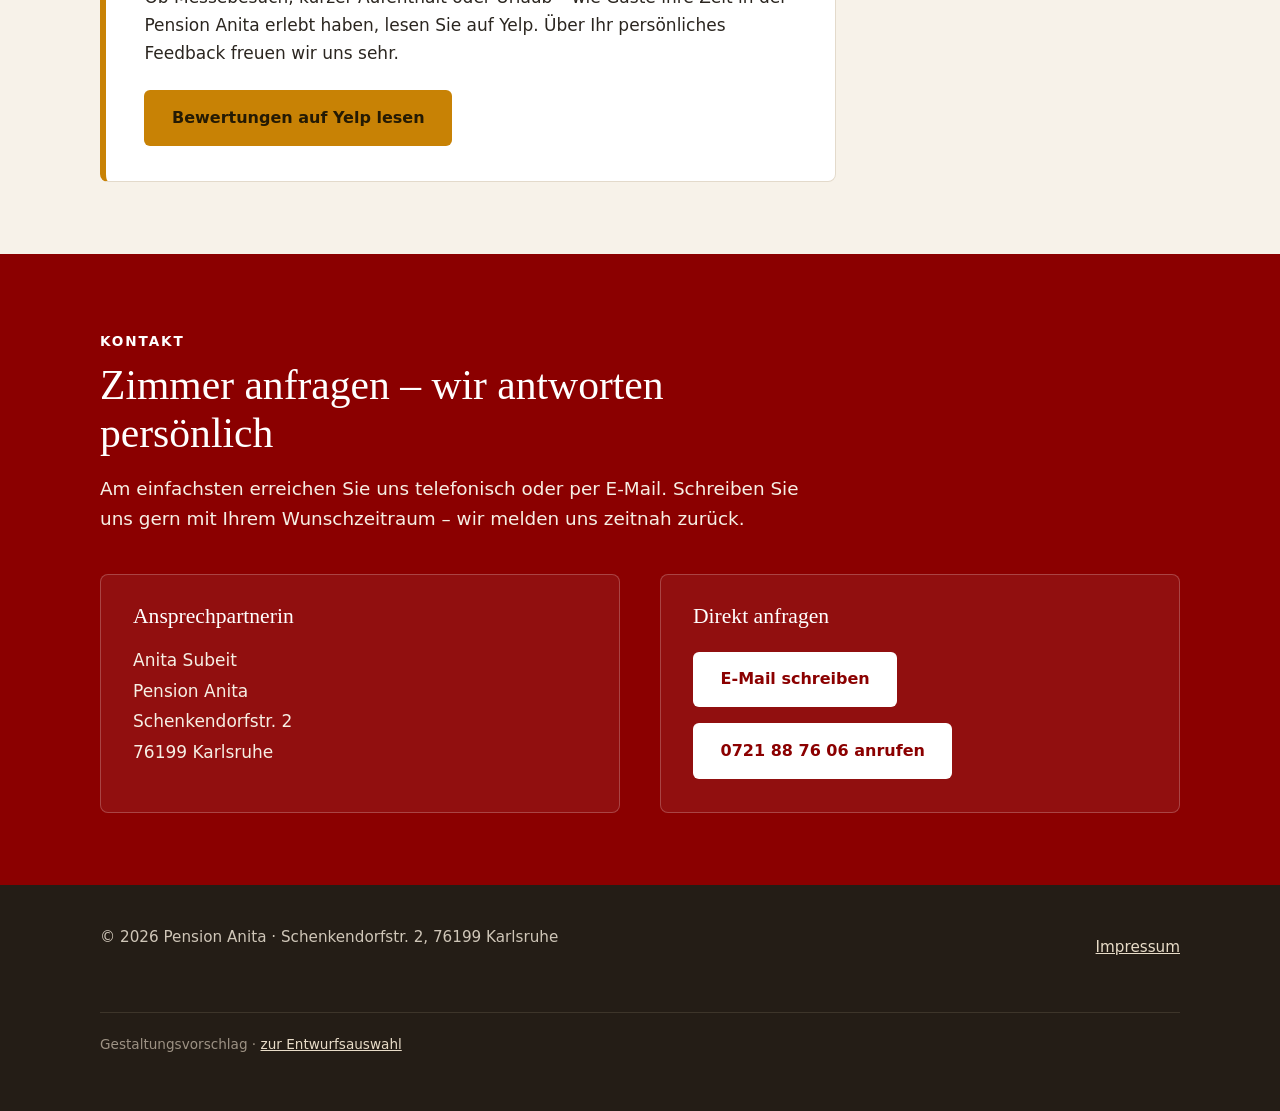
<file: preview-source/pension-anita/entwurf-c.html>
<!doctype html>
<html lang="de">
<head>
<meta charset="utf-8">
<meta name="viewport" content="width=device-width, initial-scale=1">
<title>Gartenpause in Karlsruhe · Pension Anita</title>
<meta name="description" content="Pension Anita in Karlsruhe: Jugendstilhaus mit Garten, familiären Zimmern und ruhiger Lage. Drei Gehminuten zur Straßenbahn, rund 15 Minuten zu City und Messe.">
<style>
:root{
  --weinrot:#8B0000;
  --rot:#A30001;
  --gold:#C88205;
  --creme:#F7F2E9;
  --papier:#FDFBF6;
  --tinte:#2B2620;
  --grau:#5D564C;
  --linie:#E3DACB;
}
*{box-sizing:border-box}
html{scroll-behavior:smooth}
@media (prefers-reduced-motion: reduce){
  html{scroll-behavior:auto}
  *,*::before,*::after{animation:none!important;transition:none!important}
}
body{
  margin:0;
  font-family:"Segoe UI",system-ui,-apple-system,"Helvetica Neue",Arial,sans-serif;
  font-size:17px;
  line-height:1.65;
  color:var(--tinte);
  background:var(--papier);
}
img{display:block;max-width:100%;height:auto}
a{color:var(--weinrot)}
a:hover{color:var(--rot)}
:focus-visible{outline:3px solid var(--gold);outline-offset:3px;border-radius:2px}
.skip-link{
  position:absolute;left:1rem;top:-4rem;z-index:200;
  background:var(--weinrot);color:#fff;padding:.8rem 1.2rem;border-radius:0 0 6px 6px;
}
.skip-link:focus{top:0}
h1,h2,h3,.serif{
  font-family:"Palatino Linotype",Palatino,"Book Antiqua",Georgia,serif;
  font-weight:500;
  line-height:1.15;
  color:var(--weinrot);
  margin:0 0 1rem;
}
h1{font-size:clamp(2.4rem,5.5vw,4rem)}
h2{font-size:clamp(1.8rem,3.4vw,2.6rem)}
h3{font-size:1.35rem;color:var(--tinte)}
em{font-style:italic}
p{margin:0 0 1rem}
.lead{font-size:1.15rem}
.muted{color:var(--grau)}

/* Kopfzeile */
.site-header{
  position:sticky;top:0;z-index:100;
  background:rgba(253,251,246,.96);
  border-bottom:1px solid var(--linie);
}
.header-inner{
  max-width:1120px;margin:0 auto;padding:.9rem 1.25rem;
  display:flex;align-items:center;justify-content:space-between;gap:1rem;flex-wrap:wrap;
}
.brand{
  font-family:"Palatino Linotype",Palatino,"Book Antiqua",Georgia,serif;
  font-size:1.35rem;color:var(--weinrot);line-height:1.1;
}
.brand small{
  display:block;font-family:"Segoe UI",system-ui,Arial,sans-serif;
  font-size:.78rem;letter-spacing:.08em;text-transform:uppercase;color:var(--grau);
}
.site-nav{display:flex;gap:.35rem;flex-wrap:wrap}
.site-nav a{
  display:inline-block;min-height:44px;padding:.6rem .8rem;
  text-decoration:none;color:var(--tinte);border-radius:6px;font-size:1rem;
}
.site-nav a:hover{background:var(--creme);color:var(--weinrot)}

/* Hero */
.hero{position:relative;background:var(--creme)}
.hero img{
  width:100%;height:min(76vh,660px);object-fit:cover;object-position:center 60%;
}
.hero-card{
  position:relative;z-index:2;
  max-width:36rem;margin:-7rem auto 0;padding:2rem 2.2rem 2.4rem;
  background:#fff;border-top:6px solid var(--weinrot);
  box-shadow:0 18px 50px rgba(43,38,32,.16);
}
.hero-card .eyebrow{
  margin:0 0 .6rem;font-size:.85rem;letter-spacing:.14em;
  text-transform:uppercase;color:var(--rot);font-weight:600;
}
.hero-card p:last-child{margin-bottom:0}
.btn{
  display:inline-flex;align-items:center;justify-content:center;
  min-height:48px;padding:.8rem 1.6rem;border-radius:6px;
  font-size:1rem;font-weight:600;text-decoration:none;border:2px solid transparent;
}
.btn-gold{background:var(--gold);color:#241a04}
.btn-gold:hover{background:#b37605;color:#241a04}
.btn-outline{background:transparent;border-color:var(--weinrot);color:var(--weinrot)}
.btn-outline:hover{background:var(--weinrot);color:#fff}
.btn-light{background:#fff;color:var(--weinrot)}
.btn-light:hover{background:var(--creme);color:var(--weinrot)}

/* Abschnitte */
.wrap{max-width:1120px;margin:0 auto;padding:4.5rem 1.25rem}
.narrow{max-width:46rem}
.section-kicker{
  display:inline-block;margin:0 0 .6rem;font-size:.85rem;letter-spacing:.14em;
  text-transform:uppercase;color:var(--rot);font-weight:600;
}
.rule{width:64px;height:4px;background:var(--gold);border:0;margin:1.4rem 0}

/* Fotoessay */
.essay{background:var(--creme)}
.essay-grid{
  display:grid;grid-template-columns:repeat(12,1fr);
  gap:1.4rem 1.4rem;align-items:start;
}
.essay-grid figure{margin:0}
.essay-grid img{
  width:100%;height:100%;object-fit:cover;
  box-shadow:0 12px 30px rgba(43,38,32,.14);
}
.essay-grid figcaption{
  font-size:.9rem;color:var(--grau);padding:.6rem .2rem 0;line-height:1.4;
}
.e-fassade{grid-column:1/8}
.e-fassade img{aspect-ratio:4/3}
.e-treppe{grid-column:8/13;margin-top:3rem}
.e-treppe img{aspect-ratio:3/4}
.e-zimmer{grid-column:1/6;margin-top:1.5rem}
.e-zimmer img{aspect-ratio:4/3}
.e-aufenthalt{grid-column:6/13;margin-top:4rem}
.e-aufenthalt img{aspect-ratio:16/10}
.e-balkon{grid-column:1/7;margin-top:2rem}
.e-balkon img{aspect-ratio:4/3}
.e-kueche{grid-column:7/13;margin-top:5rem}
.e-kueche img{aspect-ratio:4/3}
.e-fruehstueck{grid-column:3/11;margin-top:2rem}
.e-fruehstueck img{aspect-ratio:21/9}
.essay-note{
  margin:4rem auto 0;max-width:46rem;font-family:"Palatino Linotype",Palatino,Georgia,serif;
  font-style:italic;font-size:1.25rem;color:var(--weinrot);text-align:center;
}

/* Zimmer */
.zimmer-grid{display:grid;grid-template-columns:1fr 1fr;gap:2rem;margin-top:2.5rem}
.zimmer-card{background:#fff;border:1px solid var(--linie);border-radius:8px;overflow:hidden;display:flex;flex-direction:column}
.zimmer-card img{width:100%;aspect-ratio:4/3;object-fit:cover}
.zimmer-card .zimmer-text{padding:1.5rem 1.6rem 1.8rem}
.zimmer-card h3{margin-bottom:.4rem}
.preis{font-family:"Palatino Linotype",Palatino,Georgia,serif;font-size:1.5rem;color:var(--weinrot);margin:.6rem 0 .4rem}
.preis span{font-size:.95rem;color:var(--grau);font-family:"Segoe UI",system-ui,Arial,sans-serif}
.hinweis{
  margin-top:2rem;padding:1.2rem 1.4rem;background:var(--creme);
  border-left:5px solid var(--gold);font-size:1rem;
}

/* Ausstattung */
.ausstattung{background:#fff}
.ausstattung-grid{display:grid;grid-template-columns:repeat(3,1fr);gap:1.2rem;margin-top:2rem}
.ausstattung-item{
  background:var(--papier);border:1px solid var(--linie);border-radius:8px;
  padding:1.4rem 1.5rem;font-size:1rem;
}
.ausstattung-item strong{display:block;color:var(--weinrot);margin-bottom:.3rem;font-family:"Palatino Linotype",Palatino,Georgia,serif;font-size:1.15rem;font-weight:500}

/* Lage */
.lage-grid{display:grid;grid-template-columns:1.1fr .9fr;gap:2.5rem;align-items:center}
.lage-bild img{width:100%;aspect-ratio:4/3;object-fit:cover;box-shadow:0 12px 30px rgba(43,38,32,.14)}
.lage-liste{list-style:none;padding:0;margin:1.5rem 0}
.lage-liste li{
  padding:.9rem 0 .9rem 2rem;border-bottom:1px solid var(--linie);
  position:relative;margin:0;
}
.lage-liste li::before{
  content:"";position:absolute;left:0;top:1.15rem;
  width:12px;height:12px;border-radius:50%;background:var(--gold);
}

/* Yelp */
.erfahrungen{background:var(--creme)}
.yelp-box{
  background:#fff;border:1px solid var(--linie);border-left:6px solid var(--gold);
  border-radius:8px;padding:2.2rem 2.4rem;max-width:46rem;
}
.yelp-box p{margin-bottom:1.4rem}

/* Kontakt */
.kontakt{background:var(--weinrot);color:#f6efe4}
.kontakt .section-kicker{color:var(--gold)}
.kontakt h2{color:#fff}
.kontakt p{color:#f6efe4}
.kontakt-grid{display:grid;grid-template-columns:1fr 1fr;gap:2.5rem;margin-top:2.5rem}
.kontakt-block{background:rgba(255,255,255,.06);border:1px solid rgba(255,255,255,.22);border-radius:8px;padding:1.8rem 2rem}
.kontakt-block h3{color:#fff}
.kontakt-block a{color:#fff}
.kontakt-actions{display:flex;flex-wrap:wrap;gap:1rem;margin-top:1.4rem}
.kontakt a.btn-light{color:var(--weinrot)}
.kontakt a.btn-light:hover{color:var(--weinrot)}
.adresse{font-style:normal;line-height:1.8}

/* Footer */
.site-footer{background:#241d16;color:#cfc6b8;font-size:.95rem}
.footer-inner{
  max-width:1120px;margin:0 auto;padding:2.5rem 1.25rem;
  display:flex;flex-wrap:wrap;gap:1.5rem 3rem;justify-content:space-between;align-items:flex-start;
}
.site-footer a{color:#e8dcc8}
.site-footer a:hover{color:#fff}
.footer-links{display:flex;gap:1.4rem;flex-wrap:wrap}
.footer-links a{min-height:44px;display:inline-flex;align-items:center}
.draft-note{
  font-size:.85rem;color:#9d9284;border-top:1px solid #3d352a;
  padding-top:1.2rem;margin-top:1.2rem;flex-basis:100%;
}

/* Mobile */
@media (max-width: 760px){
  .header-inner{justify-content:center;text-align:center}
  .site-nav{justify-content:center}
  .hero img{height:58vh}
  .hero-card{margin:-3.5rem 1rem 0;padding:1.6rem 1.5rem 2rem}
  .wrap{padding:3.2rem 1.25rem}
  .essay-grid{grid-template-columns:1fr;gap:1.6rem}
  .e-fassade,.e-treppe,.e-zimmer,.e-aufenthalt,.e-balkon,.e-kueche,.e-fruehstueck{
    grid-column:1/2;margin-top:0;
  }
  .e-fassade img{aspect-ratio:4/3}
  .e-treppe img{aspect-ratio:4/5}
  .e-zimmer img{aspect-ratio:4/3}
  .e-aufenthalt img{aspect-ratio:4/5}
  .e-balkon img{aspect-ratio:4/3}
  .e-kueche img{aspect-ratio:4/3}
  .e-fruehstueck img{aspect-ratio:16/10}
  .zimmer-grid{grid-template-columns:1fr}
  .ausstattung-grid{grid-template-columns:1fr}
  .lage-grid{grid-template-columns:1fr}
  .kontakt-grid{grid-template-columns:1fr}
}
#kontakt .section-kicker{color:#fff}
</style>
<meta name="robots" content="noindex,nofollow,noarchive,noimageindex"><meta name="referrer" content="no-referrer"></head>
<body><aside aria-label="Hinweis zur Gestaltungsvorschau" style="position:relative;z-index:2147483001;box-sizing:border-box;padding:10px 20px;background:#fbf5e9;color:#4b2724;font:13px/1.6 system-ui,sans-serif;text-align:center;border-bottom:1px solid #d7c5aa"><strong>Gestaltungsvorschlag von Gregory Schenk</strong> · Vorschau bis zum 8. November 2026 vorgesehen. Preise, Ausstattung und Bildfreigaben werden vor einer Umsetzung abgestimmt. <a href="https://g-schenk.de/impressum.html" style="color:inherit">Impressum</a> · <a href="https://g-schenk.de/datenschutz.html" style="color:inherit">Datenschutz</a></aside>
<a class="skip-link" href="#inhalt">Zum Inhalt springen</a>

<header class="site-header">
  <div class="header-inner">
    <p class="brand" style="margin:0">Pension Anita<small>Gartenpause in Karlsruhe</small></p>
    <nav class="site-nav" aria-label="Hauptnavigation">
      <a href="#garten">Garten</a>
      <a href="#haus">Haus</a>
      <a href="#zimmer">Zimmer</a>
      <a href="#lage">Lage</a>
      <a href="#erfahrungen">Gäste</a>
      <a href="#kontakt">Kontakt</a>
    </nav>
  </div>
</header>

<main id="inhalt">

  <section class="hero" aria-labelledby="hero-titel">
    <img src="assets/yelp-o-7.jpg" alt="Garten der Pension Anita mit Liegestühlen und Blick auf das Jugendstilhaus">
    <div class="hero-card">
      <p class="eyebrow">Pension Anita · Karlsruhe</p>
      <h1 id="hero-titel"><em>Gartenpause</em> in Karlsruhe</h1>
      <p class="lead">Ein grüner Hof, Liegestühle im Grünen und ein Jugendstilhaus mit persönlicher Gastfreundschaft. Hier kommen Sie an, atmen durch und lassen den Tag ruhig ausklingen.</p>
      <p style="margin-top:1.5rem"><a class="btn btn-gold" href="#kontakt">Zimmer anfragen</a></p>
    </div>
  </section>

  <section class="wrap" id="garten" aria-labelledby="garten-titel">
    <div class="narrow">
      <p class="section-kicker">Der Garten</p>
      <h2 id="garten-titel">Grün vor der Tür, Stadt in Reichweite</h2>
      <p>Der Garten gehört zur Pension Anita wie das freundliche „Guten Morgen“ am Treppenabsatz. Zwischen Haus und Grün stehen Liegestühle bereit – für eine Pause nach dem Messetag, einen Kaffee am Vormittag oder einfach ein paar Minuten Sonne, bevor es weiter in die Karlsruher City geht.</p>
      <p class="muted">Kein Wellness-Resort, kein Trubel: ein ehrlicher Garten, der zum Durchschnaufen einlädt.</p>
    </div>
  </section>

  <section class="essay" id="haus" aria-labelledby="essay-titel">
    <div class="wrap">
      <div class="narrow">
        <p class="section-kicker">Ein Fotoessay</p>
        <h2 id="essay-titel">Unser Haus in Bildern</h2>
        <p>Jugendstilfassade, Treppenhaus, Zimmer und Gemeinschaftsräume – ein offener Rundgang durch die Pension, wie Gäste sie erleben.</p>
      </div>

      <div class="essay-grid">
        <figure class="e-fassade">
          <img src="assets/yelp-o-4.jpg" alt="Fassade des Jugendstilhauses der Pension Anita bei Tageslicht">
          <figcaption>Das Jugendstilhaus in der Schenkendorfstraße.</figcaption>
        </figure>
        <figure class="e-treppe">
          <img src="assets/yelp-o-8.jpg" alt="Treppenhaus der Pension Anita mit Holzgeländer">
          <figcaption>Auf dem Weg zu den Zimmern.</figcaption>
        </figure>
        <figure class="e-zimmer">
          <img src="assets/yelp-o.jpg" alt="Helles Doppelzimmer mit sorgfältig gemachtem Bett im Querformat">
          <figcaption>Helle Zimmer zum Ankommen.</figcaption>
        </figure>
        <figure class="e-aufenthalt">
          <img src="assets/yelp-o-6.jpg" alt="Gemütlicher Aufenthaltsraum mit Sesseln im Hochformat">
          <figcaption>Das Wohnzimmer auf der Etage – Platz für eine Pause.</figcaption>
        </figure>
        <figure class="e-balkon">
          <img src="assets/yelp-o-5.jpg" alt="Balkon und Veranda vor der Fassade der Pension Anita">
          <figcaption>Veranda und Balkon mit Blick nach draußen.</figcaption>
        </figure>
        <figure class="e-kueche">
          <img src="assets/original-16.jpg" alt="Vollständig eingerichtete Gästeküche in der Pension Anita">
          <figcaption>Eine der Gästeküchen – auf jeder Etage.</figcaption>
        </figure>
        <figure class="e-fruehstueck">
          <img src="assets/yelp-o-2.jpg" alt="Gemeinschaftsraum mit gedecktem Tisch">
          <figcaption>Der Gemeinschaftsraum mit gedecktem Tisch.</figcaption>
        </figure>
      </div>

      <p class="essay-note">„Ein Haus, in dem man ankommt – und gerne noch ein wenig bleibt.“</p>
    </div>
  </section>

  <section class="wrap" id="zimmer" aria-labelledby="zimmer-titel">
    <div class="narrow">
      <p class="section-kicker">Zimmer &amp; Preise</p>
      <h2 id="zimmer-titel">Ruhig schlafen, familiär wohnen</h2>
      <p>Die Zimmer sind hell und praktisch eingerichtet – mit TV und Dusche/WC. Auf jeder Etage stehen unseren Gästen eine vollständige Küche und ein Wohnzimmer zur Verfügung, fast wie in einer kleinen Stadtwohnung.</p>
    </div>

    <div class="zimmer-grid">
      <article class="zimmer-card">
        <img src="assets/yelp-o-3.jpg" alt="Helles Doppelzimmer mit gestreifter Bettwäsche">
        <div class="zimmer-text">
          <h3>Doppelzimmer als Einzelzimmer</h3>
          <p class="muted">Ein großzügiges Zimmer für eine Person – ruhig, hell und unkompliziert.</p>
          <p class="preis">ab 70&nbsp;€ <span>pro Nacht</span></p>
        </div>
      </article>
      <article class="zimmer-card">
        <img src="assets/yelp-o.jpg" alt="Helles Doppelzimmer der Pension Anita im Querformat">
        <div class="zimmer-text">
          <h3>Doppelzimmer</h3>
          <p class="muted">Platz für zwei – mit dem gewohnten Komfort der Pension.</p>
          <p class="preis">ab 100&nbsp;€ <span>pro Nacht</span></p>
        </div>
      </article>
    </div>

    <p class="hinweis"><strong>Ab-Preise zur Orientierung.</strong> Ein Garagenplatz ist für 30&nbsp;€ pro Tag möglich. Bitte fragen Sie die aktuellen Preise und freie Zimmer direkt bei uns an – Anita Subeit antwortet persönlich.</p>
  </section>

  <section class="ausstattung" id="ausstattung" aria-labelledby="ausstattung-titel">
    <div class="wrap">
      <div class="narrow">
        <p class="section-kicker">Ausstattung</p>
        <h2 id="ausstattung-titel">Was Sie bei uns erwartet</h2>
      </div>
      <div class="ausstattung-grid">
        <div class="ausstattung-item"><strong>Zimmer</strong>Hell eingerichtet, mit TV und Dusche/WC.</div>
        <div class="ausstattung-item"><strong>Bademantel &amp; Fön</strong>Auf Wunsch für einen entspannten Aufenthalt.</div>
        <div class="ausstattung-item"><strong>Etagenküchen</strong>Auf jeder Etage eine komplette Küche.</div>
        <div class="ausstattung-item"><strong>Wohnzimmer</strong>Auf jeder Etage ein gemeinsames Wohnzimmer.</div>
        <div class="ausstattung-item"><strong>Garten</strong>Liegestühle und Grün direkt am Haus.</div>
        <div class="ausstattung-item"><strong>Garage</strong>Ein Stellplatz für 30&nbsp;€ pro Tag.</div>
      </div>
    </div>
  </section>

  <section class="wrap" id="lage" aria-labelledby="lage-titel">
    <div class="lage-grid">
      <div>
        <p class="section-kicker">Lage &amp; Anreise</p>
        <h2 id="lage-titel">Kurz zur Bahn, schnell in der City</h2>
        <p>Die Pension liegt am südlichen Stadtrand in der Schenkendorfstraße: Drei Gehminuten zur Straßenbahn, rund 15 Minuten mit Auto oder Straßenbahn in die Karlsruher City und zur Messe. Ideal für Messebesuche, kurze Aufenthalte und Urlaub.</p>
        <ul class="lage-liste">
          <li>3 Gehminuten zur Straßenbahn</li>
          <li>ca. 15 Minuten zu City und Messe</li>
          <li>Garagenplatz am Haus möglich</li>
        </ul>
        <p><a class="btn btn-outline" href="https://www.google.com/maps/search/?api=1&amp;query=Schenkendorfstra%C3%9Fe%202%2C%2076199%20Karlsruhe">Route zur Schenkendorfstr. 2, 76199 Karlsruhe</a></p>
      </div>
      <div class="lage-bild">
        <img src="assets/original-11.jpg" alt="Kleines Fassadenfoto der Pension Anita">
      </div>
    </div>
  </section>

  <section class="erfahrungen" id="erfahrungen" aria-labelledby="erfahrungen-titel">
    <div class="wrap">
      <p class="section-kicker">Erfahrungen unserer Gäste</p>
      <h2 id="erfahrungen-titel">Was Gäste erzählen</h2>
      <div class="yelp-box">
        <p>Ob Messebesuch, kurzer Aufenthalt oder Urlaub – wie Gäste ihre Zeit in der Pension Anita erlebt haben, lesen Sie auf Yelp. Über Ihr persönliches Feedback freuen wir uns sehr.</p>
        <p style="margin-bottom:0"><a class="btn btn-gold" href="https://www.yelp.com/biz/pension-anita-subeit-karlsruhe">Bewertungen auf Yelp lesen</a></p>
      </div>
    </div>
  </section>

  <section class="kontakt" id="kontakt" aria-labelledby="kontakt-titel">
    <div class="wrap">
      <div class="narrow">
        <p class="section-kicker">Kontakt</p>
        <h2 id="kontakt-titel">Zimmer anfragen – wir antworten persönlich</h2>
        <p class="lead">Am einfachsten erreichen Sie uns telefonisch oder per E-Mail. Schreiben Sie uns gern mit Ihrem Wunschzeitraum – wir melden uns zeitnah zurück.</p>
      </div>
      <div class="kontakt-grid">
        <div class="kontakt-block">
          <h3>Ansprechpartnerin</h3>
          <p class="adresse">Anita Subeit<br>
          Pension Anita<br>
          Schenkendorfstr. 2<br>
          76199 Karlsruhe</p>
        </div>
        <div class="kontakt-block">
          <h3>Direkt anfragen</h3>
          <div class="kontakt-actions">
            <a class="btn btn-light" href="mailto:harald.subeit@web.de?subject=Zimmeranfrage%20Pension%20Anita">E-Mail schreiben</a>
            <a class="btn btn-light" href="tel:+49721887606">0721 88 76 06 anrufen</a>
          </div>
        </div>
      </div>
    </div>
  </section>

</main>

<footer class="site-footer">
  <div class="footer-inner">
    <p style="margin:0">© 2026 Pension Anita · Schenkendorfstr. 2, 76199 Karlsruhe</p>
    <nav class="footer-links" aria-label="Fußnavigation">
      <a href="https://g-schenk.de/impressum.html" target="_blank" rel="noopener">Impressum</a>
    </nav>
    <p class="draft-note">Gestaltungsvorschlag · <a href="index.html">zur Entwurfsauswahl</a></p>
  </div>
</footer>

<script src="entwurf-switcher.js" defer></script>
</body>
</html>
</file>
<file: assets/common.css>
@font-face{font-family:Syne;src:url('syne-latin-400-normal.woff2') format('woff2');font-weight:400;font-display:swap}
@font-face{font-family:Syne;src:url('syne-latin-700-normal.woff2') format('woff2');font-weight:700;font-display:swap}
@font-face{font-family:Syne;src:url('syne-latin-800-normal.woff2') format('woff2');font-weight:800;font-display:swap}
:root{--ink:#142442;--muted:#50617b;--accent:#254bdc;--wash:#edf3fc;--paper:#fff;--line:#cdd8ec;--display:Syne,Arial,sans-serif}
*{box-sizing:border-box}html{scroll-behavior:smooth;scroll-padding-top:30px}body{margin:0;color:var(--ink);background:var(--paper);font:17px/1.65 -apple-system,BlinkMacSystemFont,'Segoe UI',sans-serif}h1,h2,h3,p{margin:0}h1,h2,h3{line-height:1.1}h1,h2{font-family:var(--display);font-weight:700}h1{font-size:clamp(3rem,5.7vw,5.7rem);letter-spacing:-.055em}h2{font-size:clamp(2.2rem,3.7vw,3.7rem);letter-spacing:-.035em}h3{font-size:1.45rem;letter-spacing:-.025em}p{max-width:65ch}a{color:inherit;text-decoration-thickness:1px;text-underline-offset:5px}button,input,textarea,select{font:inherit}button,a{touch-action:manipulation}button{cursor:pointer}button:disabled{cursor:default}a:focus-visible,button:focus-visible,summary:focus-visible,input:focus-visible,textarea:focus-visible,select:focus-visible{outline:3px solid var(--accent);outline-offset:5px}img{display:block;max-width:100%;height:auto}button{color:inherit}.wrap{width:min(1240px,calc(100% - 96px));margin:auto}.site-header{height:112px;display:flex;align-items:center;justify-content:space-between;gap:24px}.brand{display:flex;align-items:center;gap:12px;text-decoration:none;white-space:nowrap;line-height:1.3;font-weight:600}.brand-mark{width:36px;height:36px;display:grid;place-items:center;background:var(--ink);color:var(--paper);border-radius:50%;font-family:var(--display);font-size:22px}.brand small{display:block;font-weight:400;font-size:12px;color:var(--muted)}.nav{display:flex;align-items:center;gap:28px;font-size:14px}.nav a{text-decoration:none}.nav a:hover{text-decoration:underline}.button{display:inline-flex;align-items:center;justify-content:center;gap:12px;border:1px solid var(--accent);background:var(--accent);color:#fff;padding:13px 23px;min-height:48px;border-radius:5px;text-decoration:none;font-size:15px;font-weight:600;line-height:1.4}.button:hover{filter:brightness(.92)}.button.secondary{background:transparent;color:var(--ink);border-color:var(--line)}.text-link{background:none;border:0;padding:0;text-decoration:underline;text-underline-offset:5px;font-size:15px;font-weight:600}.actions{display:flex;gap:18px;align-items:center;flex-wrap:wrap;margin-top:30px}.intro-copy{color:var(--muted);font-size:18px;line-height:1.65;margin-top:26px;max-width:46ch}.section{padding:100px 0}.section-heading{display:flex;align-items:end;justify-content:space-between;gap:36px;margin-bottom:44px}.section-heading p{color:var(--muted);max-width:40ch;font-size:16px}.work-grid{display:grid;grid-template-columns:1.17fr 1fr;gap:44px 36px}.project{min-width:0}.project-shot{border:0;width:100%;padding:24px;background:var(--wash);border-radius:9px;display:block;text-align:left;overflow:hidden}.project-shot img{width:100%;aspect-ratio:1.44;object-fit:cover;object-position:top;border-radius:3px;box-shadow:0 9px 20px #14244218}.project-shot:hover img{outline:2px solid var(--accent);outline-offset:4px}.project.impulspace .project-shot{background:#f0e8d9}.project.zahn360 .project-shot{background:#d8e9ed}.project-heading{display:flex;justify-content:space-between;align-items:center;gap:16px;margin:22px 0 9px}.project-heading span{font-size:12px;color:var(--muted)}.project>p{font-size:15px;line-height:1.6;color:var(--muted);max-width:53ch}.project .text-link{margin-top:14px}.project-wide{grid-column:1/-1;display:grid;grid-template-columns:1.15fr 1fr;align-items:center;gap:50px}.project-wide .project-shot{padding:26px}.project-wide .project-shot img{aspect-ratio:1.72}.project-wide h3{font-size:1.8rem}.project-wide p{color:var(--muted);font-size:16px}.work-note{font-size:12px;color:var(--muted);margin-top:28px}.ludonect{margin-top:58px;padding:36px 42px;background:var(--wash);display:grid;grid-template-columns:1fr 1.3fr;align-items:center;gap:40px;border-radius:9px}.ludonect h3{font-family:var(--display);font-size:2rem;margin:7px 0 16px}.ludonect p{color:var(--muted);font-size:16px}.quiet-label{font-size:13px;color:var(--muted)}.game-example{position:relative;min-height:210px;display:flex;gap:15px;align-items:center;justify-content:center;flex-wrap:wrap}.game-tile{background:white;color:#3d315b;border:1px solid #d9d0ed;border-radius:12px;padding:20px 18px;width:150px;box-shadow:0 5px 0 #d9d0ed}.game-tile strong{font-family:var(--display);font-size:42px;display:block;line-height:1.2}.game-tile span{font-size:12px;line-height:1.4;display:block}.game-tile:nth-child(2){transform:rotate(5deg);background:#ebe6ff}.game-tile:nth-child(3){transform:rotate(-5deg);background:#ffd8bc}.in-progress{display:flex;gap:24px;align-items:center;padding:30px 0;margin-top:35px;border-top:1px solid var(--line)}.in-progress img{width:135px;border-radius:5px}.in-progress p{font-size:14px;color:var(--muted)}.in-progress strong{display:block;color:var(--ink);font-size:16px}.about-band{background:var(--wash)}.about-grid{display:grid;grid-template-columns:.9fr 1.2fr;gap:80px}.about-grid h2{max-width:10ch}.about-text p+p{margin-top:22px}.about-text p{color:var(--muted)}.interests{display:flex;gap:10px;flex-wrap:wrap;margin-top:28px}.interest{background:var(--paper);border:1px solid var(--line);padding:7px 16px;border-radius:24px;font-size:14px;color:var(--ink)}.ai-note{margin-top:30px;padding-top:24px;border-top:1px solid var(--line)}.ai-note h3{font-size:1.1rem;margin-bottom:12px}.ai-note p{font-size:15px}.process{display:grid;grid-template-columns:.8fr 1.2fr;gap:80px}.process h2{max-width:10ch}.steps details{border-bottom:1px solid var(--line);padding:20px 0}.steps details:first-child{padding-top:0}.steps summary{font-weight:600;cursor:pointer;list-style:none;display:flex;justify-content:space-between;align-items:center;gap:20px;font-size:20px}.steps summary::-webkit-details-marker{display:none}.steps summary::after{content:'+';font-size:26px;font-weight:400}.steps details[open] summary::after{content:'−'}.steps p{font-size:16px;color:var(--muted);padding:15px 35px 5px 0}.contact-band{background:var(--ink);color:#fff;padding:74px 0}.contact-inner{display:flex;align-items:center;justify-content:space-between;gap:50px}.contact-inner h2{max-width:15ch}.contact-inner p{margin-top:20px;color:#d8e2f7;max-width:46ch}.contact-inner .button{background:white;border-color:white;color:var(--ink);white-space:nowrap}.footer{display:flex;align-items:center;justify-content:space-between;gap:24px;padding:32px 0 95px;font-size:12px;color:var(--muted)}.footer button{font-size:12px}.draft-switch{position:fixed;right:20px;bottom:18px;z-index:10;font-size:12px}.draft-switch summary{cursor:pointer;padding:9px 16px;background:var(--paper);border:1px solid var(--line);border-radius:24px;box-shadow:0 3px 15px #14244212}.draft-switch nav{position:absolute;right:0;bottom:46px;background:var(--paper);border:1px solid var(--line);border-radius:10px;width:210px;padding:8px;box-shadow:0 8px 28px #14244222}.draft-switch a{display:block;padding:9px;text-decoration:none;border-radius:5px}.draft-switch a:hover,.draft-switch a[aria-current=page]{background:var(--wash);color:var(--ink)}.skip-link{position:fixed;top:-80px;left:20px;padding:12px;background:var(--ink);color:white;z-index:99}.skip-link:focus{top:12px}
dialog{border:0;padding:0;border-radius:12px;background:var(--paper);color:var(--ink);width:min(760px,calc(100% - 32px));max-height:90dvh;box-shadow:0 18px 80px #0004}dialog::backdrop{background:#142442aa}body:has(dialog[open]){overflow:hidden}.dialog-inner{padding:36px}.dialog-top{display:flex;justify-content:space-between;gap:20px;align-items:center;margin-bottom:24px}.dialog-top h2{font-size:2rem;letter-spacing:-.025em}.close-button{border:1px solid var(--line);background:none;border-radius:50%;font-size:24px;width:42px;height:42px;display:grid;place-items:center;flex-shrink:0}.dialog-body p{color:var(--muted);margin:15px 0}.dialog-body h3{font-size:18px;margin-top:24px}.dialog-body img{border:1px solid var(--line);border-radius:4px;margin-bottom:24px}.dialog-body ul{padding-left:22px;color:var(--muted)}.dialog-body li+li{margin-top:10px}.contact-form label{display:block;font-size:14px;font-weight:600;margin-top:22px}.contact-form input,.contact-form textarea,.contact-form select{display:block;width:100%;padding:11px;border:1px solid var(--line);border-radius:4px;margin-top:7px;background:var(--paper);color:var(--ink)}.contact-form textarea{min-height:120px;resize:vertical}.contact-form .button{margin-top:22px}.prototype-note{font-size:13px;line-height:1.55;color:var(--muted)}.form-status{margin-top:16px;font-size:14px}
.personal{--ink:#183f45;--muted:#456166;--accent:#183f45;--wash:#f9e8df;--line:#c6d5d3;--display:Georgia,'Times New Roman',serif}.personal h1,.personal h2{font-weight:400;letter-spacing:-.045em}.personal h1{font-size:clamp(3.1rem,5.6vw,5.7rem)}.personal .site-header{height:100px}.personal .brand-mark{color:var(--ink);border-radius:8px;background:transparent;border:1px solid var(--ink);font-family:Georgia}.personal-hero{background:var(--wash);padding:65px 0 76px}.personal-hero-grid{display:grid;grid-template-columns:1.2fr .75fr;gap:85px;align-items:center}.hello{font-size:16px;margin-bottom:22px}.personal-hero h1{max-width:12ch}.name-object{position:relative;width:100%;aspect-ratio:1;display:grid;place-items:center;border:1px solid #b3c3c0;border-radius:48% 48% 9px 9px;background:#e2eae6}.name-object .initial{font-family:Georgia;font-size:clamp(120px,14vw,190px);font-weight:400;letter-spacing:-.1em;padding-right:.07em}.object-caption{position:absolute;bottom:25px;text-align:center;line-height:1.5;font-size:13px;color:var(--muted)}.name-object .token{position:absolute;border-radius:9px;border:1px solid var(--ink);width:61px;height:61px;display:grid;place-items:center;font-size:30px;background:#fff}.token.dice{left:-18px;top:24%;transform:rotate(-14deg)}.token.sport{right:-10px;top:17%;transform:rotate(12deg);background:#ebc3b3}.token.ai{right:-18px;bottom:24%;font-size:17px;font-weight:700;background:#183f45;color:white;transform:rotate(-5deg)}.story-grid{display:grid;grid-template-columns:.8fr 1.2fr;gap:85px}.story-grid h2{max-width:11ch}.story-copy p{color:var(--muted)}.story-copy p+p{margin-top:20px}.story-path{display:flex;gap:24px;margin-top:34px;flex-wrap:wrap}.story-path span{font-size:13px;border-top:2px solid var(--ink);padding-top:12px;flex:1;min-width:100px}.personal .work-area{background:#f5f8f7}.personal .project-shot{background:#e2eae6}.personal .project.impulspace .project-shot{background:#eee3d9}.personal .project.zahn360 .project-shot{background:#dbe7e8}.personal-interests{display:grid;grid-template-columns:repeat(3,1fr);gap:45px;margin-top:48px}.personal-interests h3{font:400 29px/1.2 Georgia;margin-bottom:17px}.personal-interests p{font-size:15px;color:var(--muted)}.personal-interests .interest-icon{font-size:28px;display:block;margin-bottom:22px}.personal .contact-band{background:#183f45}.personal .contact-inner p{color:#dae6e5}
.curious{--ink:#312448;--muted:#625874;--accent:#493185;--wash:#ebe6ff;--line:#d7d0e4}.curious-hero{padding:64px 0 82px;display:grid;grid-template-columns:1.1fr 1fr;gap:75px;align-items:center}.curious-hero>div{min-width:0}.curious-hero h1{font-size:clamp(3rem,5.6vw,5.4rem);max-width:10ch}.experiment{background:var(--wash);border-radius:14px;padding:28px;min-width:0}.experiment-title{display:flex;align-items:center;justify-content:space-between;margin-bottom:22px;gap:16px;font-size:13px}.experiment-title span:last-child{color:var(--muted)}.mini-site{background:#fff;border-radius:6px;overflow:hidden;color:#142442;box-shadow:0 12px 25px #31244812;font-family:Arial,sans-serif}.mini-header{display:flex;justify-content:space-between;padding:17px 20px;font-size:11px;gap:16px}.mini-content{min-height:255px;padding:32px 25px;background:#f1f5fc;display:grid;grid-template-columns:1.2fr 1fr;gap:15px;align-items:center}.mini-copy strong{display:block;font-family:Syne,Arial,sans-serif;font-size:27px;line-height:1.05;letter-spacing:-.025em;max-width:9ch}.mini-copy p{font-size:10px;line-height:1.5;margin-top:15px;max-width:21ch}.mini-button{display:inline-block;font-size:9px;font-weight:600;margin-top:15px;background:#254bdc;color:white;padding:7px 12px;border-radius:3px}.mini-art{height:160px;position:relative;display:grid;place-items:center;background:#c7d8f8;border-radius:80px 80px 7px 7px}.mini-art:before{content:'';width:75px;height:75px;border:2px solid currentColor;border-radius:50%;position:absolute}.mini-art:after{content:'';width:30px;height:80px;background:currentColor;clip-path:polygon(0 0,100% 15%,55% 100%,40% 45%);transform:rotate(-12deg)}.mini-site[data-look=warm]{color:#663b36}.mini-site[data-look=warm] .mini-content{background:#fff0e8}.mini-site[data-look=warm] .mini-copy strong{font-family:Georgia;font-size:31px;font-weight:400}.mini-site[data-look=warm] .mini-art{background:#ebc3b3;border-radius:50%}.mini-site[data-look=warm] .mini-button{background:#663b36;border-radius:20px}.mini-site[data-look=bold]{color:#493185}.mini-site[data-look=bold] .mini-content{background:#f5efff}.mini-site[data-look=bold] .mini-copy strong{font-weight:800;font-size:30px}.mini-site[data-look=bold] .mini-art{background:#ffd8bc;border-radius:8px;transform:rotate(5deg)}.mini-site[data-look=bold] .mini-button{background:#493185}.look-controls{display:flex;gap:8px;flex-wrap:wrap;margin-top:22px}.look-controls button{padding:8px 14px;border:1px solid #b5a8d0;border-radius:20px;background:transparent;color:var(--ink);font-size:13px}.look-controls button[aria-pressed=true]{background:var(--accent);color:white;border-color:var(--accent)}.experiment-caption{font-size:12px;color:var(--muted);margin-top:15px;line-height:1.5}.curious .work-grid{grid-template-columns:repeat(3,1fr);gap:30px}.curious .project-shot{padding:16px}.curious .project-heading{display:block}.curious .project-heading span{display:block;margin-top:7px}.curious .project-wide{grid-column:auto;display:block}.curious .project-wide h3{font-size:1.45rem}.curious .project-wide .project-shot img{aspect-ratio:1.44}.curious .ludonect{background:#f3f0fb}.curious .about-grid{gap:65px}.curious .contact-band{background:#493185}.curious .contact-inner p{color:#eae2fb}
.studio-hero{display:grid;grid-template-columns:1.15fr 1fr;gap:70px;align-items:center;padding:60px 0 82px;min-height:660px}.studio-hero h1{max-width:11ch}.hero-work{position:relative;height:440px;min-width:0}.hero-work .shot{position:absolute;width:88%;padding:11px;background:white;border:1px solid #d2d9e7;border-radius:8px;box-shadow:0 18px 44px #14244214;overflow:hidden;text-decoration:none}.hero-work .shot img{aspect-ratio:1.65;object-fit:cover;object-position:top;border-radius:3px}.hero-work .shot span{display:block;font-size:11px;padding:8px 2px 0;color:var(--muted)}.hero-work .shot:nth-child(1){top:0;left:0;transform:rotate(-6deg);background:#f4f0e8}.hero-work .shot:nth-child(2){bottom:0;right:0;transform:rotate(5deg);background:#edf3fc}.hero-caption{position:absolute;bottom:-40px;left:0;font-size:12px;color:var(--muted)}.intro-strip{background:var(--wash);padding:22px 0}.intro-strip .wrap{display:flex;justify-content:space-between;align-items:center;gap:30px;font-size:14px}.intro-strip p:last-child{color:var(--muted)}
@media(min-width:900px){.studio .project.impulspace{margin-top:72px}.personal .project.impulspace{margin-top:50px}}
@media(max-width:1000px){.wrap{width:calc(100% - 56px)}.nav{gap:18px}.studio-hero{gap:35px}.hero-work{height:350px}.personal-hero-grid{gap:45px}.about-grid,.process,.story-grid{gap:45px}.curious-hero{gap:35px}.curious .work-grid{gap:22px}.mini-content{grid-template-columns:1fr .8fr;padding:25px 20px}.mini-copy strong{font-size:23px}.mini-art{height:140px}.personal-interests{gap:30px}}
@media(max-width:760px){.wrap{width:calc(100% - 40px)}.site-header,.personal .site-header{height:auto;min-height:95px;padding-top:22px;padding-bottom:22px;align-items:flex-start;flex-direction:column;gap:20px}.brand small{font-size:11px}.nav{width:100%;justify-content:space-between;gap:12px;font-size:13px}.nav .button{padding:9px 12px;font-size:12px;min-height:40px}.studio-hero{grid-template-columns:1fr;padding-top:36px;padding-bottom:65px;gap:42px}.studio-hero h1{font-size:clamp(3.2rem,9.2vw,4.6rem);max-width:13ch}.intro-copy{font-size:17px}.hero-work{height:410px;max-width:530px;width:100%;margin:auto}.hero-work .shot{width:82%}.hero-caption{bottom:-25px}.intro-strip .wrap{flex-direction:column;gap:5px;align-items:flex-start;font-size:13px}.section{padding:65px 0}.section-heading{align-items:flex-start;flex-direction:column;gap:20px;margin-bottom:32px}.work-grid{grid-template-columns:1fr;gap:36px}.project-wide{grid-column:auto;display:block}.project-wide .project-heading{margin-top:22px}.project-wide h3{font-size:1.45rem}.project-shot,.project-wide .project-shot{padding:18px}.project-wide .project-shot img{aspect-ratio:1.44}.ludonect{grid-template-columns:1fr;padding:28px;gap:25px;margin-top:38px}.game-example{min-height:160px;gap:9px}.game-tile{width:calc((100% - 18px)/3);padding:12px 10px}.game-tile strong{font-size:32px}.game-tile span{font-size:10px}.in-progress{gap:18px}.in-progress img{width:100px}.about-grid,.process,.story-grid{grid-template-columns:1fr;gap:28px}.about-grid h2,.process h2,.story-grid h2{max-width:17ch}.contact-band{padding:55px 0}.contact-inner{flex-direction:column;align-items:flex-start;gap:30px}.contact-inner h2{max-width:17ch}.footer{flex-direction:column;align-items:flex-start;gap:12px;padding-bottom:95px}.personal-hero{padding:40px 0 55px}.personal-hero-grid{grid-template-columns:1fr;gap:45px}.personal-hero h1{max-width:14ch}.name-object{width:75%;max-width:360px;margin:0 auto}.name-object .initial{font-size:150px}.personal-interests{grid-template-columns:1fr;gap:32px;margin-top:30px}.personal-interests article{display:grid;grid-template-columns:45px 1fr;gap:0 17px}.personal-interests .interest-icon{grid-row:1/3;margin:0}.personal-interests h3{font-size:26px;margin-bottom:9px}.curious-hero{grid-template-columns:1fr;padding:40px 0 60px;gap:38px}.curious-hero h1{max-width:15ch}.curious .work-grid{grid-template-columns:1fr;gap:35px}.curious .project-heading{display:flex;align-items:center}.curious .project-heading span{margin:0}.experiment{padding:22px}.mini-copy strong{font-size:27px}.mini-content{min-height:235px}.dialog-inner{padding:24px}.dialog-top h2{font-size:1.7rem}.draft-switch{right:12px;bottom:12px}}
@media(max-width:400px){.nav{font-size:12px;gap:7px}.nav .button{padding:8px}.hero-work{height:300px}.studio-hero h1{font-size:2.8rem}.personal h1{font-size:2.9rem}.curious-hero h1{font-size:2.5rem}.actions{gap:18px}.mini-content{padding:23px 16px;gap:10px}.mini-copy strong{font-size:23px}.mini-art{height:125px}.look-controls button{padding:7px 12px;font-size:12px}.experiment-title{font-size:12px}.name-object .initial{font-size:125px}.game-tile strong{font-size:26px}.in-progress{align-items:flex-start}.in-progress img{width:80px}}
@media(prefers-reduced-motion:reduce){html{scroll-behavior:auto}*,*::before,*::after{animation:none!important;transition:none!important}}
</file>
<file: assets/floating.css>
/* Ein Hintergrund je Entwurf. Alle Inhaltsflächen liegen frei darauf. */
.studio{--canvas:#edf2fa;--surface:#ffffff;--surface-shadow:0 16px 42px #263f6e0c,0 3px 9px #263f6e05;background:var(--canvas)}
.personal{--canvas:#f3e6dd;--surface:#fffaf6;--surface-shadow:0 18px 46px #604c3910,0 3px 8px #604c3906;background:var(--canvas)}
.curious{--canvas:#eeebf7;--surface:#fff;--surface-shadow:0 18px 46px #4931850d,0 3px 8px #49318505;background:var(--canvas)}
:is(.studio,.personal,.curious) .site-header{background:var(--surface);height:auto;min-height:88px;margin-top:24px;padding:20px 28px;border-radius:24px;box-shadow:var(--surface-shadow)}
:is(.studio,.personal,.curious) .section{padding:24px 0}
:is(.studio,.personal,.curious) .section>.wrap,
:is(.studio,.personal,.curious) .personal-hero>.wrap,
:is(.studio,.personal,.curious) .contact-inner,
:is(.studio,.personal,.curious) .studio-hero,
:is(.studio,.personal,.curious) .curious-hero{background:var(--surface);padding:56px;border-radius:32px;box-shadow:var(--surface-shadow)}
:is(.studio,.personal,.curious) .studio-hero,
:is(.studio,.personal,.curious) .curious-hero{margin-top:36px;margin-bottom:18px;min-height:620px;gap:45px}
.studio .studio-hero h1{font-size:clamp(3rem,5vw,5.1rem)}
.studio .hero-work{height:400px}
:is(.studio,.personal,.curious) .about-band,
:is(.studio,.personal,.curious) .work-area,
.personal .personal-hero,
:is(.studio,.personal,.curious) .contact-band,
:is(.studio,.personal,.curious) .intro-strip{background:transparent}
.personal .personal-hero{padding:36px 0 0}
.personal .personal-hero-grid{gap:65px}
.personal .personal-hero h1{font-size:clamp(3rem,5.2vw,5.2rem)}
.studio .intro-strip{padding:20px 0 0}
.studio .intro-strip>.wrap{background:var(--surface);padding:20px 32px;border-radius:22px;box-shadow:var(--surface-shadow)}
:is(.studio,.personal,.curious) .contact-band{padding:24px 0;color:var(--ink)}
:is(.studio,.personal,.curious) .contact-inner p{color:var(--muted)}
:is(.studio,.personal,.curious) .contact-inner .button{background:var(--accent);border-color:var(--accent);color:white}
:is(.studio,.personal,.curious) .footer{padding-top:25px}
.personal .name-object{box-shadow:0 14px 20px #183f4508;border:0}
:is(.studio,.personal,.curious) .project-shot{box-shadow:0 8px 18px #14244209}
:is(.studio,.personal,.curious) .ludonect{box-shadow:0 8px 18px #14244207;border-radius:18px}
.personal .ludonect{background:#f5e9e0}
.personal .personal-interests article{padding:24px;background:#f2f6f3;border-radius:16px}
.curious .experiment{box-shadow:0 12px 22px #4931850a}
@media(max-width:1000px){
 :is(.studio,.personal,.curious) .section>.wrap,
 :is(.studio,.personal,.curious) .personal-hero>.wrap,
 :is(.studio,.personal,.curious) .contact-inner,
 :is(.studio,.personal,.curious) .studio-hero,
 :is(.studio,.personal,.curious) .curious-hero{padding:36px}
 .personal .personal-hero-grid{gap:35px}
}
@media(max-width:760px){
 :is(.studio,.personal,.curious) .site-header{margin-top:16px;padding:20px;gap:18px;border-radius:20px}
 :is(.studio,.personal,.curious) .section{padding:15px 0}
 :is(.studio,.personal,.curious) .section>.wrap,
 :is(.studio,.personal,.curious) .personal-hero>.wrap,
 :is(.studio,.personal,.curious) .contact-inner,
 :is(.studio,.personal,.curious) .studio-hero,
 :is(.studio,.personal,.curious) .curious-hero{padding:30px 24px;border-radius:24px}
 :is(.studio,.personal,.curious) .studio-hero,
 :is(.studio,.personal,.curious) .curious-hero{margin-top:24px;margin-bottom:0;gap:38px;min-height:0}
 .studio .studio-hero h1{font-size:clamp(2.5rem,8vw,3.9rem)}
 .studio .hero-work{height:340px}
 .personal .personal-hero{padding:24px 0 0}
 .personal .personal-hero h1{font-size:clamp(2.6rem,8vw,3.9rem)}
 .personal .personal-hero-grid{gap:40px}
 .curious .curious-hero h1{font-size:clamp(2.15rem,7.1vw,3.7rem)}
 .curious .experiment{padding:18px}
 .curious .mini-content{grid-template-columns:1fr;padding:22px;min-height:200px}
 .curious .mini-copy strong{max-width:12ch;font-size:25px}
 .curious .mini-art{display:none}
 .curious .experiment-title{flex-wrap:wrap;gap:4px}
 .studio .intro-strip>.wrap{padding:18px 24px}
 :is(.studio,.personal,.curious) .about-grid,
 :is(.studio,.personal,.curious) .process,
 .personal .story-grid{gap:26px}
 :is(.studio,.personal,.curious) h2{font-size:2rem}
 :is(.studio,.personal,.curious) .ludonect{padding:24px 18px}
 :is(.studio,.personal,.curious) .project-shot{padding:14px}
 :is(.studio,.personal,.curious) .project-heading{align-items:flex-start;flex-direction:column;gap:6px}
 .personal .personal-interests{gap:18px}
 .personal .personal-interests article{padding:20px;grid-template-columns:28px 1fr;gap:0 12px}
 .personal .personal-interests h3{font-size:23px}
 .personal .personal-interests .interest-icon{font-size:24px}
}
@media(max-width:400px){
 :is(.studio,.personal,.curious) .site-header{padding:18px 14px}
 :is(.studio,.personal,.curious) .nav{font-size:11px;gap:6px}
 :is(.studio,.personal,.curious) .nav .button{font-size:11px;padding:8px}
 .studio .hero-work{height:270px}
 .curious .curious-hero h1{font-size:2.02rem}
 :is(.studio,.personal,.curious) .section>.wrap,
 :is(.studio,.personal,.curious) .personal-hero>.wrap,
 :is(.studio,.personal,.curious) .contact-inner,
 :is(.studio,.personal,.curious) .studio-hero,
 :is(.studio,.personal,.curious) .curious-hero{padding:28px 20px}
 :is(.studio,.personal,.curious) h2{font-size:1.8rem;overflow-wrap:break-word}
 :is(.studio,.personal,.curious) .in-progress{gap:12px}
 :is(.studio,.personal,.curious) .in-progress img{width:62px}
}
</file>
<file: assets/site.css>
.footer nav{display:flex;flex-wrap:wrap;gap:8px 12px;align-items:center}.footer a{overflow-wrap:anywhere}.legal-content{width:min(880px,calc(100% - 40px));margin:36px auto;background:var(--surface);padding:56px;border-radius:28px;box-shadow:var(--surface-shadow);overflow-wrap:anywhere}.legal-content h1{font-size:clamp(2.4rem,6vw,3.8rem);margin:22px 0 30px}.legal-content h2{font-size:clamp(1.35rem,3vw,1.8rem);line-height:1.25;letter-spacing:-.02em;margin-bottom:18px}.legal-content section{margin-top:36px}.legal-content p+p,.legal-content address+p{margin-top:16px}.legal-content address{font-style:normal;line-height:1.8}.legal-content .legal-date{font-size:13px;color:var(--muted);margin-top:40px}.legal-back{font-size:14px}.contact-inner a[href^="mailto:"]{overflow-wrap:anywhere}@media(max-width:760px){.legal-content{padding:30px 24px;border-radius:24px}.footer nav{gap:8px}}
.hero-portrait{width:100%;max-width:400px;min-width:0;justify-self:center;margin:0}
.project-website{display:flex;align-items:center;flex-wrap:wrap;gap:12px 18px;margin:0 0 24px;padding:0 0 20px;border-bottom:1px solid var(--line)}
.project-website-address{font-size:14px;color:var(--muted);overflow-wrap:anywhere}
.ludonect-heading{display:flex;align-items:center;gap:18px;margin-bottom:18px}
.ludonect-heading h3{margin:6px 0 0}
.ludonect-otter{width:78px;height:auto;flex-shrink:0}
.dialog-body .project-mascot{display:block;width:110px;height:auto;border:0;margin:0 auto 24px}
@media(max-width:400px){.ludonect-heading{gap:12px}.ludonect-otter{width:58px}}
.in-progress div>.text-link[data-project]{margin-top:12px}
.hero-portrait img{display:block;width:100%;height:auto;aspect-ratio:4/5;object-fit:cover;object-position:78% center;border-radius:180px 180px 24px 24px;background:#e4e9e3}
.hero-portrait figcaption{text-align:center;font-size:13px;color:var(--muted);margin-top:14px;letter-spacing:.02em}
@media(max-width:760px){.hero-portrait{max-width:340px}.hero-portrait img{aspect-ratio:1/1;border-radius:130px 130px 20px 20px;object-position:82% center}}
</file>
<file: expertsearch/style.css>
@font-face{font-family:Syne;src:url('../assets/syne-latin-700-normal.woff2') format('woff2');font-weight:700;font-display:swap}
@font-face{font-family:Syne;src:url('../assets/syne-latin-400-normal.woff2') format('woff2');font-weight:400;font-display:swap}
:root{--canvas:#f3e6dd;--paper:#fffaf6;--ink:#183f45;--muted:#52665f;--line:#d7d6cb;--accent:#244f49;--error:#8f3529}*{box-sizing:border-box}body{margin:0;background:var(--canvas);color:var(--ink);font:16px/1.6 -apple-system,BlinkMacSystemFont,'Segoe UI',sans-serif}.wrap{width:min(1080px,calc(100% - 56px));margin-inline:auto}header{display:flex;justify-content:space-between;align-items:center;padding:30px 0;gap:18px}a{color:inherit;text-underline-offset:4px}button,input{font:inherit}button{cursor:pointer}button:disabled{cursor:default;opacity:.55}button,a,input,summary{touch-action:manipulation}a:focus-visible,button:focus-visible,input:focus-visible,summary:focus-visible{outline:3px solid #b95b37;outline-offset:4px}.skip{position:absolute;top:-100px;left:20px;background:white;padding:12px;z-index:5}.skip:focus{top:10px}.brand{display:flex;gap:12px;align-items:center;text-decoration:none;font-weight:600}.brand small{display:block;font-size:12px;font-weight:400;color:var(--muted)}.brand-mark{display:grid;place-items:center;border-radius:50%;background:var(--ink);color:var(--paper);width:38px;height:38px;font-family:Syne,Arial,sans-serif;font-size:25px}.back{font-size:14px}h1,h2,h3,p{margin:0}h1,h2{font-family:Syne,Arial,sans-serif;line-height:1.1;font-weight:700}h1{font-size:clamp(2.8rem,7vw,5.2rem);letter-spacing:-.05em}h2{font-size:clamp(1.65rem,4vw,2.3rem);letter-spacing:-.035em}.intro{padding:34px 0 30px}.intro p{font-size:clamp(1.05rem,2.5vw,1.35rem);margin-top:15px}.search-panel{background:var(--paper);padding:32px;border-radius:20px;border:1px solid #ffffff90}.field-label,legend{display:block;font-weight:650;margin-bottom:5px}.hint{color:var(--muted);font-size:14px}.url-row{display:flex;gap:12px;margin:14px 0 9px}input[type=url],input[type=search]{min-width:0;width:100%;padding:13px 14px;border:1px solid #8b9b94;border-radius:6px;color:var(--ink);background:#fff;font-size:16px}input[type=url]{flex:1}.primary,.secondary{border:1px solid var(--accent);padding:12px 18px;border-radius:6px;min-height:48px;font-weight:650;line-height:1.4;white-space:nowrap}.primary{background:var(--accent);color:white}.secondary{background:transparent;color:var(--ink);font-size:14px}.primary:hover:enabled{background:#173f39}.text-button{border:0;padding:3px 0;background:transparent;color:var(--ink);text-align:left;text-decoration:underline;text-underline-offset:4px;font-size:14px}.scope{border:0;padding:0;margin:25px 0 16px;display:flex;gap:12px 25px;flex-wrap:wrap}.scope legend{margin-bottom:10px}.scope label,.results-tools label{display:flex;align-items:center;gap:8px;font-size:14px}input[type=radio],input[type=checkbox]{accent-color:var(--accent);width:18px;height:18px;flex:none}summary{cursor:pointer;font-size:14px;font-weight:600}.market-options{margin-top:12px;max-height:260px;overflow:auto;border:1px solid var(--line);border-radius:6px;background:white}.market-option{display:flex;align-items:center;gap:10px;padding:10px 14px;border-bottom:1px solid var(--line);font-size:14px}.market-option:last-child{border:0}.market-option small{display:block;color:var(--muted)}#market-picker>.field-label{margin-top:16px;font-size:14px}.picker-actions{display:flex;gap:22px;margin-top:10px;flex-wrap:wrap}.notice{margin-top:22px;padding:12px 15px;border-left:3px solid #8a977a;background:#edf0e5;font-size:14px}.error{color:var(--error);margin-top:15px;font-weight:600}.progress-row{display:flex;justify-content:space-between;gap:16px;margin-top:20px;font-size:14px}progress{width:100%;height:8px;accent-color:var(--accent);margin-top:10px}.results{margin-top:45px}.results-heading{display:flex;justify-content:space-between;gap:20px;align-items:center}.results-heading .hint{margin-top:10px;overflow-wrap:anywhere;max-width:70ch}.saved-note{margin-top:18px;background:#fbf1d8;border-left:3px solid #ad843b;padding:12px 15px;font-size:14px}.results-tools{display:flex;justify-content:space-between;gap:12px;margin:22px 0 14px;flex-wrap:wrap}.offer{display:grid;grid-template-columns:1fr auto;gap:12px 30px;padding:24px;background:var(--paper);border-bottom:1px solid var(--line)}.offer:first-child{border-radius:12px 12px 0 0}.offer:last-child{border-radius:0 0 12px 12px;border-bottom:0}.offer:only-child{border-radius:12px}.offer h3{font-size:17px;line-height:1.4;font-weight:650}.offer .city{color:var(--muted);font-size:14px}.offer .availability{font-size:13px;margin-top:10px}.offer .amount{text-align:right;min-width:155px}.offer .total{font-size:27px;line-height:1.2;letter-spacing:-.04em;font-weight:700;font-variant-numeric:tabular-nums}.offer .breakdown{font-size:12px;color:var(--muted);max-width:32ch;margin-top:6px}.offer .buy{display:inline-block;font-size:14px;font-weight:600;margin-top:13px}.offer .warning{font-size:14px;color:var(--error);grid-column:1/-1}.offer .checked{font-size:11px;color:var(--muted);margin-top:7px}.offer.unconfirmed{background:#f5eee8}.offer.unconfirmed .total{font-size:22px}.other-results{margin-top:20px}.other-results summary{padding:12px 0}.empty{padding:24px;background:var(--paper);border-radius:10px}.results-footnote{font-size:13px;color:var(--muted);margin-top:22px;max-width:75ch}footer{margin-top:55px!important;border-top:1px solid #c8cabe;padding:25px 0 35px;display:flex;justify-content:space-between;align-items:start;gap:20px;color:var(--muted);font-size:12px}footer nav{display:flex;gap:20px}footer p{max-width:55ch}[hidden]{display:none!important}@media(max-width:650px){.wrap{width:calc(100% - 32px)}header{padding:22px 0}.brand small{max-width:20ch;line-height:1.3}.back{font-size:12px}.intro{padding:20px 0 25px}.search-panel{padding:22px 18px}.url-row{flex-direction:column}.primary{width:100%}.scope{gap:12px;flex-direction:column}.results-heading{align-items:start;flex-direction:column}.results-heading .secondary{align-self:start}.offer{padding:19px;gap:14px}.offer .amount{min-width:0;max-width:155px}.offer .total{font-size:24px}.offer .breakdown{font-size:11px}.offer .availability{max-width:22ch}.results-tools{gap:10px}footer{flex-direction:column;gap:15px}}@media(prefers-reduced-motion:reduce){*{scroll-behavior:auto!important}}
</file>
